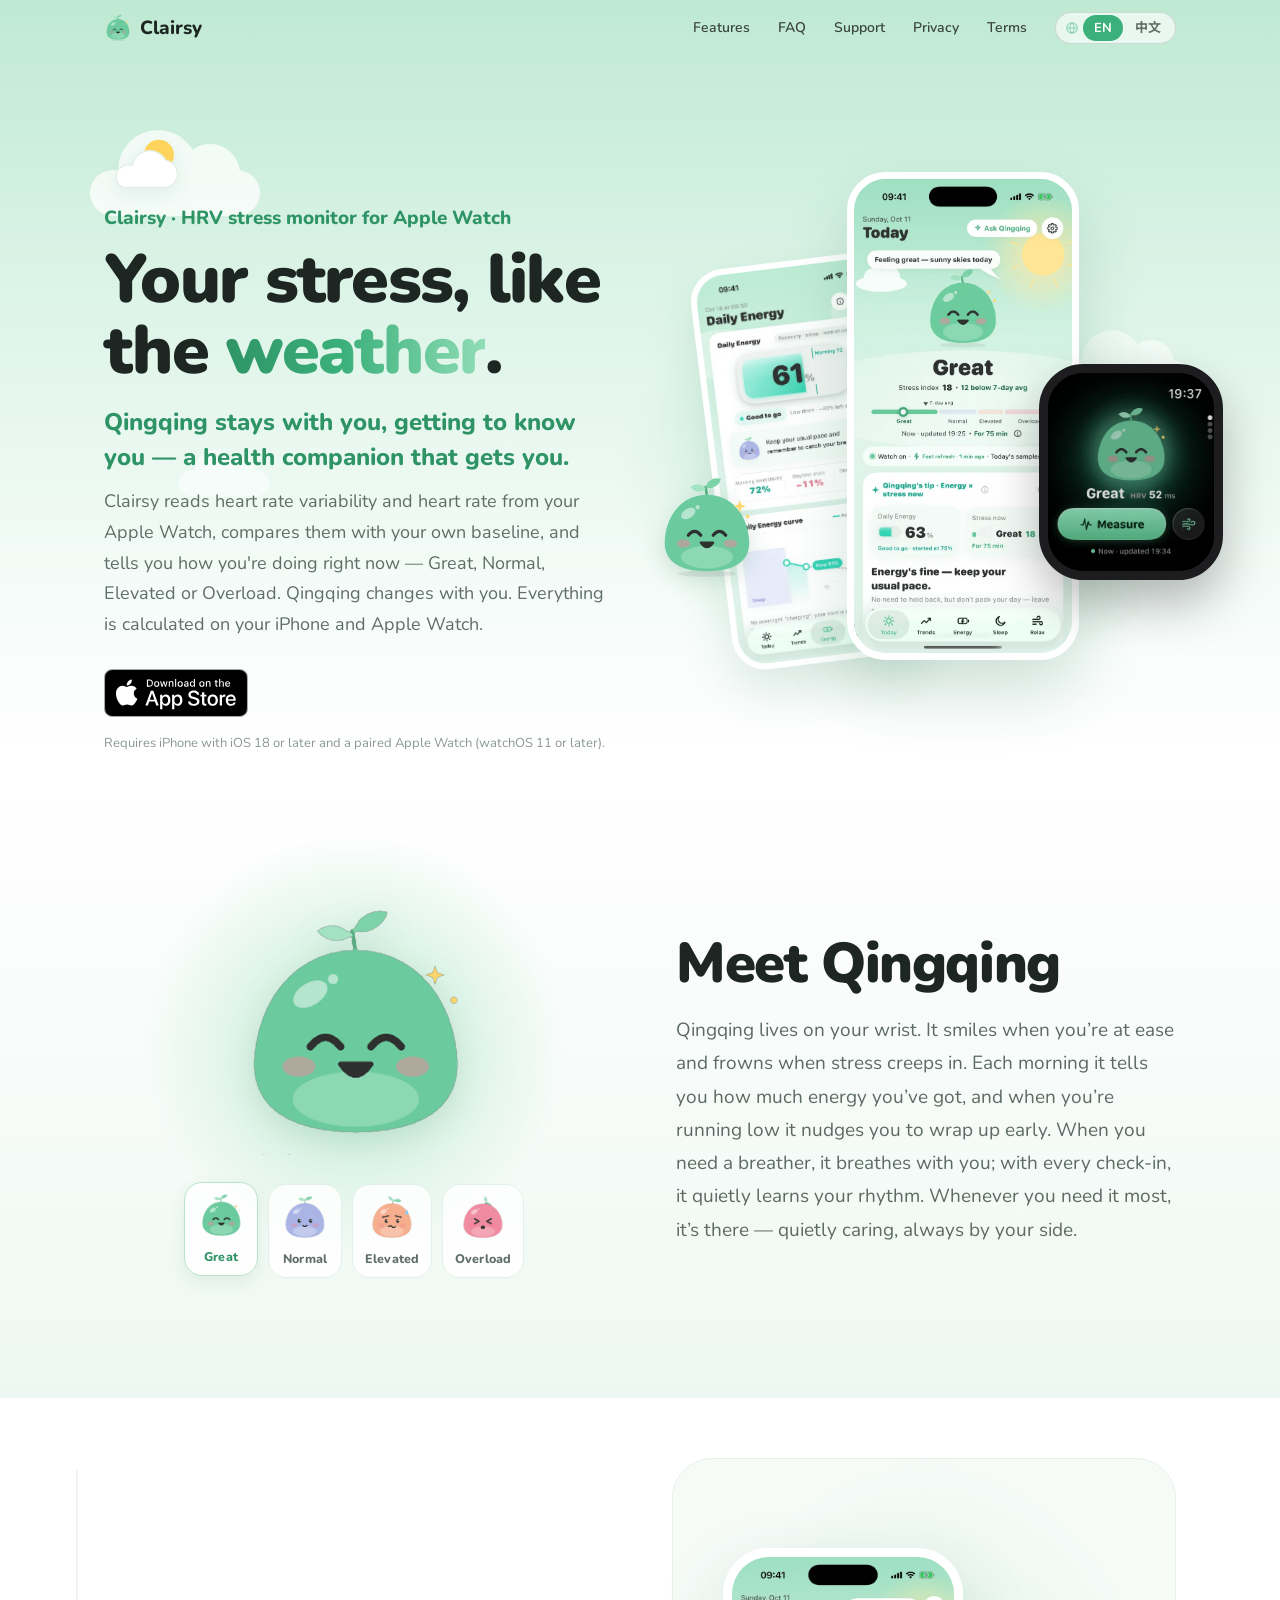
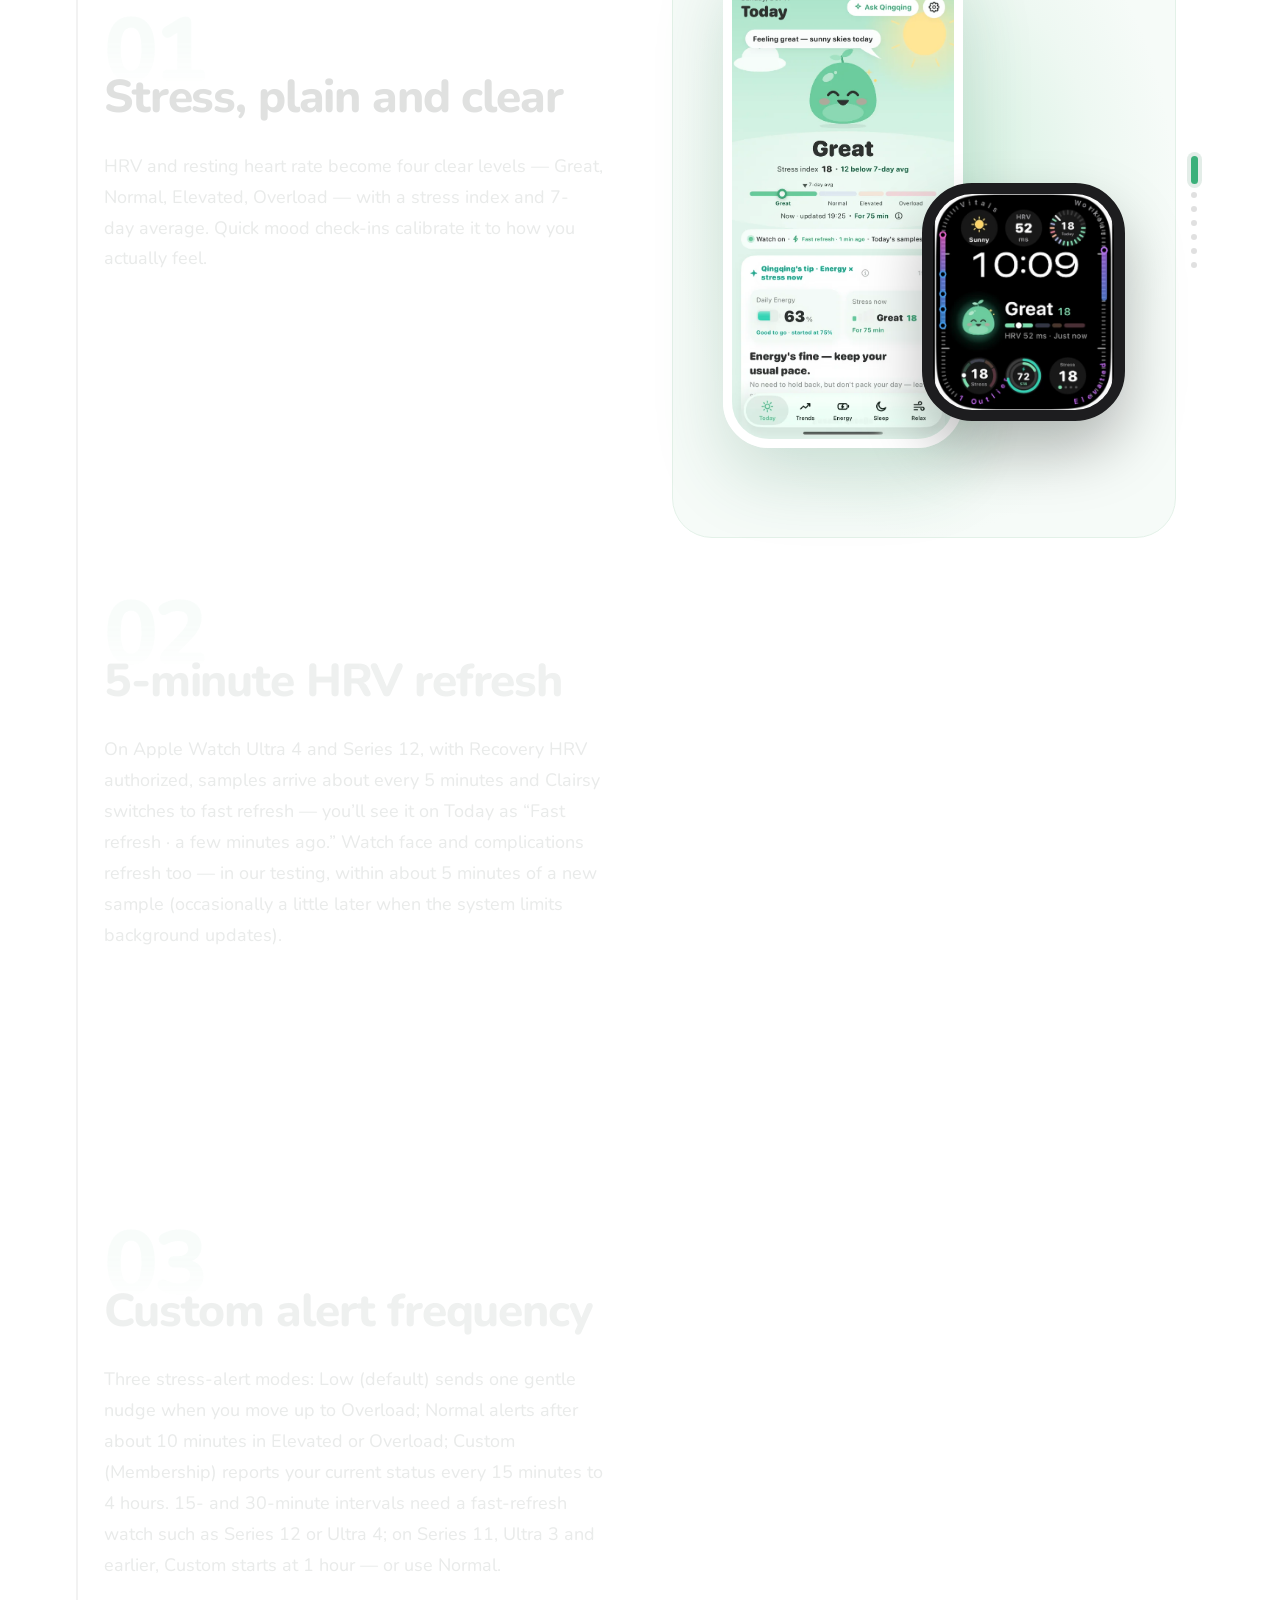
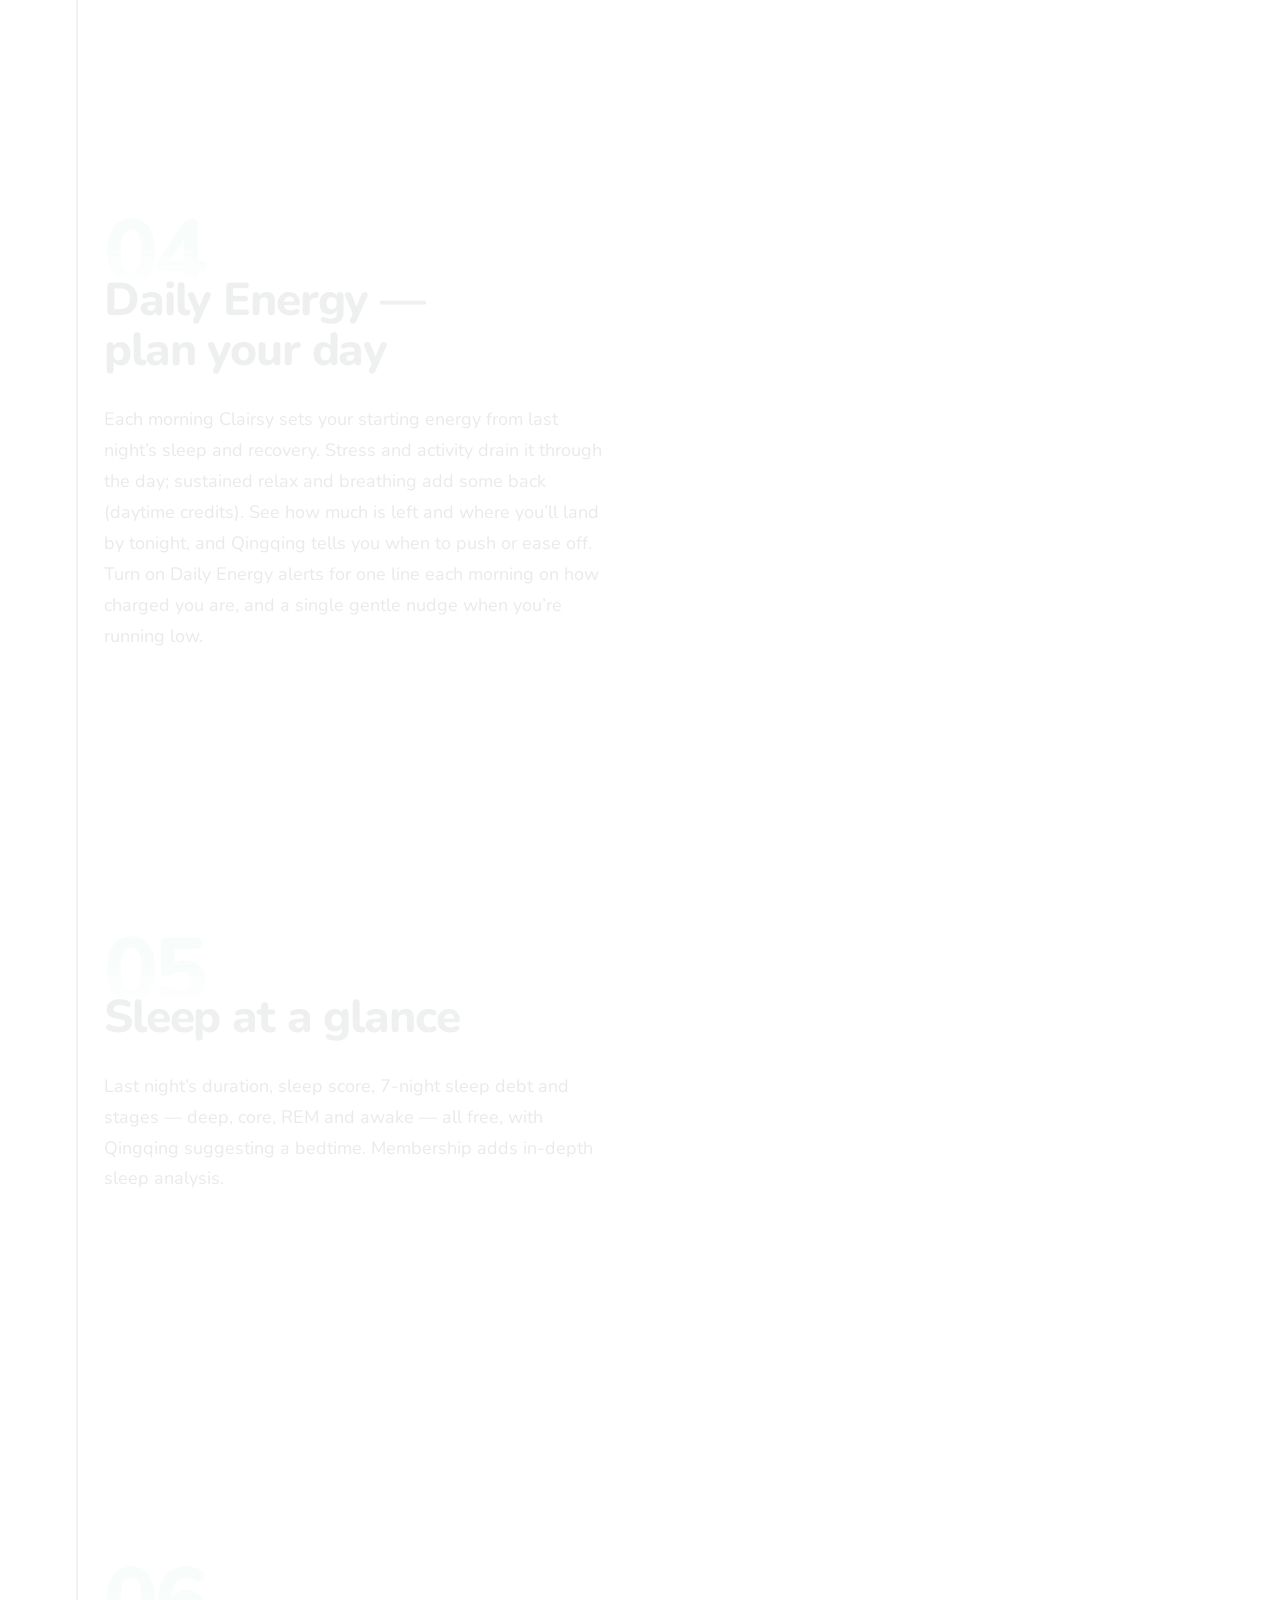
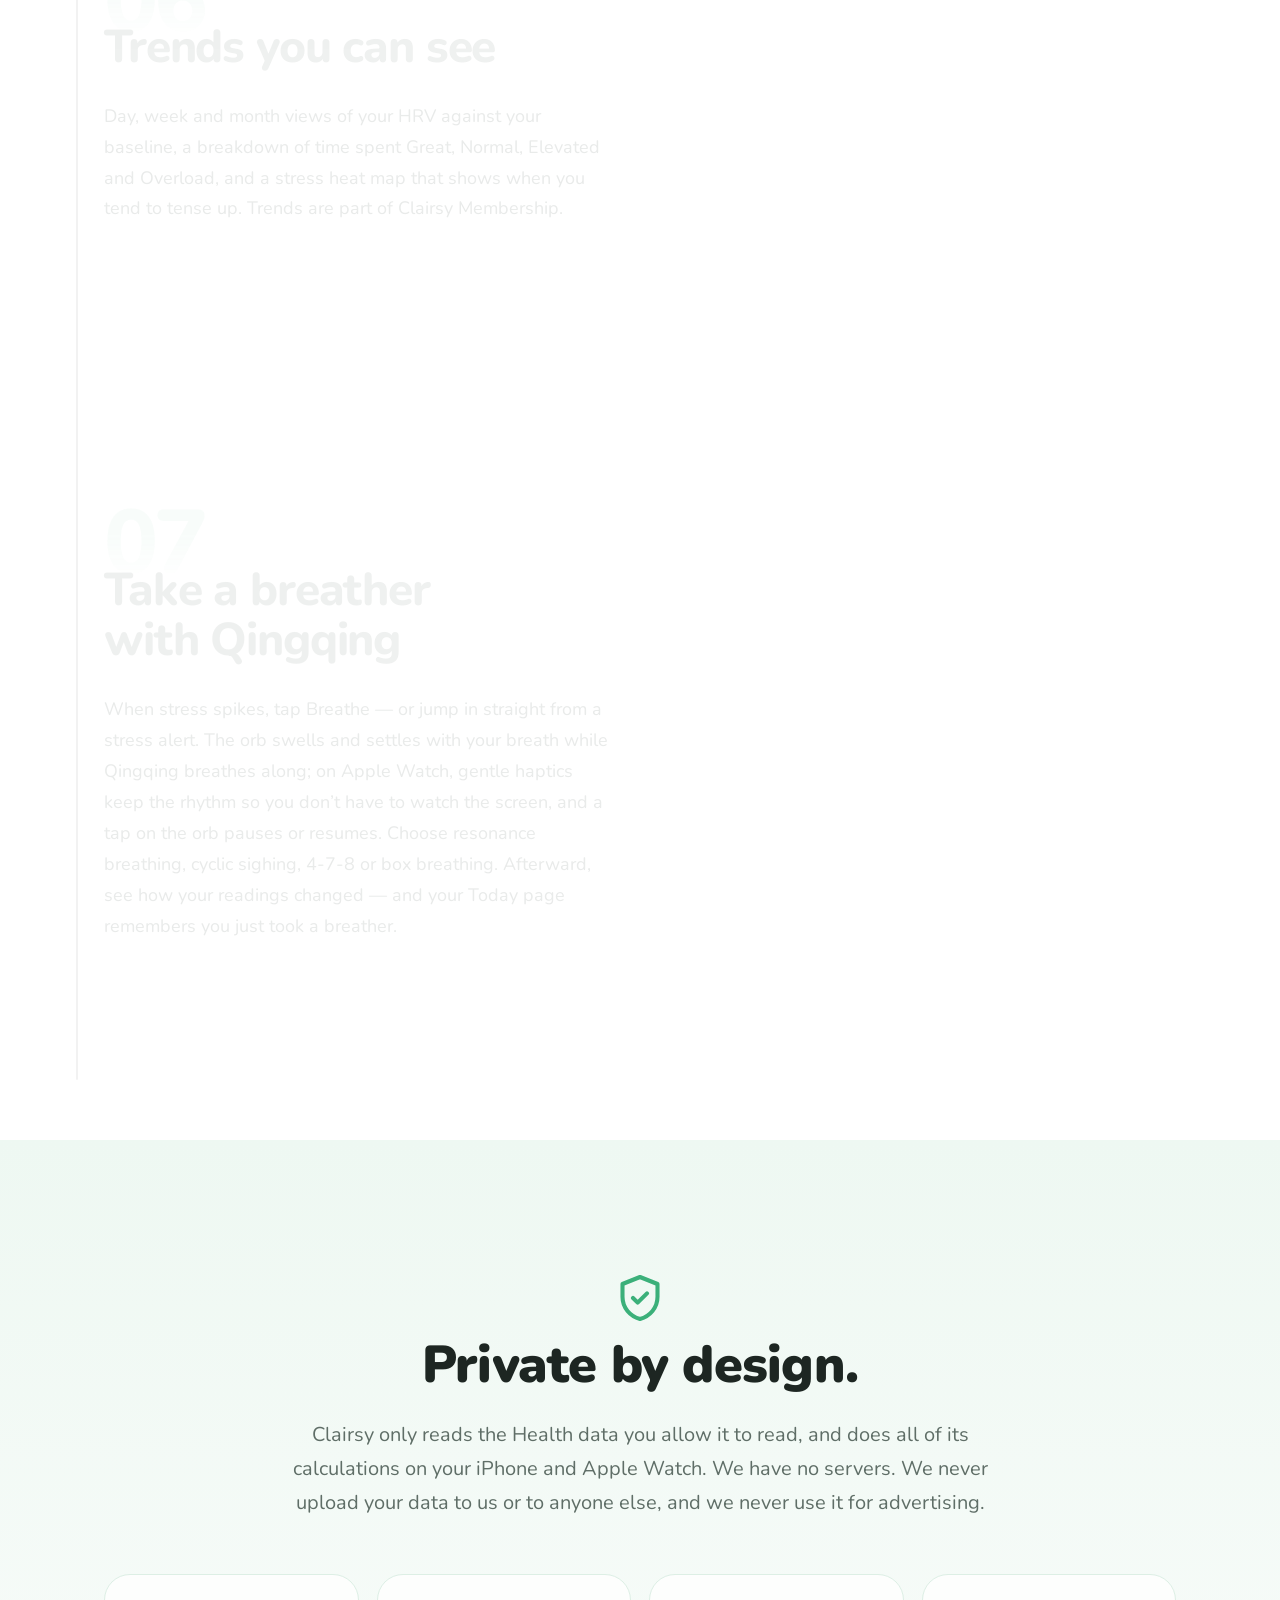
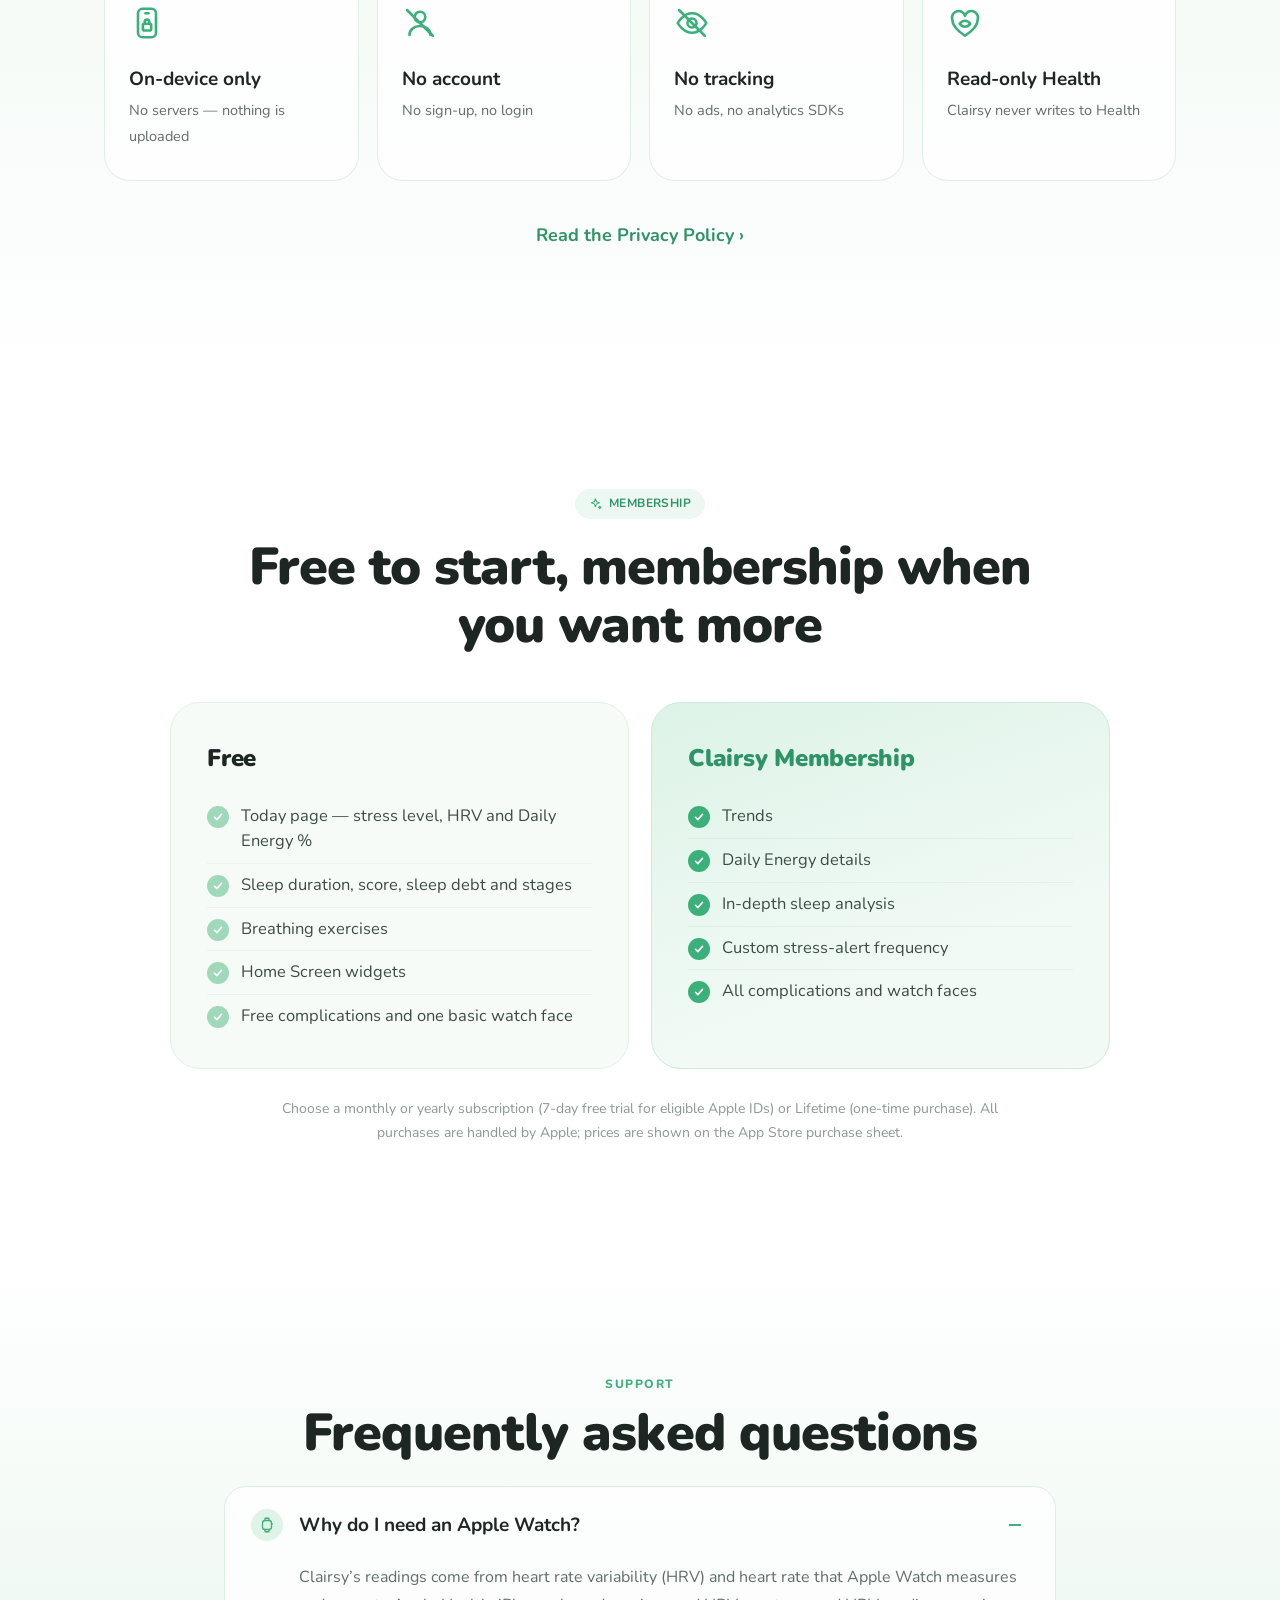
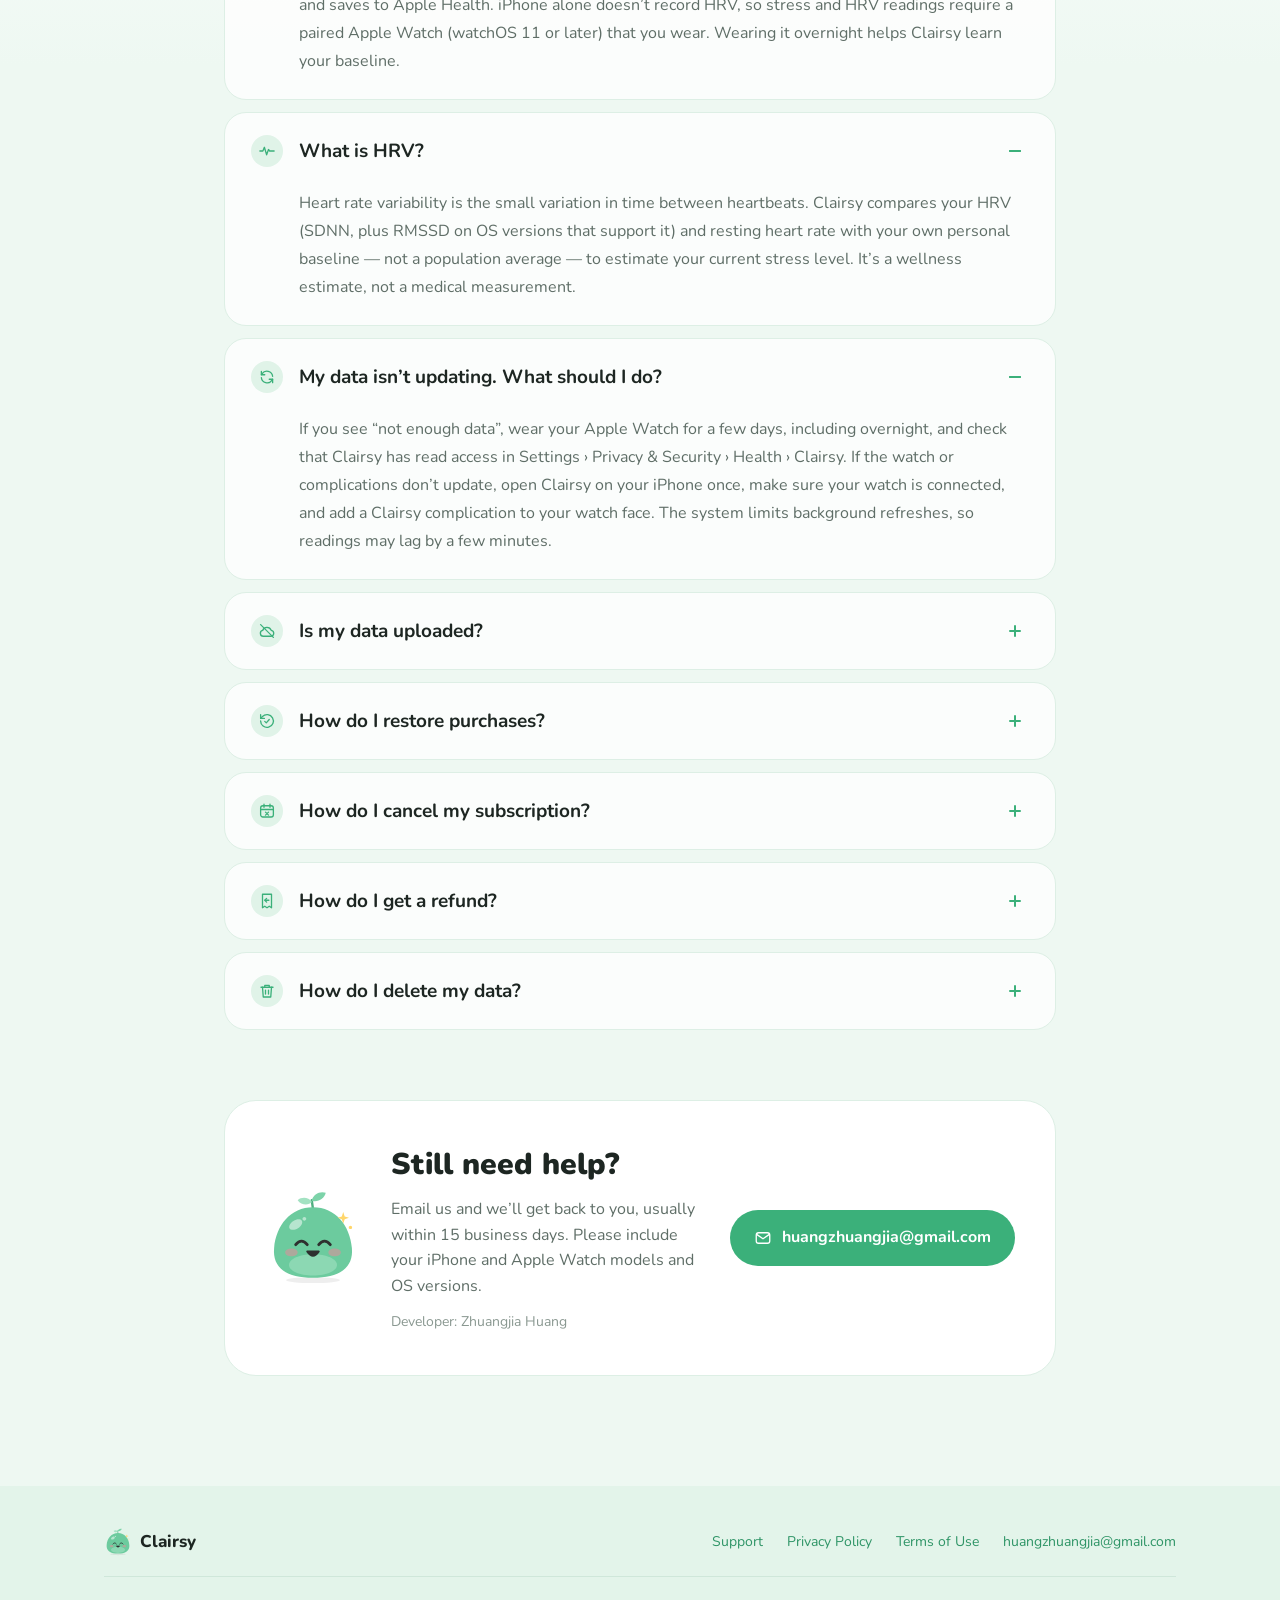
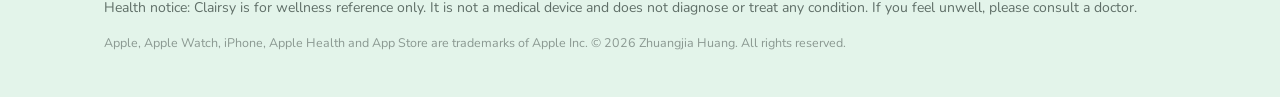
<file: index.html>
<!doctype html><html lang="en"><head><meta charset="utf-8"><meta name="viewport" content="width=device-width,initial-scale=1"><title>Clairsy</title>
<link rel="alternate" hreflang="en" href="en/"><link rel="alternate" hreflang="zh-Hans" href="zh/">
<script>(function(){var l;try{l=localStorage.getItem('clairsy-lang')}catch(e){}
if(l!=='en'&&l!=='zh'){l=/^zh/i.test(navigator.language||'')?'zh':'en'}
var q=new URLSearchParams(location.search).get('lang');if(q==='en'||q==='zh')l=q;
location.replace(l+'/'+location.hash)})()</script></head>
<body><p><a href="en/">English</a> · <a href="zh/">简体中文</a></p></body></html>
</file>
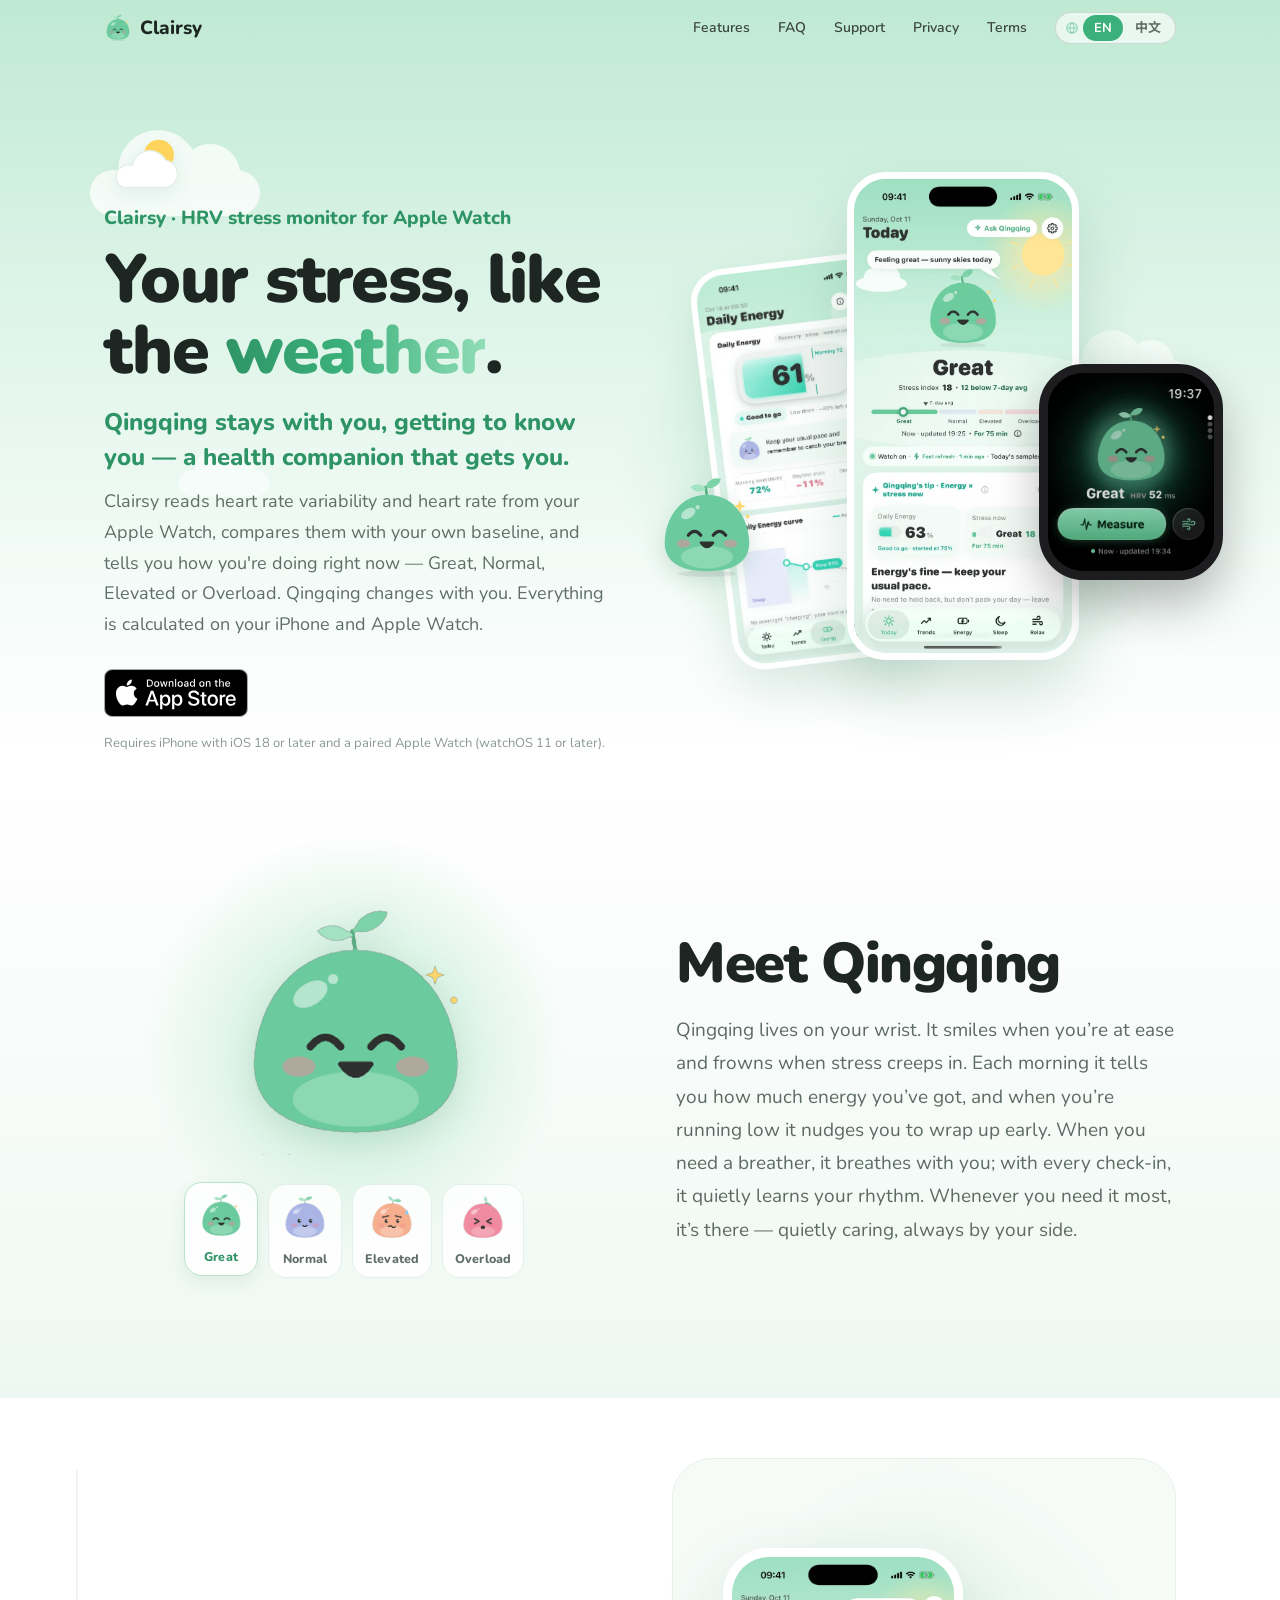
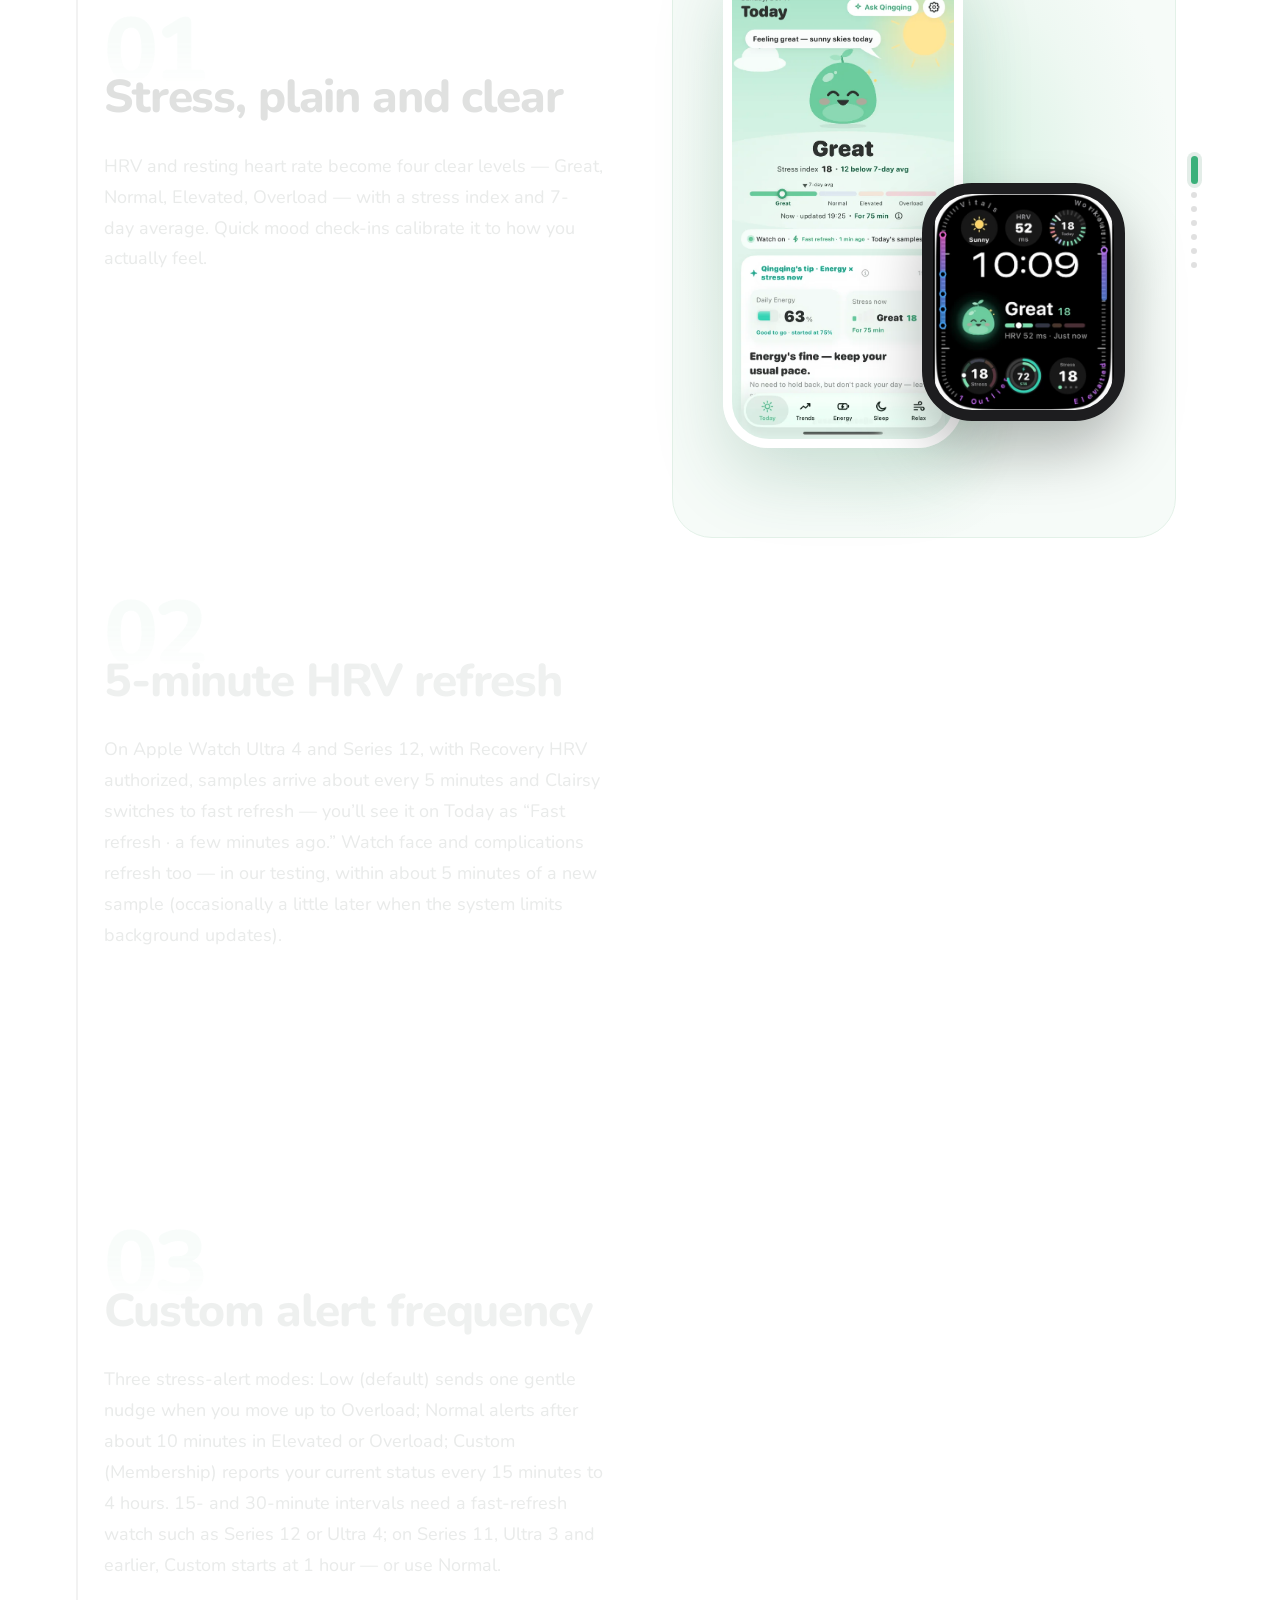
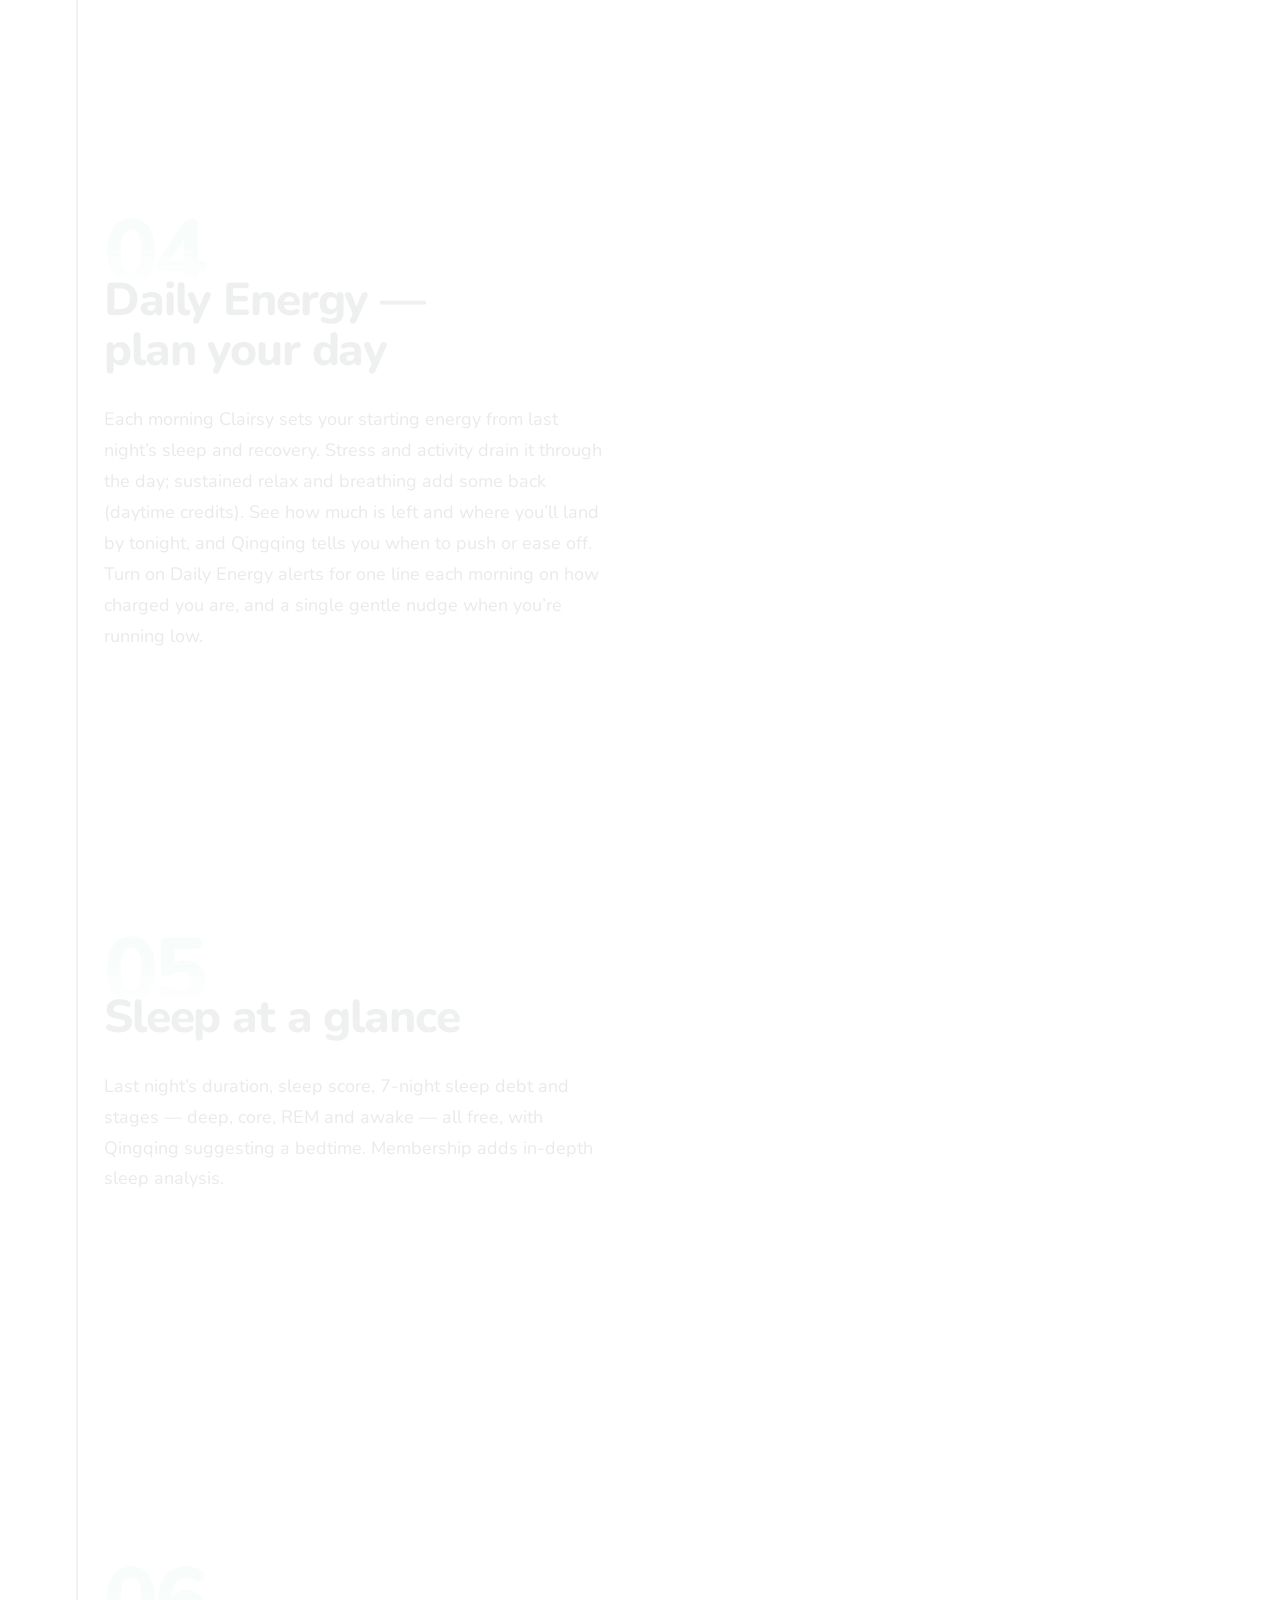
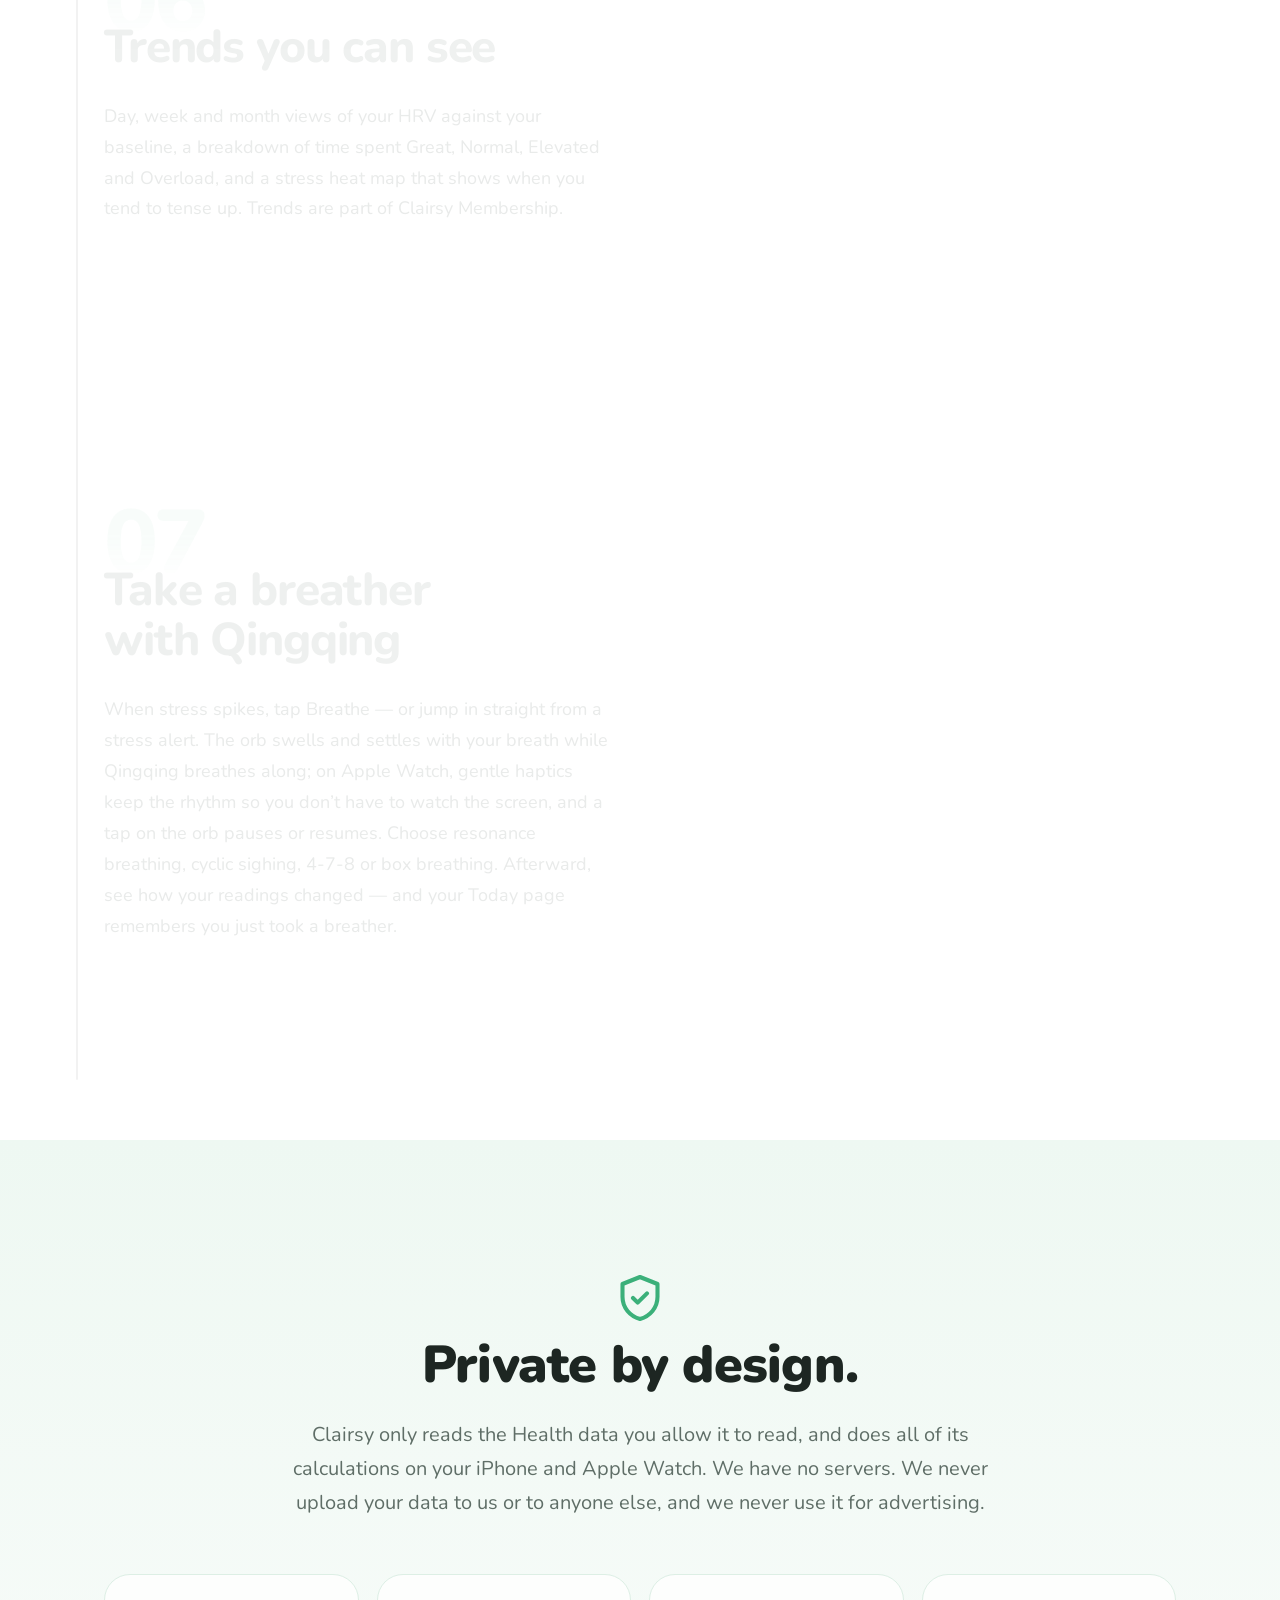
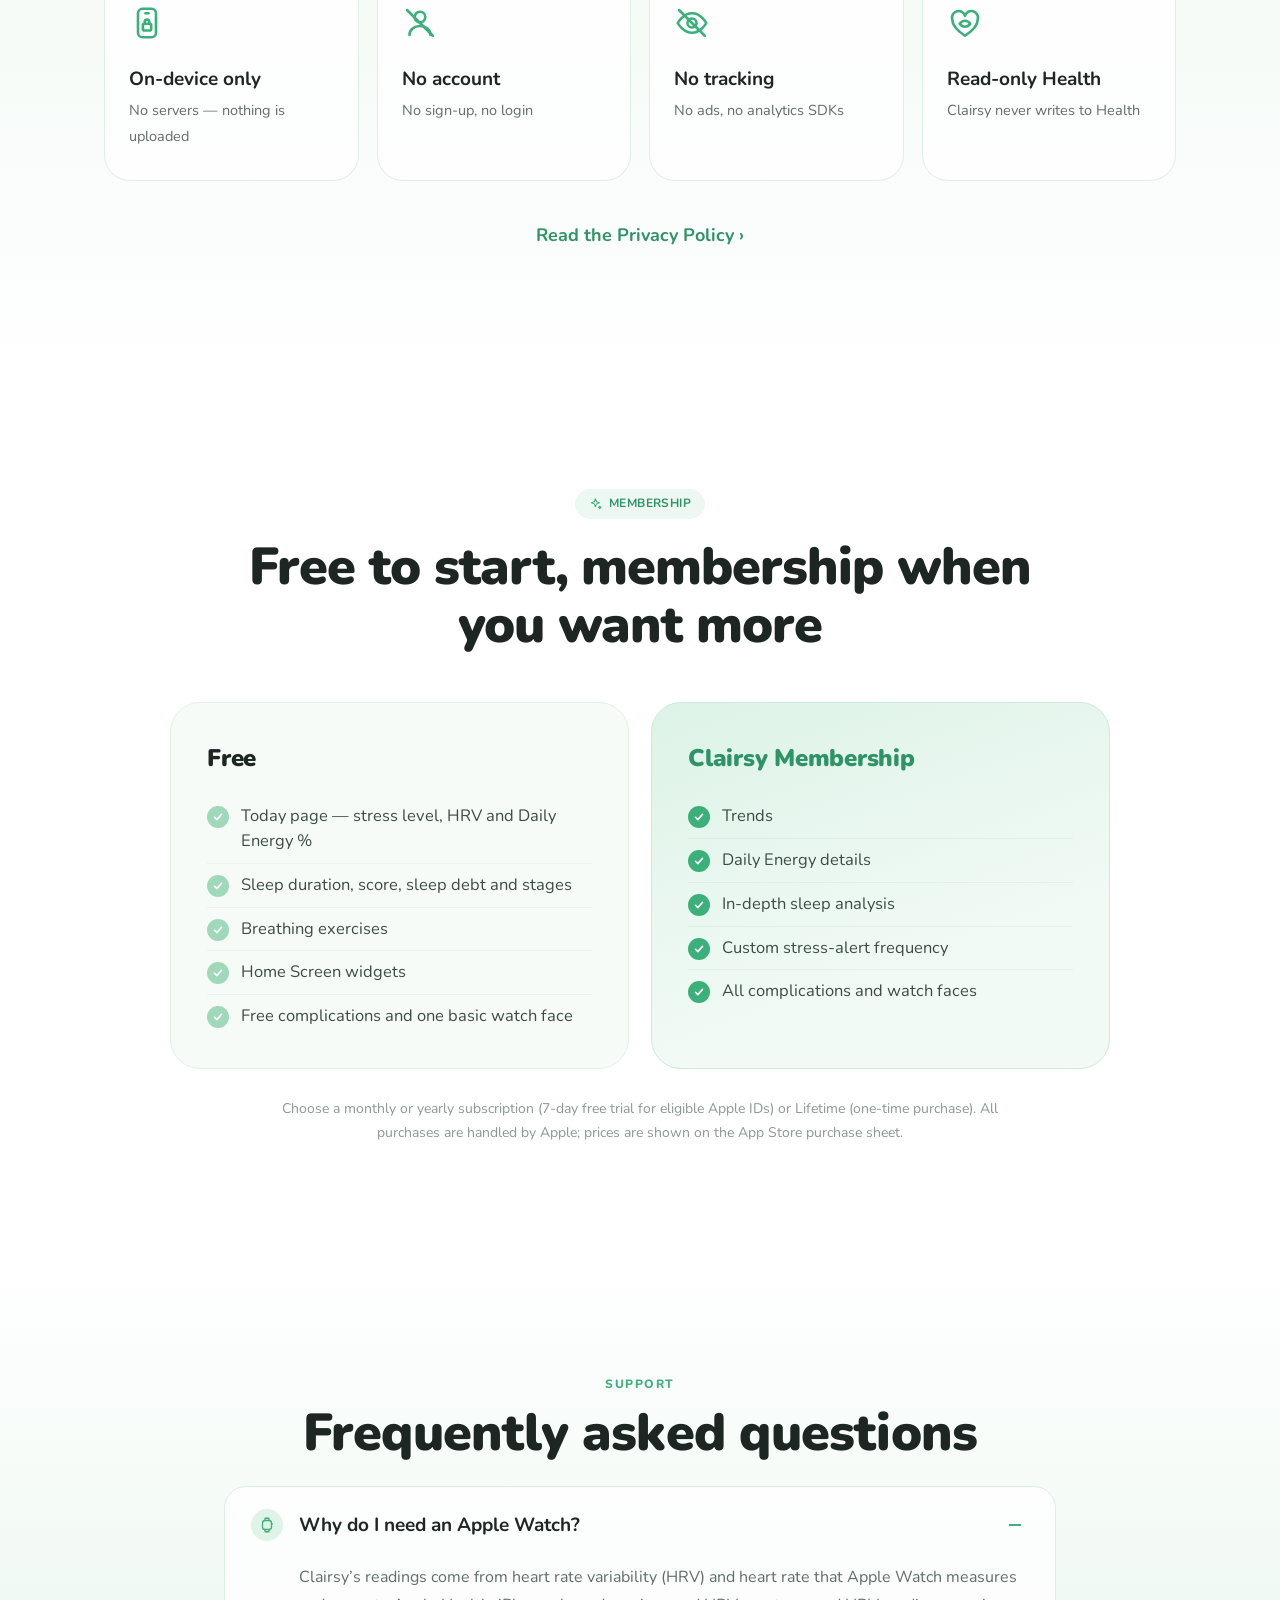
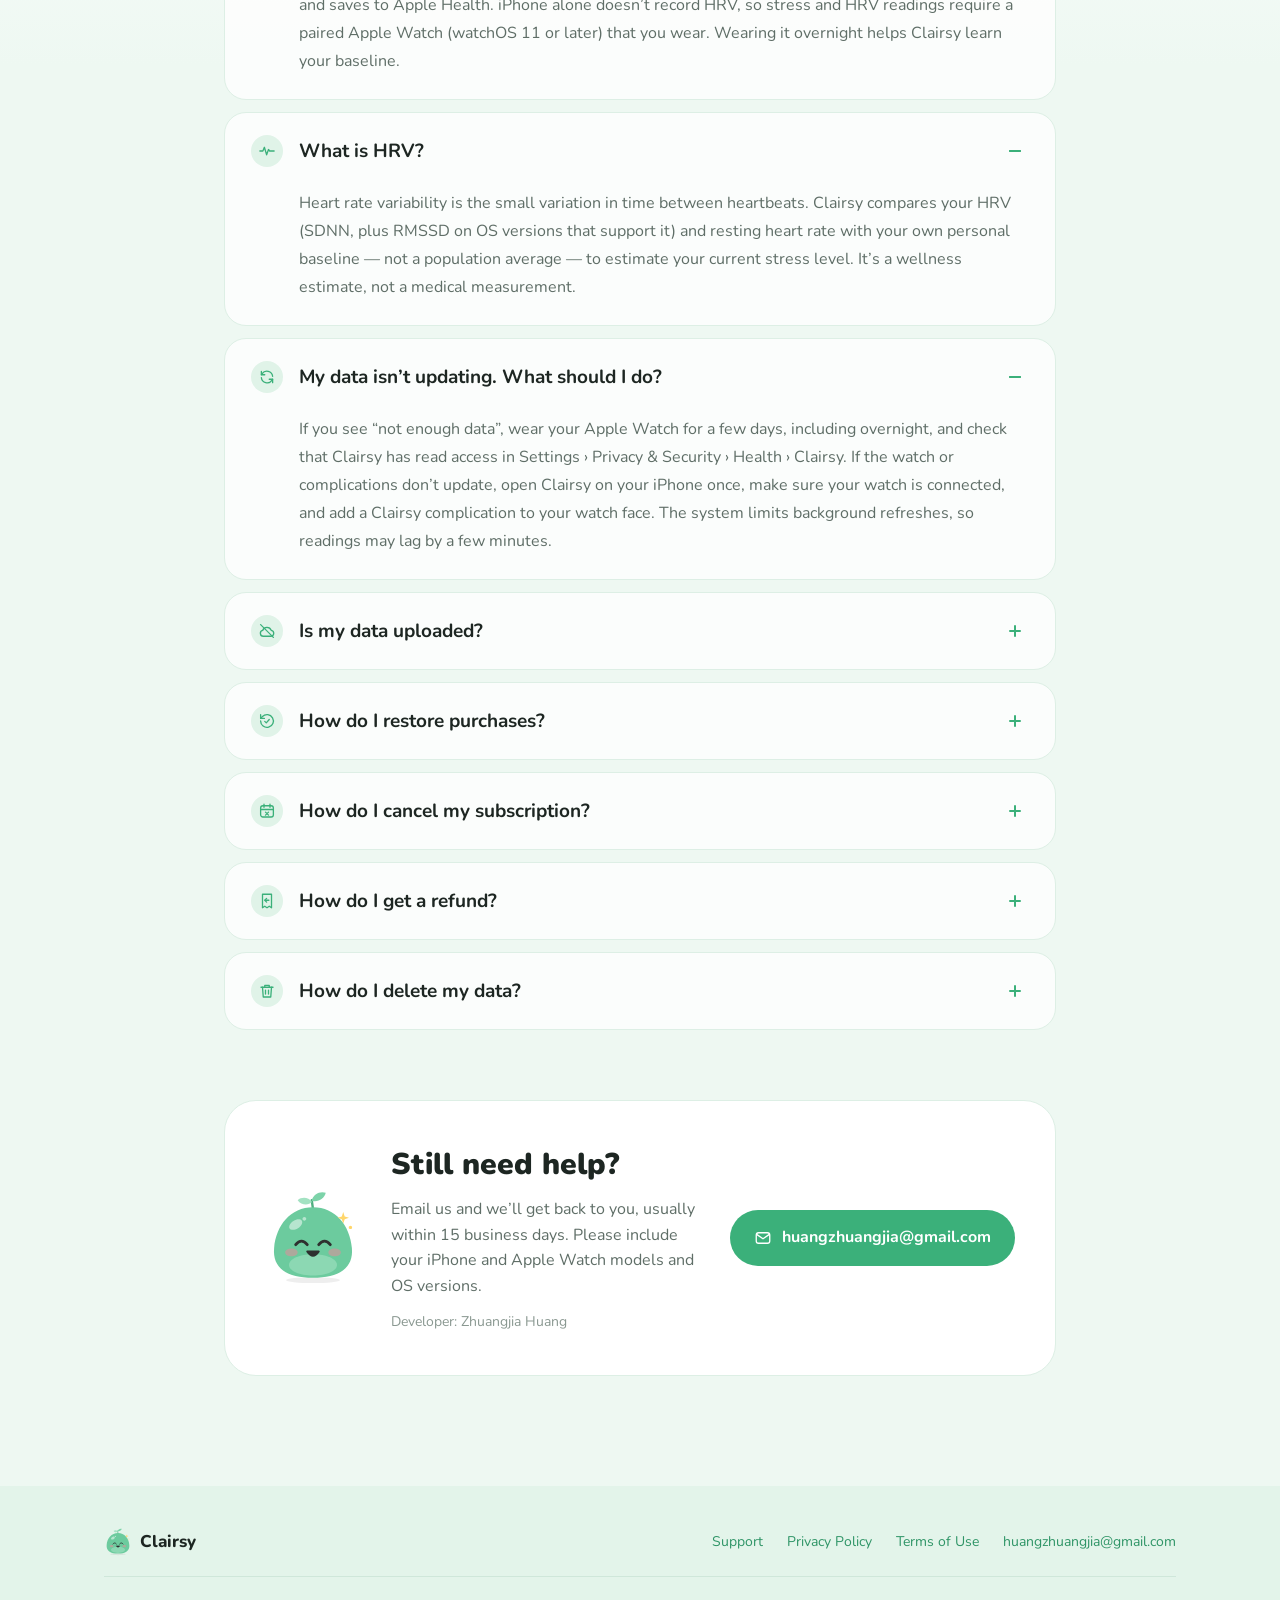
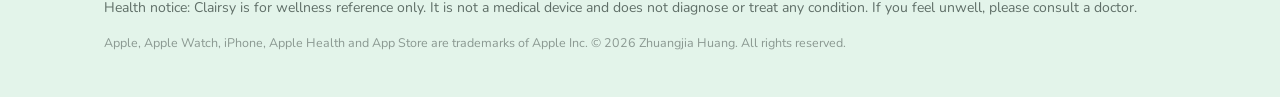
<file: en/index.html>
<!doctype html><html lang="en"><head><meta charset="utf-8"><meta name="viewport" content="width=device-width,initial-scale=1">
<title>Clairsy — Your stress, like the weather</title><meta name="description" content="Reads your Apple Watch. Compared only to you. Stress and Daily Energy, live on your wrist.">
<link rel="alternate" hreflang="en" href="../en/"><link rel="alternate" hreflang="zh-Hans" href="../zh/">
<link rel="icon" href="../assets/qingqing.svg?v=ae6b4a3a9c"><link rel="preconnect" href="https://fonts.googleapis.com"><link rel="preconnect" href="https://fonts.gstatic.com" crossorigin>
<link href="https://fonts.googleapis.com/css2?family=Nunito:wght@400;500;600;700;800;900&family=Noto+Sans+SC:wght@400;500;700;900&display=swap" rel="stylesheet">
<link rel="stylesheet" href="../assets/site.css?v=cbce4fdb87"></head><body class="home">
<header class="top"><div class="nav wrap"><a class="logo" href="./"><img src="../assets/qingqing.svg?v=ae6b4a3a9c" alt="Qingqing" width="36" height="36"><span>Clairsy</span></a>
<nav id="menu"><a href="./#features">Features</a><a href="./#faq">FAQ</a><a href="./#support">Support</a><a href="../en/privacy/">Privacy</a><a href="../en/terms/">Terms</a></nav>
<span class="lang"><img src="../assets/icons/globe.svg?v=bece35a685" alt="" aria-hidden="true"><a href="../en/" data-lang="en" class="on" lang="en">EN</a><a href="../zh/" data-lang="zh" class="" lang="zh-Hans">中文</a></span>
<button class="burger" aria-label="Menu" aria-controls="menu" aria-expanded="false"><span></span><span></span><span></span></button></div></header><main>
<section class="hero"><div class="cloud c1"></div><div class="cloud c2"></div><div class="cloud c3"></div><div class="wrap hgrid"><div class="hin">
<svg class="wx ld" style="--d:0" viewBox="0 0 64 44" aria-hidden="true"><circle cx="40" cy="16" r="11" fill="#FFD45C"/><path d="M14 40h30a10 10 0 0 0 1-19.9A13 13 0 0 0 20.5 24 8 8 0 0 0 14 40z" fill="#fff" stroke="#E3EFE8"/></svg>
<p class="eyebrow ld" style="--d:0">Clairsy · HRV stress monitor for Apple Watch</p><h1 class="ld" style="--d:1">Your stress, like the <em>weather</em>.</h1><p class="comp ld" style="--d:2">Qingqing stays with you, getting to know you — a health companion that gets you.</p><p class="lead ld" style="--d:3">Clairsy reads heart rate variability and heart rate from your Apple Watch, compares them with your own baseline, and tells you how you're doing right now — Great, Normal, Elevated or Overload. Qingqing changes with you. Everything is calculated on your iPhone and Apple Watch.</p>
<div class="cta ld" style="--d:4"><a class="appstore" href="https://apps.apple.com/"><img src="../assets/badge-en-us.svg?v=a26fc5b383" alt="Download on the App Store" height="48"></a></div>
<p class="req ld" style="--d:5">Requires iPhone with iOS 18 or later and a paired Apple Watch (watchOS 11 or later).</p></div>
<div class="hvis"><div class="stage ld" style="--d:5"><div class="glow"></div>
<div class="dev p1" data-px="-0.06"><img src="../assets/vigor-en.webp?v=96514615fa" alt="" width="603" height="1311"></div>
<div class="dev p2" data-px="0"><img src="../assets/today-en.webp?v=0098471fe0" alt="Clairsy Today" width="603" height="1311"></div>
<div class="dev wt" data-px="0.08"><img src="../assets/watch-en.webp?v=d67c154252" alt="Clairsy on Apple Watch" width="416" height="496"></div>
<img class="mas" src="../assets/qingqing.svg?v=ae6b4a3a9c" alt="" width="135" height="135"></div></div></div></section>
<section id="qingqing" class="meet"><div class="wrap"><div class="meetcard reveal">
<div class="meetvis"><div class="meet-stage" aria-hidden="true"><img class="meet-face on" data-mood="chill" src="../assets/moods/chill.png?v=1ec6799918" alt="" width="220" height="220" loading="lazy"><img class="meet-face" data-mood="steady" src="../assets/moods/steady.png?v=08b04779e4" alt="" width="220" height="220" loading="lazy"><img class="meet-face" data-mood="tense" src="../assets/moods/tense.png?v=b3b451586a" alt="" width="220" height="220" loading="lazy"><img class="meet-face" data-mood="stressed" src="../assets/moods/stressed.png?v=03b7959c35" alt="" width="220" height="220" loading="lazy"></div>
<div class="moods" role="group" aria-label="Meet Qingqing"><button type="button" class="mood on" data-mood="chill" aria-pressed="true"><img src="../assets/moods/chill.png?v=1ec6799918" alt="" width="56" height="56" loading="lazy"><span>Great</span></button><button type="button" class="mood" data-mood="steady" aria-pressed="false"><img src="../assets/moods/steady.png?v=08b04779e4" alt="" width="56" height="56" loading="lazy"><span>Normal</span></button><button type="button" class="mood" data-mood="tense" aria-pressed="false"><img src="../assets/moods/tense.png?v=b3b451586a" alt="" width="56" height="56" loading="lazy"><span>Elevated</span></button><button type="button" class="mood" data-mood="stressed" aria-pressed="false"><img src="../assets/moods/stressed.png?v=03b7959c35" alt="" width="56" height="56" loading="lazy"><span>Overload</span></button></div></div>
<div class="meettxt"><h2>Meet Qingqing</h2><p>Qingqing lives on your wrist. It smiles when you’re at ease and frowns when stress creeps in. Each morning it tells you how much energy you’ve got, and when you’re running low it nudges you to wrap up early. When you need a breather, it breathes with you; with every check-in, it quietly learns your rhythm. Whenever you need it most, it’s there — quietly caring, always by your side.</p></div>
</div></div></section>
<section id="features" class="feat"><div class="wrap sgrid"><div class="steps"><div class="rail" aria-hidden="true"><i></i></div><div class="step reveal" data-step="0"><div class="stept"><span class="n" aria-hidden="true">01</span><h3>Stress, plain and clear</h3></div><p>HRV and resting heart rate become four clear levels — Great, Normal, Elevated, Overload — with a stress index and 7-day average. Quick mood check-ins calibrate it to how you actually feel.</p><div class="inl"><div class="duo"><div class="ph"><img src="../assets/today-en.webp?v=0098471fe0" alt="Clairsy Today" width="603" height="1311" loading="lazy"></div><div class="wa"><img src="../assets/watch-ultra-en.webp?v=8417fa780b" alt="Clairsy Status Gauge face on Apple Watch Ultra" width="416" height="496" loading="lazy"></div></div></div></div><div class="step reveal" data-step="1"><div class="stept"><span class="n" aria-hidden="true">02</span><h3>5-minute HRV refresh</h3></div><p>On Apple Watch Ultra 4 and Series 12, with Recovery HRV authorized, samples arrive about every 5 minutes and Clairsy switches to fast refresh — you’ll see it on Today as “Fast refresh · a few minutes ago.” Watch face and complications refresh too — in our testing, within about 5 minutes of a new sample (occasionally a little later when the system limits background updates).</p><div class="inl"><div class="duo"><div class="ph"><img src="../assets/hrv-en.webp?v=711db39cfe" alt="Today · Fast refresh" width="603" height="1311" loading="lazy"></div><div class="wa"><img src="../assets/watch-status-en.webp?v=80fe1e797e" alt="Clairsy on Apple Watch" width="416" height="496" loading="lazy"></div></div></div></div><div class="step reveal" data-step="2"><div class="stept"><span class="n" aria-hidden="true">03</span><h3>Custom alert frequency</h3></div><p>Three stress-alert modes: Low (default) sends one gentle nudge when you move up to Overload; Normal alerts after about 10 minutes in Elevated or Overload; Custom (Membership) reports your current status every 15 minutes to 4 hours. 15- and 30-minute intervals need a fast-refresh watch such as Series 12 or Ultra 4; on Series 11, Ultra 3 and earlier, Custom starts at 1 hour — or use Normal.</p><div class="inl"><div class="duo"><div class="ph"><img src="../assets/alerts-en.webp?v=3b4e01b3a4" alt="Stress alerts" width="603" height="1311" loading="lazy"></div><div class="wa"><img src="../assets/watch-alert-en.webp?v=2d64670a13" alt="Clairsy stress alert on Apple Watch" width="416" height="496" loading="lazy"></div></div></div></div><div class="step reveal" data-step="3"><div class="stept"><span class="n" aria-hidden="true">04</span><h3>Daily Energy — plan your day</h3></div><p>Each morning Clairsy sets your starting energy from last night’s sleep and recovery. Stress and activity drain it through the day; sustained relax and breathing add some back (daytime credits). See how much is left and where you’ll land by tonight, and Qingqing tells you when to push or ease off. Turn on Daily Energy alerts for one line each morning on how charged you are, and a single gentle nudge when you’re running low.</p><div class="inl"><div class="duo"><div class="ph"><img src="../assets/vigor-en.webp?v=96514615fa" alt="Daily Energy" width="603" height="1311" loading="lazy"></div><div class="wa"><img src="../assets/watch-vigor-en.webp?v=c22f17e995" alt="Daily Energy on Apple Watch" width="416" height="496" loading="lazy"></div></div></div></div><div class="step reveal" data-step="4"><div class="stept"><span class="n" aria-hidden="true">05</span><h3>Sleep at a glance</h3></div><p>Last night’s duration, sleep score, 7-night sleep debt and stages — deep, core, REM and awake — all free, with Qingqing suggesting a bedtime. Membership adds in-depth sleep analysis.</p><div class="inl"><div class="ph"><img src="../assets/sleep-en.webp?v=5c2634cd5b" alt="Sleep" width="603" height="1311" loading="lazy"></div></div></div><div class="step reveal" data-step="5"><div class="stept"><span class="n" aria-hidden="true">06</span><h3>Trends you can see</h3></div><p>Day, week and month views of your HRV against your baseline, a breakdown of time spent Great, Normal, Elevated and Overload, and a stress heat map that shows when you tend to tense up. Trends are part of Clairsy Membership.</p><div class="inl"><div class="duo"><div class="ph"><img src="../assets/trends-en.webp?v=e3e7e69584" alt="Trends" width="603" height="1311" loading="lazy"></div><div class="wa"><img src="../assets/watch-today-en.webp?v=192cea627f" alt="Today’s stress timeline on Apple Watch" width="416" height="496" loading="lazy"></div></div></div></div><div class="step reveal" data-step="6"><div class="stept"><span class="n" aria-hidden="true">07</span><h3>Take a breather with Qingqing</h3></div><p>When stress spikes, tap Breathe — or jump in straight from a stress alert. The orb swells and settles with your breath while Qingqing breathes along; on Apple Watch, gentle haptics keep the rhythm so you don’t have to watch the screen, and a tap on the orb pauses or resumes. Choose resonance breathing, cyclic sighing, 4-7-8 or box breathing. Afterward, see how your readings changed — and your Today page remembers you just took a breather.</p><div class="inl"><div class="duo"><div class="ph"><img src="../assets/breath-en.webp?v=dd0da5266d" alt="Breathing exercise" width="603" height="1311" loading="lazy"></div><div class="wa"><img src="../assets/watch-breath-en.webp?v=02ed8562ae" alt="Breathe on Apple Watch" width="416" height="496" loading="lazy"></div></div></div></div></div><div class="sticky"><div class="devbox"><div class="frame on" data-frame="0"><div class="duo"><div class="ph"><img src="../assets/today-en.webp?v=0098471fe0" alt="Clairsy Today" width="603" height="1311" loading="lazy"></div><div class="wa"><img src="../assets/watch-ultra-en.webp?v=8417fa780b" alt="Clairsy Status Gauge face on Apple Watch Ultra" width="416" height="496" loading="lazy"></div></div></div><div class="frame" data-frame="1"><div class="duo"><div class="ph"><img src="../assets/hrv-en.webp?v=711db39cfe" alt="Today · Fast refresh" width="603" height="1311" loading="lazy"></div><div class="wa"><img src="../assets/watch-status-en.webp?v=80fe1e797e" alt="Clairsy on Apple Watch" width="416" height="496" loading="lazy"></div></div></div><div class="frame" data-frame="2"><div class="duo"><div class="ph"><img src="../assets/alerts-en.webp?v=3b4e01b3a4" alt="Stress alerts" width="603" height="1311" loading="lazy"></div><div class="wa"><img src="../assets/watch-alert-en.webp?v=2d64670a13" alt="Clairsy stress alert on Apple Watch" width="416" height="496" loading="lazy"></div></div></div><div class="frame" data-frame="3"><div class="duo"><div class="ph"><img src="../assets/vigor-en.webp?v=96514615fa" alt="Daily Energy" width="603" height="1311" loading="lazy"></div><div class="wa"><img src="../assets/watch-vigor-en.webp?v=c22f17e995" alt="Daily Energy on Apple Watch" width="416" height="496" loading="lazy"></div></div></div><div class="frame" data-frame="4"><div class="ph"><img src="../assets/sleep-en.webp?v=5c2634cd5b" alt="Sleep" width="603" height="1311" loading="lazy"></div></div><div class="frame" data-frame="5"><div class="duo"><div class="ph"><img src="../assets/trends-en.webp?v=e3e7e69584" alt="Trends" width="603" height="1311" loading="lazy"></div><div class="wa"><img src="../assets/watch-today-en.webp?v=192cea627f" alt="Today’s stress timeline on Apple Watch" width="416" height="496" loading="lazy"></div></div></div><div class="frame" data-frame="6"><div class="duo"><div class="ph"><img src="../assets/breath-en.webp?v=dd0da5266d" alt="Breathing exercise" width="603" height="1311" loading="lazy"></div><div class="wa"><img src="../assets/watch-breath-en.webp?v=02ed8562ae" alt="Breathe on Apple Watch" width="416" height="496" loading="lazy"></div></div></div></div><div class="dots" aria-hidden="true"><i class="on"></i><i class=""></i><i class=""></i><i class=""></i><i class=""></i><i class=""></i><i class=""></i></div></div></div></section>
<section id="privacy" class="priv"><div class="wrap"><img class="shield reveal" src="../assets/icons/in-short-shield.svg?v=a273304543" alt="" width="56" height="56"><h2 class="reveal">Private by design.</h2><p class="lede reveal">Clairsy only reads the Health data you allow it to read, and does all of its calculations on your iPhone and Apple Watch. We have no servers. We never upload your data to us or to anyone else, and we never use it for advertising.</p>
<div class="tiles"><div class="tile reveal"><img class="ti" src="../assets/icons/on-device.svg?v=f5730aa8c3" alt="" aria-hidden="true"><b>On-device only</b><small>No servers — nothing is uploaded</small></div><div class="tile reveal"><img class="ti" src="../assets/icons/no-account.svg?v=5d09475955" alt="" aria-hidden="true"><b>No account</b><small>No sign-up, no login</small></div><div class="tile reveal"><img class="ti" src="../assets/icons/no-tracking.svg?v=b4618fe82b" alt="" aria-hidden="true"><b>No tracking</b><small>No ads, no analytics SDKs</small></div><div class="tile reveal"><img class="ti" src="../assets/icons/read-only-health.svg?v=f1765cbfee" alt="" aria-hidden="true"><b>Read-only Health</b><small>Clairsy never writes to Health</small></div></div><p class="plink reveal"><a href="privacy/">Read the Privacy Policy ›</a></p></div></section>
<section class="mem"><div class="wrap"><div class="memhead reveal"><span class="mpill"><img class="ic xs" src="../assets/icons/membership.svg?v=d99b7184ce" alt="" aria-hidden="true">MEMBERSHIP</span><h2>Free to start, membership when you want more</h2></div>
<div class="mcols"><div class="mcol reveal"><h3>Free</h3><ul><li>Today page — stress level, HRV and Daily Energy %</li><li>Sleep duration, score, sleep debt and stages</li><li>Breathing exercises</li><li>Home Screen widgets</li><li>Free complications and one basic watch face</li></ul></div>
<div class="mcol pro reveal"><h3>Clairsy Membership</h3><ul><li>Trends</li><li>Daily Energy details</li><li>In-depth sleep analysis</li><li>Custom stress-alert frequency</li><li>All complications and watch faces</li></ul></div></div>
<p class="mnote reveal">Choose a monthly or yearly subscription (7-day free trial for eligible Apple IDs) or Lifetime (one-time purchase). All purchases are handled by Apple; prices are shown on the App Store purchase sheet.</p></div></section>
<section id="faq" class="faqsec"><div class="wrap narrow"><p class="kick reveal">SUPPORT</p><h2 class="reveal">Frequently asked questions</h2><div class="faq"><details open><summary><span class="ib sm"><img class="ic" src="../assets/icons/watch.svg?v=00e9944bad" alt="" aria-hidden="true"></span><span class="q">Why do I need an Apple Watch?</span><span class="pm" aria-hidden="true"></span></summary><div class="ans"><div><p>Clairsy’s readings come from heart rate variability (HRV) and heart rate that Apple Watch measures and saves to Apple Health. iPhone alone doesn’t record HRV, so stress and HRV readings require a paired Apple Watch (watchOS 11 or later) that you wear. Wearing it overnight helps Clairsy learn your baseline.</p></div></div></details><details open><summary><span class="ib sm"><img class="ic" src="../assets/icons/hrv.svg?v=28c41bbc8c" alt="" aria-hidden="true"></span><span class="q">What is HRV?</span><span class="pm" aria-hidden="true"></span></summary><div class="ans"><div><p>Heart rate variability is the small variation in time between heartbeats. Clairsy compares your HRV (SDNN, plus RMSSD on OS versions that support it) and resting heart rate with your own personal baseline — not a population average — to estimate your current stress level. It’s a wellness estimate, not a medical measurement.</p></div></div></details><details open><summary><span class="ib sm"><img class="ic" src="../assets/icons/refresh.svg?v=715d3aec1b" alt="" aria-hidden="true"></span><span class="q">My data isn’t updating. What should I do?</span><span class="pm" aria-hidden="true"></span></summary><div class="ans"><div><p>If you see “not enough data”, wear your Apple Watch for a few days, including overnight, and check that Clairsy has read access in Settings › Privacy &amp; Security › Health › Clairsy. If the watch or complications don’t update, open Clairsy on your iPhone once, make sure your watch is connected, and add a Clairsy complication to your watch face. The system limits background refreshes, so readings may lag by a few minutes.</p></div></div></details><details><summary><span class="ib sm"><img class="ic" src="../assets/icons/upload-off.svg?v=4e87213d85" alt="" aria-hidden="true"></span><span class="q">Is my data uploaded?</span><span class="pm" aria-hidden="true"></span></summary><div class="ans"><div><p>No. All calculations happen on your iPhone and Apple Watch. Clairsy has no servers and no accounts. See the <a href="../privacy/">Privacy Policy</a> for details.</p></div></div></details><details><summary><span class="ib sm"><img class="ic" src="../assets/icons/restore.svg?v=50e759d456" alt="" aria-hidden="true"></span><span class="q">How do I restore purchases?</span><span class="pm" aria-hidden="true"></span></summary><div class="ans"><div><p>In Clairsy, go to Settings › Membership › Restore Purchases, or tap Restore Purchases at the top right of the membership screen. Use the same Apple ID you bought with.</p></div></div></details><details><summary><span class="ib sm"><img class="ic" src="../assets/icons/cancel-subscription.svg?v=f5304333ca" alt="" aria-hidden="true"></span><span class="q">How do I cancel my subscription?</span><span class="pm" aria-hidden="true"></span></summary><div class="ans"><div><p>On your iPhone, go to Settings › [your name] › Subscriptions › Clairsy, or in Clairsy go to Settings › Membership › Manage Subscription. Cancel at least 24 hours before the current period ends to avoid renewal. See Apple’s guide: <a href="https://support.apple.com/en-us/118428">Cancel a subscription from Apple</a>.</p></div></div></details><details><summary><span class="ib sm"><img class="ic" src="../assets/icons/refund.svg?v=ec3fb7d6f2" alt="" aria-hidden="true"></span><span class="q">How do I get a refund?</span><span class="pm" aria-hidden="true"></span></summary><div class="ans"><div><p>Apple handles refunds. Visit <a href="https://reportaproblem.apple.com">reportaproblem.apple.com</a>.</p></div></div></details><details><summary><span class="ib sm"><img class="ic" src="../assets/icons/delete-data.svg?v=52093677e8" alt="" aria-hidden="true"></span><span class="q">How do I delete my data?</span><span class="pm" aria-hidden="true"></span></summary><div class="ans"><div><p>Delete Clairsy from your iPhone and Apple Watch to erase all of its local data. Clairsy never writes to Health.</p></div></div></details></div>
<div id="support" class="help reveal"><img class="hm" src="../assets/qingqing.svg?v=ae6b4a3a9c" alt="" width="96" height="96"><div class="ht"><h3>Still need help?</h3><p>Email us and we’ll get back to you, usually within 15 business days. Please include your iPhone and Apple Watch models and OS versions.</p><small>Developer: Zhuangjia Huang</small></div>
<a class="mailbtn" href="mailto:huangzhuangjia@gmail.com"><img class="ic w" src="../assets/icons/mail.svg?v=a4c314d56e" alt="" aria-hidden="true">huangzhuangjia@gmail.com</a></div></div></section></main><footer><div class="wrap"><div class="frow"><a class="logo sm" href="./"><img src="../assets/qingqing.svg?v=ae6b4a3a9c" alt="Qingqing" width="28" height="28"><span>Clairsy</span></a>
<div class="flinks"><a href="./#support">Support</a><a href="../en/privacy/">Privacy Policy</a><a href="../en/terms/">Terms of Use</a><a href="mailto:huangzhuangjia@gmail.com">huangzhuangjia@gmail.com</a></div></div>
<hr><p>Health notice: Clairsy is for wellness reference only. It is not a medical device and does not diagnose or treat any condition. If you feel unwell, please consult a doctor.</p><p class="tm">Apple, Apple Watch, iPhone, Apple Health and App Store are trademarks of Apple Inc. © 2026 Zhuangjia Huang. All rights reserved.</p></div></footer><script src="../assets/lang.js?v=40451cd3ef"></script></body></html>
</file>
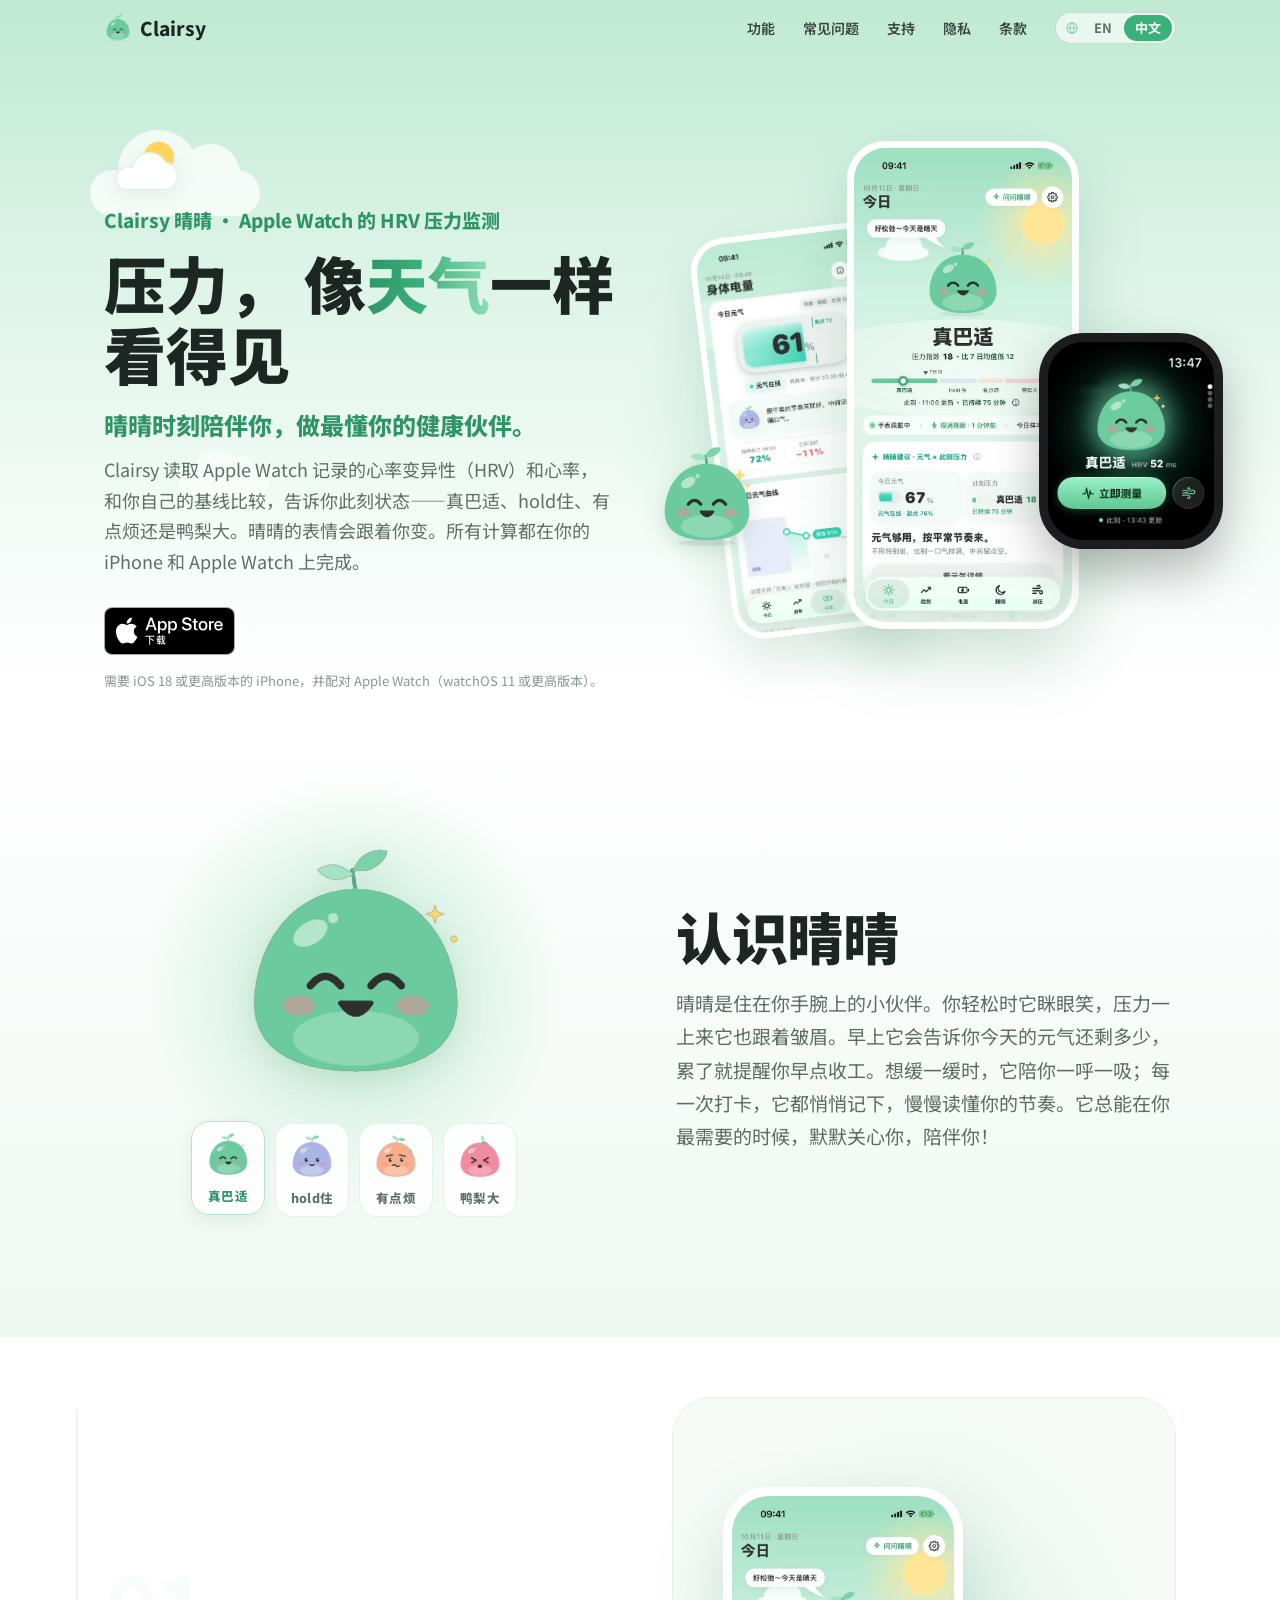
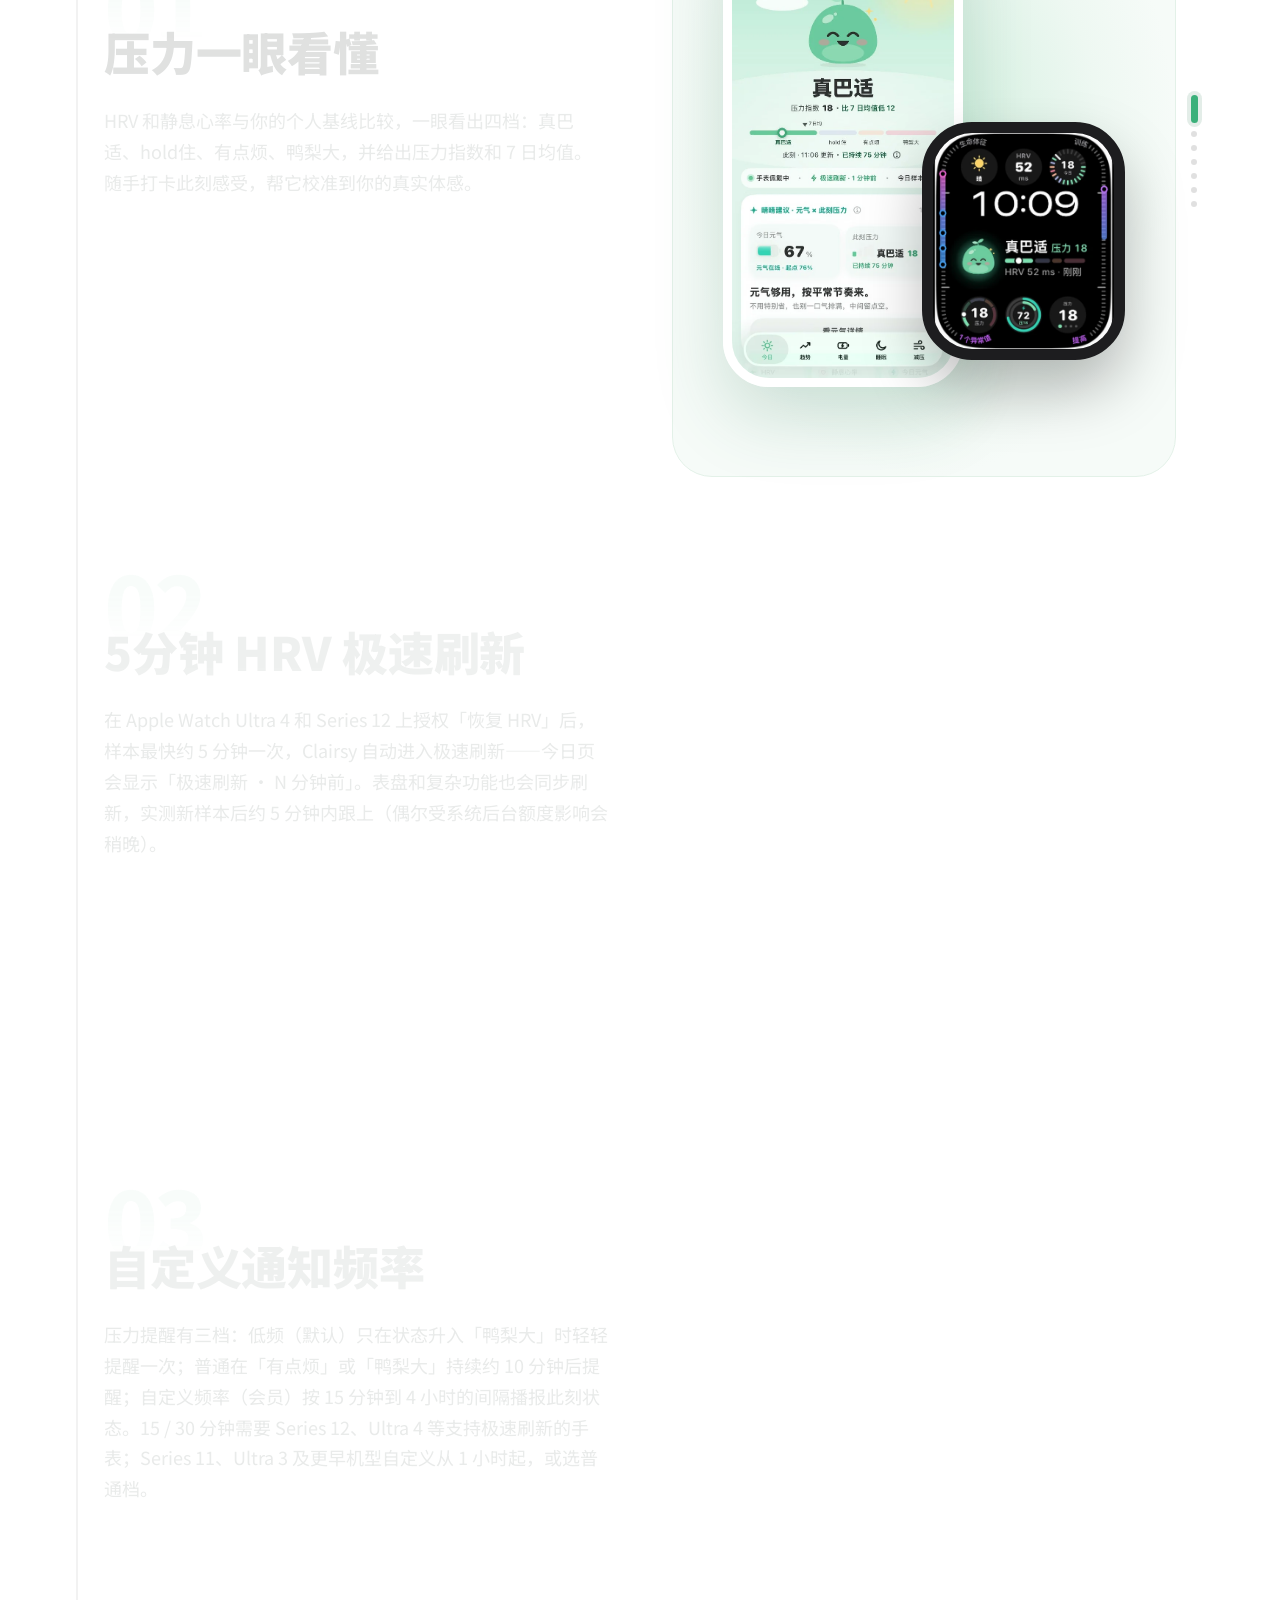
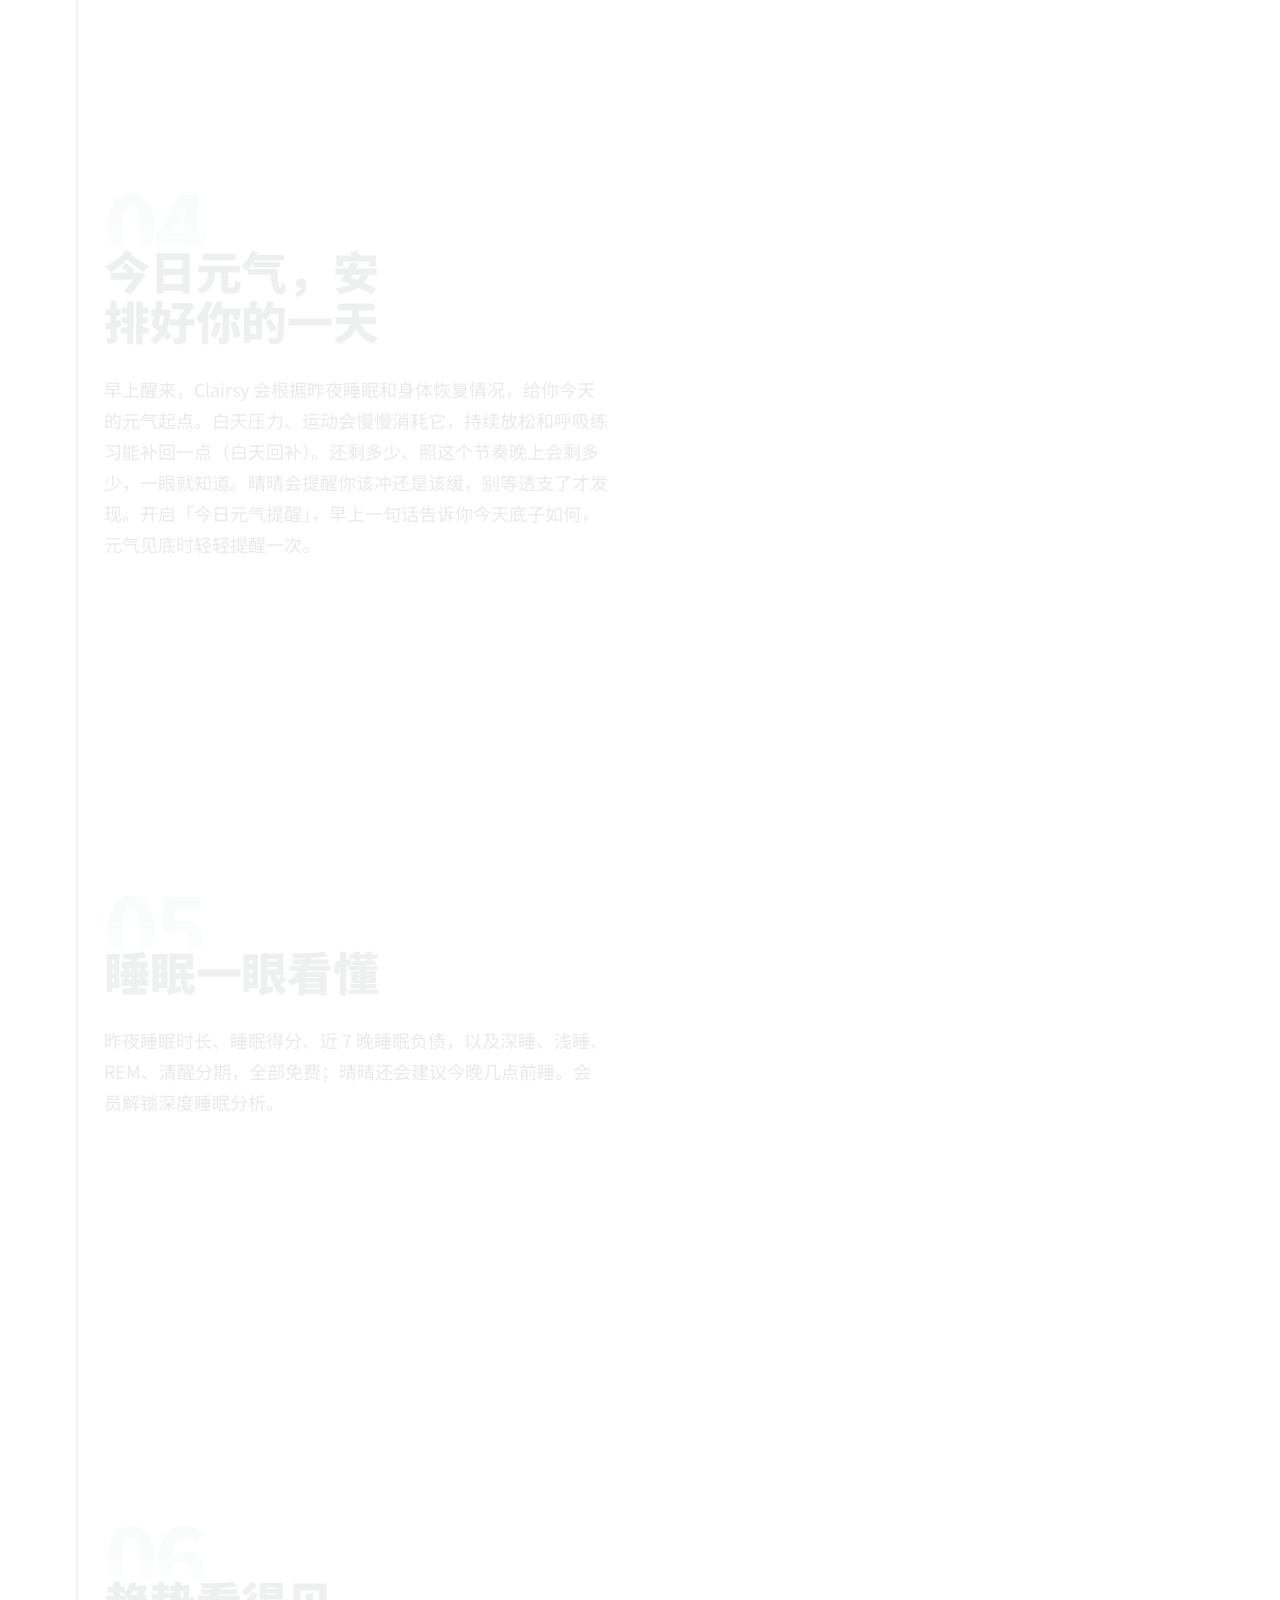
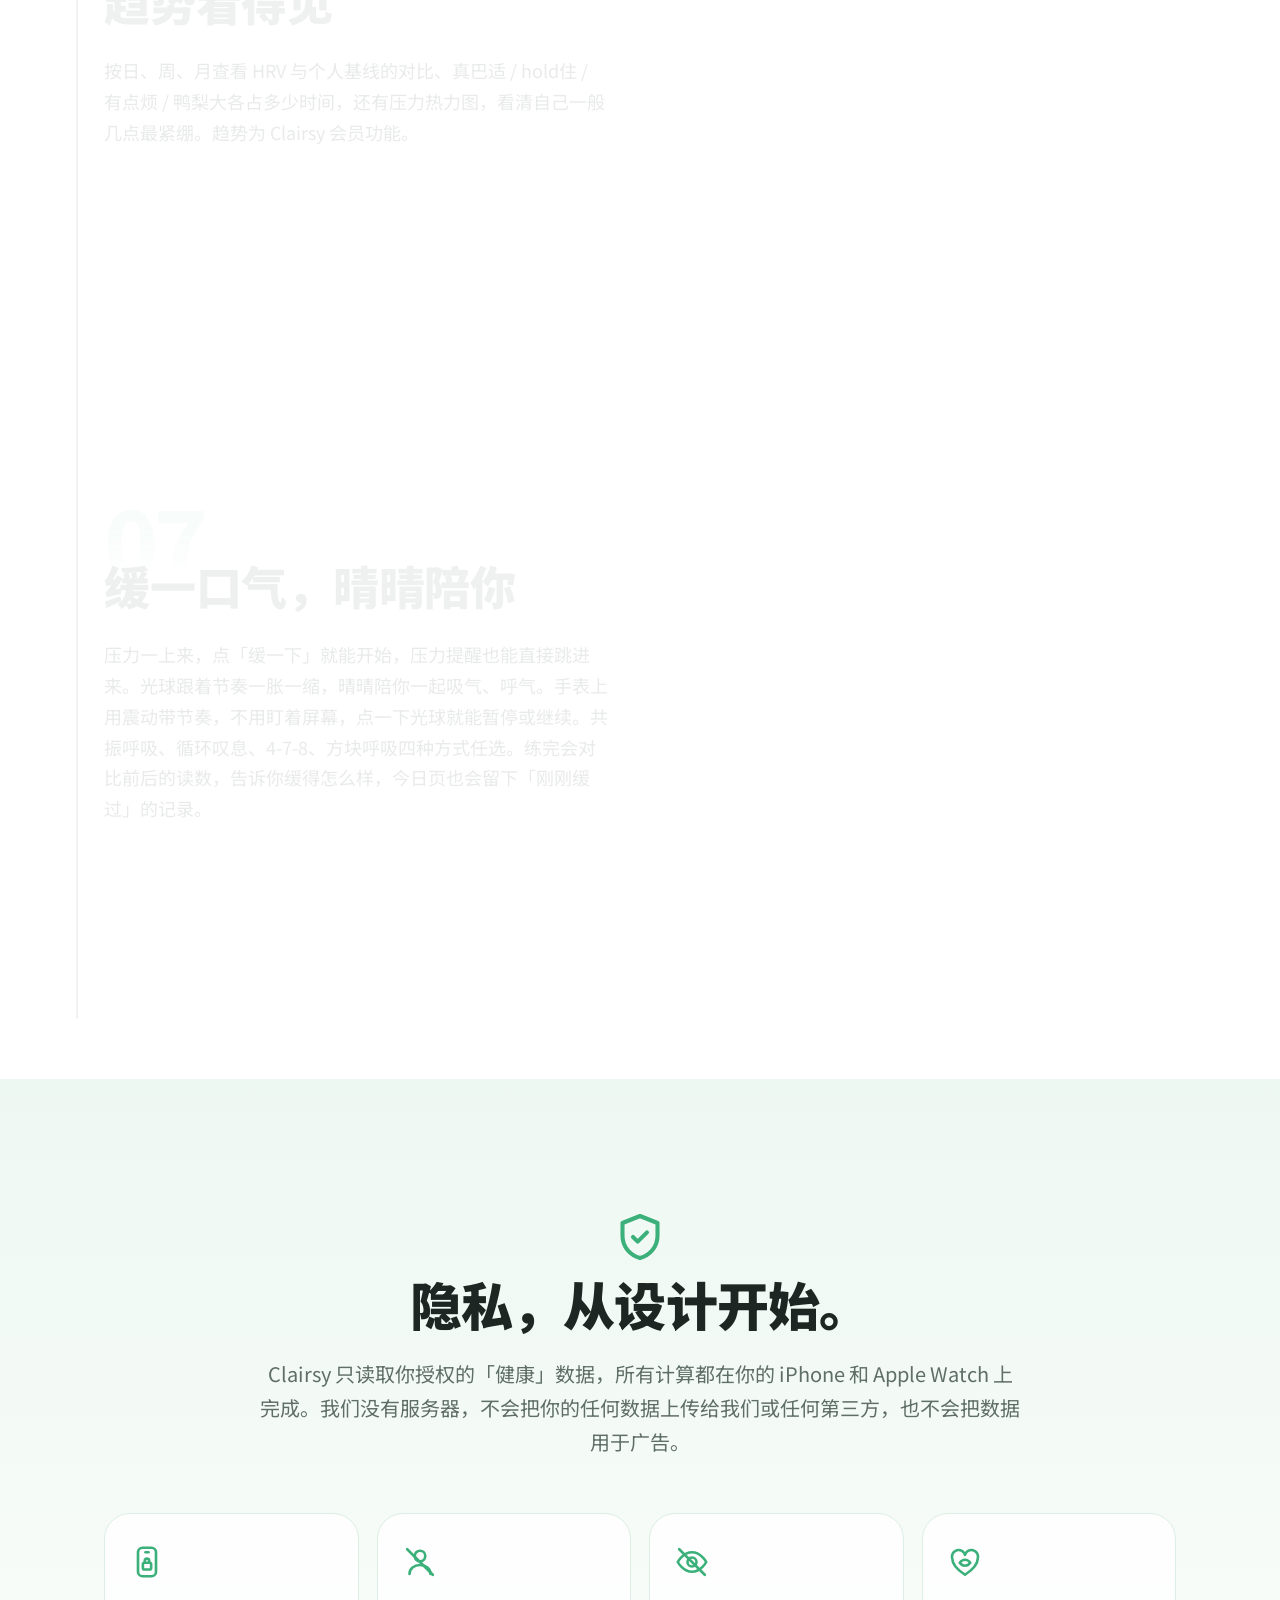
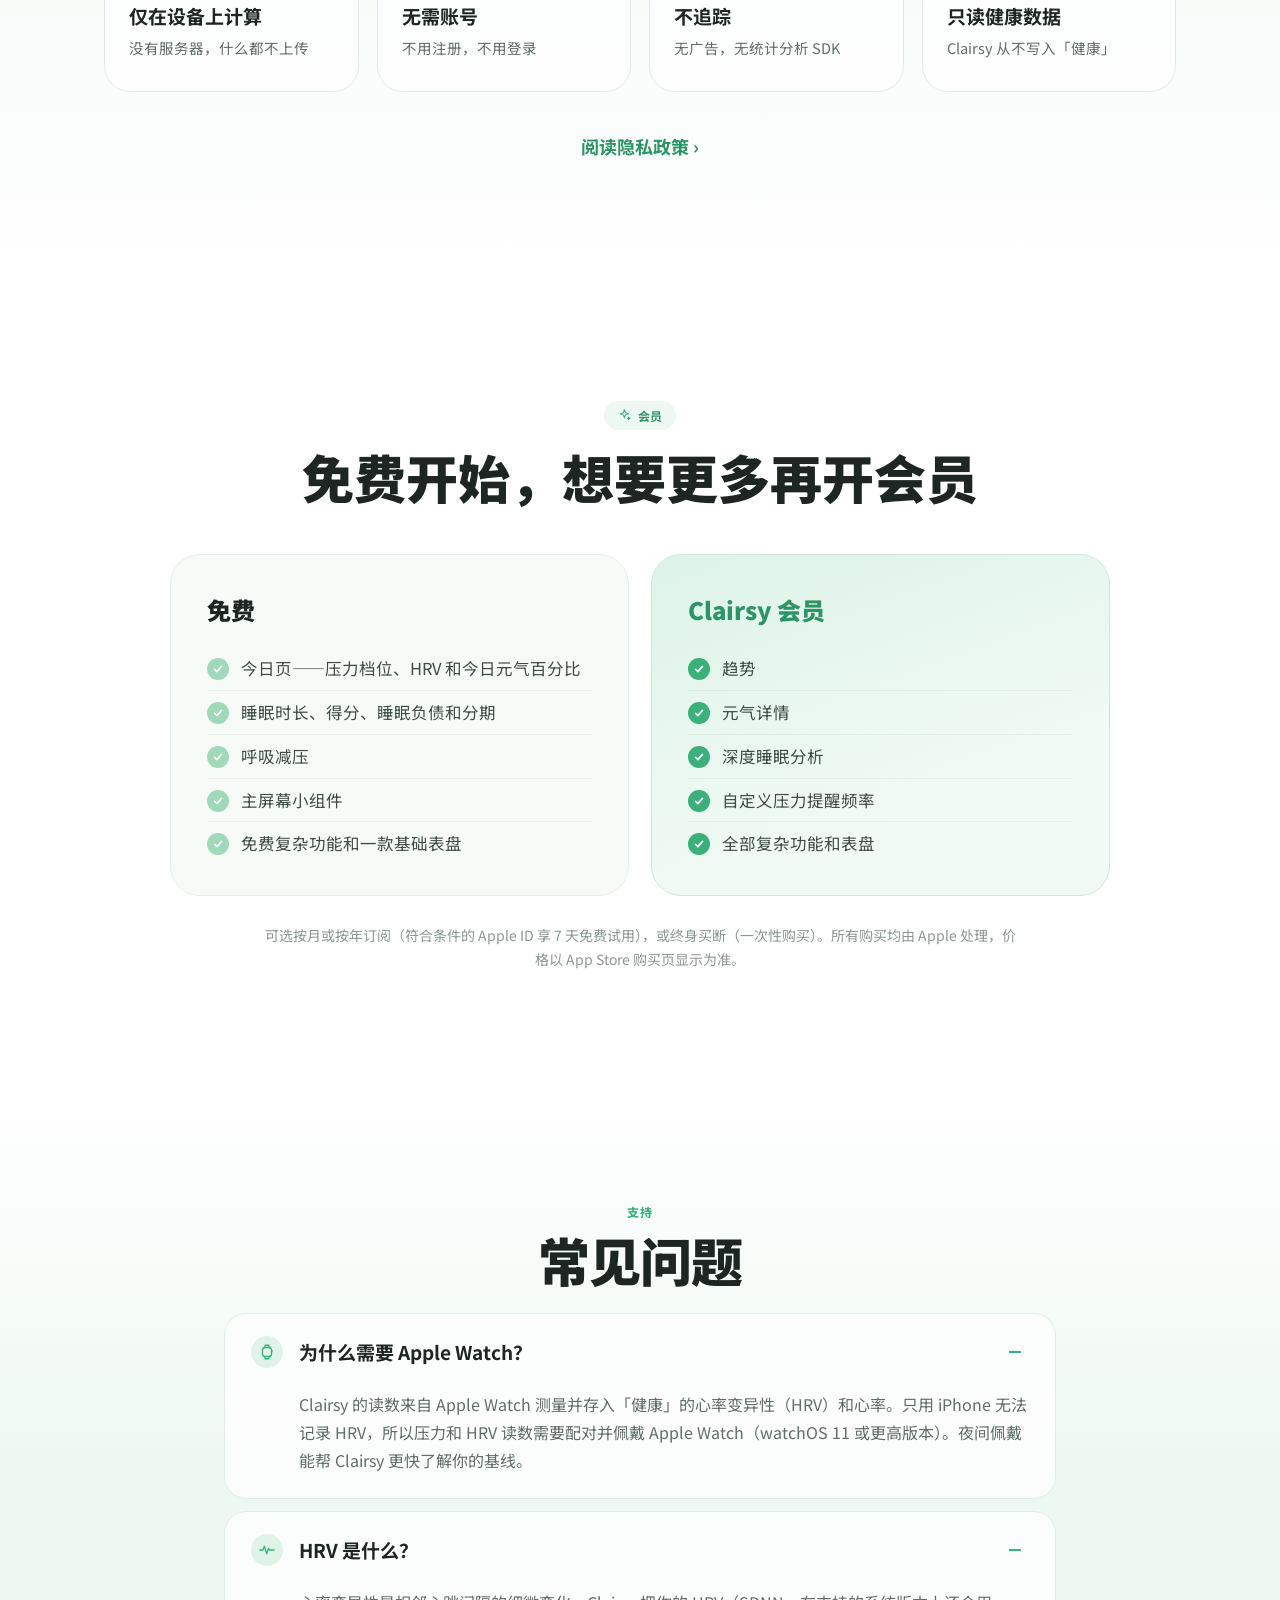
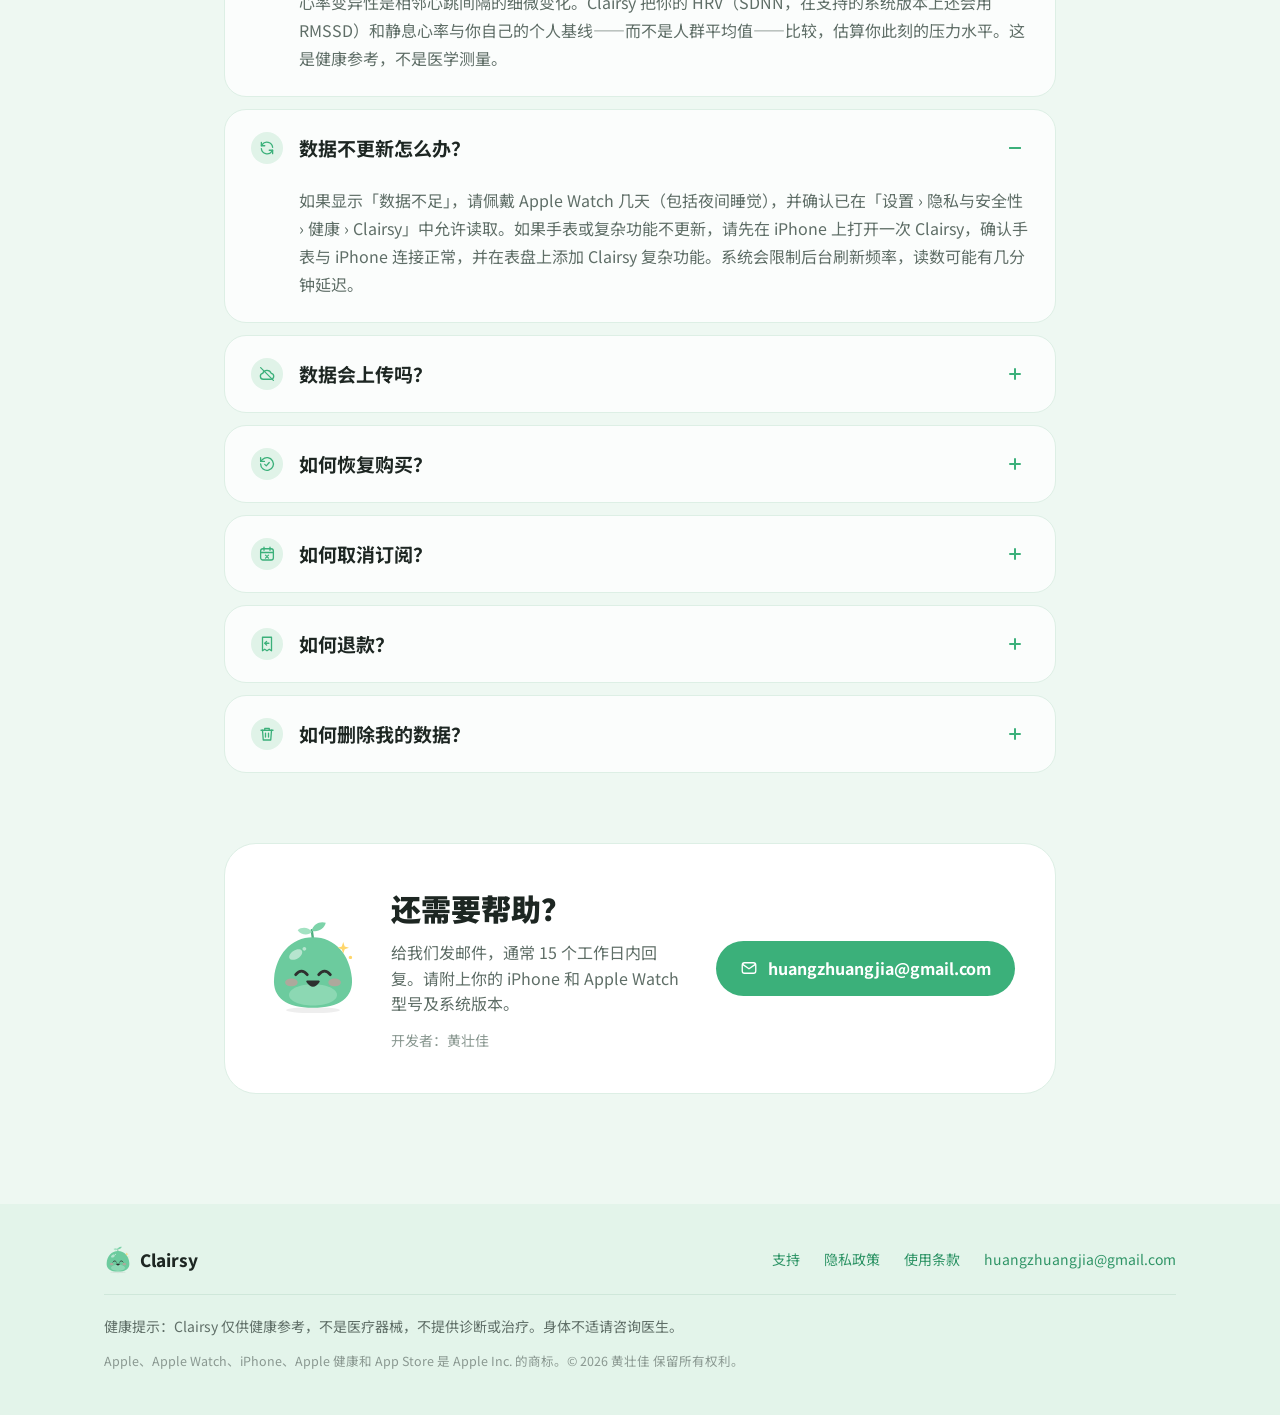
<file: zh/index.html>
<!doctype html><html lang="zh-Hans"><head><meta charset="utf-8"><meta name="viewport" content="width=device-width,initial-scale=1">
<title>Clairsy 晴晴 — Apple Watch 的 HRV 压力监测</title><meta name="description" content="读你的 Apple Watch，只和你自己比。压力与今日元气，表盘跟着刷新。">
<link rel="alternate" hreflang="en" href="../en/"><link rel="alternate" hreflang="zh-Hans" href="../zh/">
<link rel="icon" href="../assets/qingqing.svg?v=ae6b4a3a9c"><link rel="preconnect" href="https://fonts.googleapis.com"><link rel="preconnect" href="https://fonts.gstatic.com" crossorigin>
<link href="https://fonts.googleapis.com/css2?family=Nunito:wght@400;500;600;700;800;900&family=Noto+Sans+SC:wght@400;500;700;900&display=swap" rel="stylesheet">
<link rel="stylesheet" href="../assets/site.css?v=cbce4fdb87"></head><body class="home">
<header class="top"><div class="nav wrap"><a class="logo" href="./"><img src="../assets/qingqing.svg?v=ae6b4a3a9c" alt="晴晴" width="36" height="36"><span>Clairsy</span></a>
<nav id="menu"><a href="./#features">功能</a><a href="./#faq">常见问题</a><a href="./#support">支持</a><a href="../zh/privacy/">隐私</a><a href="../zh/terms/">条款</a></nav>
<span class="lang"><img src="../assets/icons/globe.svg?v=bece35a685" alt="" aria-hidden="true"><a href="../en/" data-lang="en" class="" lang="en">EN</a><a href="../zh/" data-lang="zh" class="on" lang="zh-Hans">中文</a></span>
<button class="burger" aria-label="菜单" aria-controls="menu" aria-expanded="false"><span></span><span></span><span></span></button></div></header><main>
<section class="hero"><div class="cloud c1"></div><div class="cloud c2"></div><div class="cloud c3"></div><div class="wrap hgrid"><div class="hin">
<svg class="wx ld" style="--d:0" viewBox="0 0 64 44" aria-hidden="true"><circle cx="40" cy="16" r="11" fill="#FFD45C"/><path d="M14 40h30a10 10 0 0 0 1-19.9A13 13 0 0 0 20.5 24 8 8 0 0 0 14 40z" fill="#fff" stroke="#E3EFE8"/></svg>
<p class="eyebrow ld" style="--d:0">Clairsy 晴晴 · Apple Watch 的 HRV 压力监测</p><h1 class="ld" style="--d:1">压力， 像<em>天气</em>一样看得见</h1><p class="comp ld" style="--d:2">晴晴时刻陪伴你，做最懂你的健康伙伴。</p><p class="lead ld" style="--d:3">Clairsy 读取 Apple Watch 记录的心率变异性（HRV）和心率，和你自己的基线比较，告诉你此刻状态——真巴适、hold住、有点烦还是鸭梨大。晴晴的表情会跟着你变。所有计算都在你的 iPhone 和 Apple Watch 上完成。</p>
<div class="cta ld" style="--d:4"><a class="appstore" href="https://apps.apple.com/"><img src="../assets/badge-zh-cn.svg?v=65191b2d11" alt="在 App Store 下载" height="48"></a></div>
<p class="req ld" style="--d:5">需要 iOS 18 或更高版本的 iPhone，并配对 Apple Watch（watchOS 11 或更高版本）。</p></div>
<div class="hvis"><div class="stage ld" style="--d:5"><div class="glow"></div>
<div class="dev p1" data-px="-0.06"><img src="../assets/vigor.webp?v=54719cf11a" alt="" width="603" height="1311"></div>
<div class="dev p2" data-px="0"><img src="../assets/today-zh.webp?v=3d693c9e05" alt="Clairsy Today" width="603" height="1311"></div>
<div class="dev wt" data-px="0.08"><img src="../assets/watch.webp?v=ed6af9df60" alt="Clairsy on Apple Watch" width="416" height="496"></div>
<img class="mas" src="../assets/qingqing.svg?v=ae6b4a3a9c" alt="" width="135" height="135"></div></div></div></section>
<section id="qingqing" class="meet"><div class="wrap"><div class="meetcard reveal">
<div class="meetvis"><div class="meet-stage" aria-hidden="true"><img class="meet-face on" data-mood="chill" src="../assets/moods/chill.png?v=1ec6799918" alt="" width="220" height="220" loading="lazy"><img class="meet-face" data-mood="steady" src="../assets/moods/steady.png?v=08b04779e4" alt="" width="220" height="220" loading="lazy"><img class="meet-face" data-mood="tense" src="../assets/moods/tense.png?v=b3b451586a" alt="" width="220" height="220" loading="lazy"><img class="meet-face" data-mood="stressed" src="../assets/moods/stressed.png?v=03b7959c35" alt="" width="220" height="220" loading="lazy"></div>
<div class="moods" role="group" aria-label="认识晴晴"><button type="button" class="mood on" data-mood="chill" aria-pressed="true"><img src="../assets/moods/chill.png?v=1ec6799918" alt="" width="56" height="56" loading="lazy"><span>真巴适</span></button><button type="button" class="mood" data-mood="steady" aria-pressed="false"><img src="../assets/moods/steady.png?v=08b04779e4" alt="" width="56" height="56" loading="lazy"><span>hold住</span></button><button type="button" class="mood" data-mood="tense" aria-pressed="false"><img src="../assets/moods/tense.png?v=b3b451586a" alt="" width="56" height="56" loading="lazy"><span>有点烦</span></button><button type="button" class="mood" data-mood="stressed" aria-pressed="false"><img src="../assets/moods/stressed.png?v=03b7959c35" alt="" width="56" height="56" loading="lazy"><span>鸭梨大</span></button></div></div>
<div class="meettxt"><h2>认识晴晴</h2><p>晴晴是住在你手腕上的小伙伴。你轻松时它眯眼笑，压力一上来它也跟着皱眉。早上它会告诉你今天的元气还剩多少，累了就提醒你早点收工。想缓一缓时，它陪你一呼一吸；每一次打卡，它都悄悄记下，慢慢读懂你的节奏。它总能在你最需要的时候，默默关心你，陪伴你！</p></div>
</div></div></section>
<section id="features" class="feat"><div class="wrap sgrid"><div class="steps"><div class="rail" aria-hidden="true"><i></i></div><div class="step reveal" data-step="0"><div class="stept"><span class="n" aria-hidden="true">01</span><h3>压力一眼看懂</h3></div><p>HRV 和静息心率与你的个人基线比较，一眼看出四档：真巴适、hold住、有点烦、鸭梨大，并给出压力指数和 7 日均值。随手打卡此刻感受，帮它校准到你的真实体感。</p><div class="inl"><div class="duo"><div class="ph"><img src="../assets/today-zh.webp?v=3d693c9e05" alt="Clairsy Today" width="603" height="1311" loading="lazy"></div><div class="wa"><img src="../assets/watch-ultra-zh.webp?v=36eac9ea85" alt="Clairsy Status Gauge face on Apple Watch Ultra" width="416" height="496" loading="lazy"></div></div></div></div><div class="step reveal" data-step="1"><div class="stept"><span class="n" aria-hidden="true">02</span><h3>5分钟 HRV 极速刷新</h3></div><p>在 Apple Watch Ultra 4 和 Series 12 上授权「恢复 HRV」后，样本最快约 5 分钟一次，Clairsy 自动进入极速刷新——今日页会显示「极速刷新 · N 分钟前」。表盘和复杂功能也会同步刷新，实测新样本后约 5 分钟内跟上（偶尔受系统后台额度影响会稍晚）。</p><div class="inl"><div class="duo"><div class="ph"><img src="../assets/hrv-zh.webp?v=d180db7a6f" alt="今日 · 极速刷新" width="603" height="1311" loading="lazy"></div><div class="wa"><img src="../assets/watch-status-zh.webp?v=9cf2dee778" alt="Clairsy on Apple Watch" width="416" height="496" loading="lazy"></div></div></div></div><div class="step reveal" data-step="2"><div class="stept"><span class="n" aria-hidden="true">03</span><h3>自定义通知频率</h3></div><p>压力提醒有三档：低频（默认）只在状态升入「鸭梨大」时轻轻提醒一次；普通在「有点烦」或「鸭梨大」持续约 10 分钟后提醒；自定义频率（会员）按 15 分钟到 4 小时的间隔播报此刻状态。15 / 30 分钟需要 Series 12、Ultra 4 等支持极速刷新的手表；Series 11、Ultra 3 及更早机型自定义从 1 小时起，或选普通档。</p><div class="inl"><div class="duo"><div class="ph"><img src="../assets/alerts-zh.webp?v=9ad0ef0657" alt="压力提醒" width="603" height="1311" loading="lazy"></div><div class="wa"><img src="../assets/watch-alert-zh.webp?v=819838a7f3" alt="Clairsy stress alert on Apple Watch" width="416" height="496" loading="lazy"></div></div></div></div><div class="step reveal" data-step="3"><div class="stept"><span class="n" aria-hidden="true">04</span><h3>今日元气，安排好你的一天</h3></div><p>早上醒来，Clairsy 会根据昨夜睡眠和身体恢复情况，给你今天的元气起点。白天压力、运动会慢慢消耗它，持续放松和呼吸练习能补回一点（白天回补）。还剩多少、照这个节奏晚上会剩多少，一眼就知道。晴晴会提醒你该冲还是该缓，别等透支了才发现。开启「今日元气提醒」，早上一句话告诉你今天底子如何，元气见底时轻轻提醒一次。</p><div class="inl"><div class="duo"><div class="ph"><img src="../assets/vigor.webp?v=54719cf11a" alt="Daily Energy" width="603" height="1311" loading="lazy"></div><div class="wa"><img src="../assets/watch-vigor-zh.webp?v=fe0658d17a" alt="Daily Energy on Apple Watch" width="416" height="496" loading="lazy"></div></div></div></div><div class="step reveal" data-step="4"><div class="stept"><span class="n" aria-hidden="true">05</span><h3>睡眠一眼看懂</h3></div><p>昨夜睡眠时长、睡眠得分、近 7 晚睡眠负债，以及深睡、浅睡、REM、清醒分期，全部免费；晴晴还会建议今晚几点前睡。会员解锁深度睡眠分析。</p><div class="inl"><div class="ph"><img src="../assets/sleep-zh.webp?v=679f96642c" alt="睡眠" width="603" height="1311" loading="lazy"></div></div></div><div class="step reveal" data-step="5"><div class="stept"><span class="n" aria-hidden="true">06</span><h3>趋势看得见</h3></div><p>按日、周、月查看 HRV 与个人基线的对比、真巴适 / hold住 / 有点烦 / 鸭梨大各占多少时间，还有压力热力图，看清自己一般几点最紧绷。趋势为 Clairsy 会员功能。</p><div class="inl"><div class="duo"><div class="ph"><img src="../assets/trends-zh.webp?v=80457499c8" alt="趋势" width="603" height="1311" loading="lazy"></div><div class="wa"><img src="../assets/watch-today-zh.webp?v=bc18fa4160" alt="Today’s stress timeline on Apple Watch" width="416" height="496" loading="lazy"></div></div></div></div><div class="step reveal" data-step="6"><div class="stept"><span class="n" aria-hidden="true">07</span><h3>缓一口气，晴晴陪你</h3></div><p>压力一上来，点「缓一下」就能开始，压力提醒也能直接跳进来。光球跟着节奏一胀一缩，晴晴陪你一起吸气、呼气。手表上用震动带节奏，不用盯着屏幕，点一下光球就能暂停或继续。共振呼吸、循环叹息、4-7-8、方块呼吸四种方式任选。练完会对比前后的读数，告诉你缓得怎么样，今日页也会留下「刚刚缓过」的记录。</p><div class="inl"><div class="duo"><div class="ph"><img src="../assets/breath-zh.webp?v=1e5c2805f1" alt="呼吸减压" width="603" height="1311" loading="lazy"></div><div class="wa"><img src="../assets/watch-breath-zh.webp?v=5c191de065" alt="Breathe on Apple Watch" width="416" height="496" loading="lazy"></div></div></div></div></div><div class="sticky"><div class="devbox"><div class="frame on" data-frame="0"><div class="duo"><div class="ph"><img src="../assets/today-zh.webp?v=3d693c9e05" alt="Clairsy Today" width="603" height="1311" loading="lazy"></div><div class="wa"><img src="../assets/watch-ultra-zh.webp?v=36eac9ea85" alt="Clairsy Status Gauge face on Apple Watch Ultra" width="416" height="496" loading="lazy"></div></div></div><div class="frame" data-frame="1"><div class="duo"><div class="ph"><img src="../assets/hrv-zh.webp?v=d180db7a6f" alt="今日 · 极速刷新" width="603" height="1311" loading="lazy"></div><div class="wa"><img src="../assets/watch-status-zh.webp?v=9cf2dee778" alt="Clairsy on Apple Watch" width="416" height="496" loading="lazy"></div></div></div><div class="frame" data-frame="2"><div class="duo"><div class="ph"><img src="../assets/alerts-zh.webp?v=9ad0ef0657" alt="压力提醒" width="603" height="1311" loading="lazy"></div><div class="wa"><img src="../assets/watch-alert-zh.webp?v=819838a7f3" alt="Clairsy stress alert on Apple Watch" width="416" height="496" loading="lazy"></div></div></div><div class="frame" data-frame="3"><div class="duo"><div class="ph"><img src="../assets/vigor.webp?v=54719cf11a" alt="Daily Energy" width="603" height="1311" loading="lazy"></div><div class="wa"><img src="../assets/watch-vigor-zh.webp?v=fe0658d17a" alt="Daily Energy on Apple Watch" width="416" height="496" loading="lazy"></div></div></div><div class="frame" data-frame="4"><div class="ph"><img src="../assets/sleep-zh.webp?v=679f96642c" alt="睡眠" width="603" height="1311" loading="lazy"></div></div><div class="frame" data-frame="5"><div class="duo"><div class="ph"><img src="../assets/trends-zh.webp?v=80457499c8" alt="趋势" width="603" height="1311" loading="lazy"></div><div class="wa"><img src="../assets/watch-today-zh.webp?v=bc18fa4160" alt="Today’s stress timeline on Apple Watch" width="416" height="496" loading="lazy"></div></div></div><div class="frame" data-frame="6"><div class="duo"><div class="ph"><img src="../assets/breath-zh.webp?v=1e5c2805f1" alt="呼吸减压" width="603" height="1311" loading="lazy"></div><div class="wa"><img src="../assets/watch-breath-zh.webp?v=5c191de065" alt="Breathe on Apple Watch" width="416" height="496" loading="lazy"></div></div></div></div><div class="dots" aria-hidden="true"><i class="on"></i><i class=""></i><i class=""></i><i class=""></i><i class=""></i><i class=""></i><i class=""></i></div></div></div></section>
<section id="privacy" class="priv"><div class="wrap"><img class="shield reveal" src="../assets/icons/in-short-shield.svg?v=a273304543" alt="" width="56" height="56"><h2 class="reveal">隐私，从设计开始。</h2><p class="lede reveal">Clairsy 只读取你授权的「健康」数据，所有计算都在你的 iPhone 和 Apple Watch 上完成。我们没有服务器，不会把你的任何数据上传给我们或任何第三方，也不会把数据用于广告。</p>
<div class="tiles"><div class="tile reveal"><img class="ti" src="../assets/icons/on-device.svg?v=f5730aa8c3" alt="" aria-hidden="true"><b>仅在设备上计算</b><small>没有服务器，什么都不上传</small></div><div class="tile reveal"><img class="ti" src="../assets/icons/no-account.svg?v=5d09475955" alt="" aria-hidden="true"><b>无需账号</b><small>不用注册，不用登录</small></div><div class="tile reveal"><img class="ti" src="../assets/icons/no-tracking.svg?v=b4618fe82b" alt="" aria-hidden="true"><b>不追踪</b><small>无广告，无统计分析 SDK</small></div><div class="tile reveal"><img class="ti" src="../assets/icons/read-only-health.svg?v=f1765cbfee" alt="" aria-hidden="true"><b>只读健康数据</b><small>Clairsy 从不写入「健康」</small></div></div><p class="plink reveal"><a href="privacy/">阅读隐私政策 ›</a></p></div></section>
<section class="mem"><div class="wrap"><div class="memhead reveal"><span class="mpill"><img class="ic xs" src="../assets/icons/membership.svg?v=d99b7184ce" alt="" aria-hidden="true">会员</span><h2>免费开始，想要更多再开会员</h2></div>
<div class="mcols"><div class="mcol reveal"><h3>免费</h3><ul><li>今日页——压力档位、HRV 和今日元气百分比</li><li>睡眠时长、得分、睡眠负债和分期</li><li>呼吸减压</li><li>主屏幕小组件</li><li>免费复杂功能和一款基础表盘</li></ul></div>
<div class="mcol pro reveal"><h3>Clairsy 会员</h3><ul><li>趋势</li><li>元气详情</li><li>深度睡眠分析</li><li>自定义压力提醒频率</li><li>全部复杂功能和表盘</li></ul></div></div>
<p class="mnote reveal">可选按月或按年订阅（符合条件的 Apple ID 享 7 天免费试用），或终身买断（一次性购买）。所有购买均由 Apple 处理，价格以 App Store 购买页显示为准。</p></div></section>
<section id="faq" class="faqsec"><div class="wrap narrow"><p class="kick reveal">支持</p><h2 class="reveal">常见问题</h2><div class="faq"><details open><summary><span class="ib sm"><img class="ic" src="../assets/icons/watch.svg?v=00e9944bad" alt="" aria-hidden="true"></span><span class="q">为什么需要 Apple Watch？</span><span class="pm" aria-hidden="true"></span></summary><div class="ans"><div><p>Clairsy 的读数来自 Apple Watch 测量并存入「健康」的心率变异性（HRV）和心率。只用 iPhone 无法记录 HRV，所以压力和 HRV 读数需要配对并佩戴 Apple Watch（watchOS 11 或更高版本）。夜间佩戴能帮 Clairsy 更快了解你的基线。</p></div></div></details><details open><summary><span class="ib sm"><img class="ic" src="../assets/icons/hrv.svg?v=28c41bbc8c" alt="" aria-hidden="true"></span><span class="q">HRV 是什么？</span><span class="pm" aria-hidden="true"></span></summary><div class="ans"><div><p>心率变异性是相邻心跳间隔的细微变化。Clairsy 把你的 HRV（SDNN，在支持的系统版本上还会用 RMSSD）和静息心率与你自己的个人基线——而不是人群平均值——比较，估算你此刻的压力水平。这是健康参考，不是医学测量。</p></div></div></details><details open><summary><span class="ib sm"><img class="ic" src="../assets/icons/refresh.svg?v=715d3aec1b" alt="" aria-hidden="true"></span><span class="q">数据不更新怎么办？</span><span class="pm" aria-hidden="true"></span></summary><div class="ans"><div><p>如果显示「数据不足」，请佩戴 Apple Watch 几天（包括夜间睡觉），并确认已在「设置 › 隐私与安全性 › 健康 › Clairsy」中允许读取。如果手表或复杂功能不更新，请先在 iPhone 上打开一次 Clairsy，确认手表与 iPhone 连接正常，并在表盘上添加 Clairsy 复杂功能。系统会限制后台刷新频率，读数可能有几分钟延迟。</p></div></div></details><details><summary><span class="ib sm"><img class="ic" src="../assets/icons/upload-off.svg?v=4e87213d85" alt="" aria-hidden="true"></span><span class="q">数据会上传吗？</span><span class="pm" aria-hidden="true"></span></summary><div class="ans"><div><p>不会。所有计算都在你的 iPhone 和 Apple Watch 上完成，Clairsy 没有服务器，也没有账号。详见<a href="../privacy/">隐私政策</a>。</p></div></div></details><details><summary><span class="ib sm"><img class="ic" src="../assets/icons/restore.svg?v=50e759d456" alt="" aria-hidden="true"></span><span class="q">如何恢复购买？</span><span class="pm" aria-hidden="true"></span></summary><div class="ans"><div><p>在 Clairsy「设置 › 会员 › 恢复购买」中操作，或在会员页右上角点击「恢复购买」。请使用购买时的同一个 Apple ID。</p></div></div></details><details><summary><span class="ib sm"><img class="ic" src="../assets/icons/cancel-subscription.svg?v=f5304333ca" alt="" aria-hidden="true"></span><span class="q">如何取消订阅？</span><span class="pm" aria-hidden="true"></span></summary><div class="ans"><div><p>iPhone「设置 › [你的姓名] › 订阅 › Clairsy」，或在 Clairsy「设置 › 会员 › 管理订阅」中操作。至少在当前周期结束前 24 小时取消，才不会续费。参见 Apple 说明：<a href="https://support.apple.com/zh-cn/118428">取消 Apple 的订阅</a>。</p></div></div></details><details><summary><span class="ib sm"><img class="ic" src="../assets/icons/refund.svg?v=ec3fb7d6f2" alt="" aria-hidden="true"></span><span class="q">如何退款？</span><span class="pm" aria-hidden="true"></span></summary><div class="ans"><div><p>退款由 Apple 处理，请访问 <a href="https://reportaproblem.apple.com">reportaproblem.apple.com</a>。</p></div></div></details><details><summary><span class="ib sm"><img class="ic" src="../assets/icons/delete-data.svg?v=52093677e8" alt="" aria-hidden="true"></span><span class="q">如何删除我的数据？</span><span class="pm" aria-hidden="true"></span></summary><div class="ans"><div><p>在 iPhone 和 Apple Watch 上删除 Clairsy，即可清除它保存的全部本地数据。Clairsy 从不写入「健康」数据。</p></div></div></details></div>
<div id="support" class="help reveal"><img class="hm" src="../assets/qingqing.svg?v=ae6b4a3a9c" alt="" width="96" height="96"><div class="ht"><h3>还需要帮助？</h3><p>给我们发邮件，通常 15 个工作日内回复。请附上你的 iPhone 和 Apple Watch 型号及系统版本。</p><small>开发者：黄壮佳</small></div>
<a class="mailbtn" href="mailto:huangzhuangjia@gmail.com"><img class="ic w" src="../assets/icons/mail.svg?v=a4c314d56e" alt="" aria-hidden="true">huangzhuangjia@gmail.com</a></div></div></section></main><footer><div class="wrap"><div class="frow"><a class="logo sm" href="./"><img src="../assets/qingqing.svg?v=ae6b4a3a9c" alt="晴晴" width="28" height="28"><span>Clairsy</span></a>
<div class="flinks"><a href="./#support">支持</a><a href="../zh/privacy/">隐私政策</a><a href="../zh/terms/">使用条款</a><a href="mailto:huangzhuangjia@gmail.com">huangzhuangjia@gmail.com</a></div></div>
<hr><p>健康提示：Clairsy 仅供健康参考，不是医疗器械，不提供诊断或治疗。身体不适请咨询医生。</p><p class="tm">Apple、Apple Watch、iPhone、Apple 健康和 App Store 是 Apple Inc. 的商标。© 2026 黄壮佳 保留所有权利。</p></div></footer><script src="../assets/lang.js?v=40451cd3ef"></script></body></html>
</file>
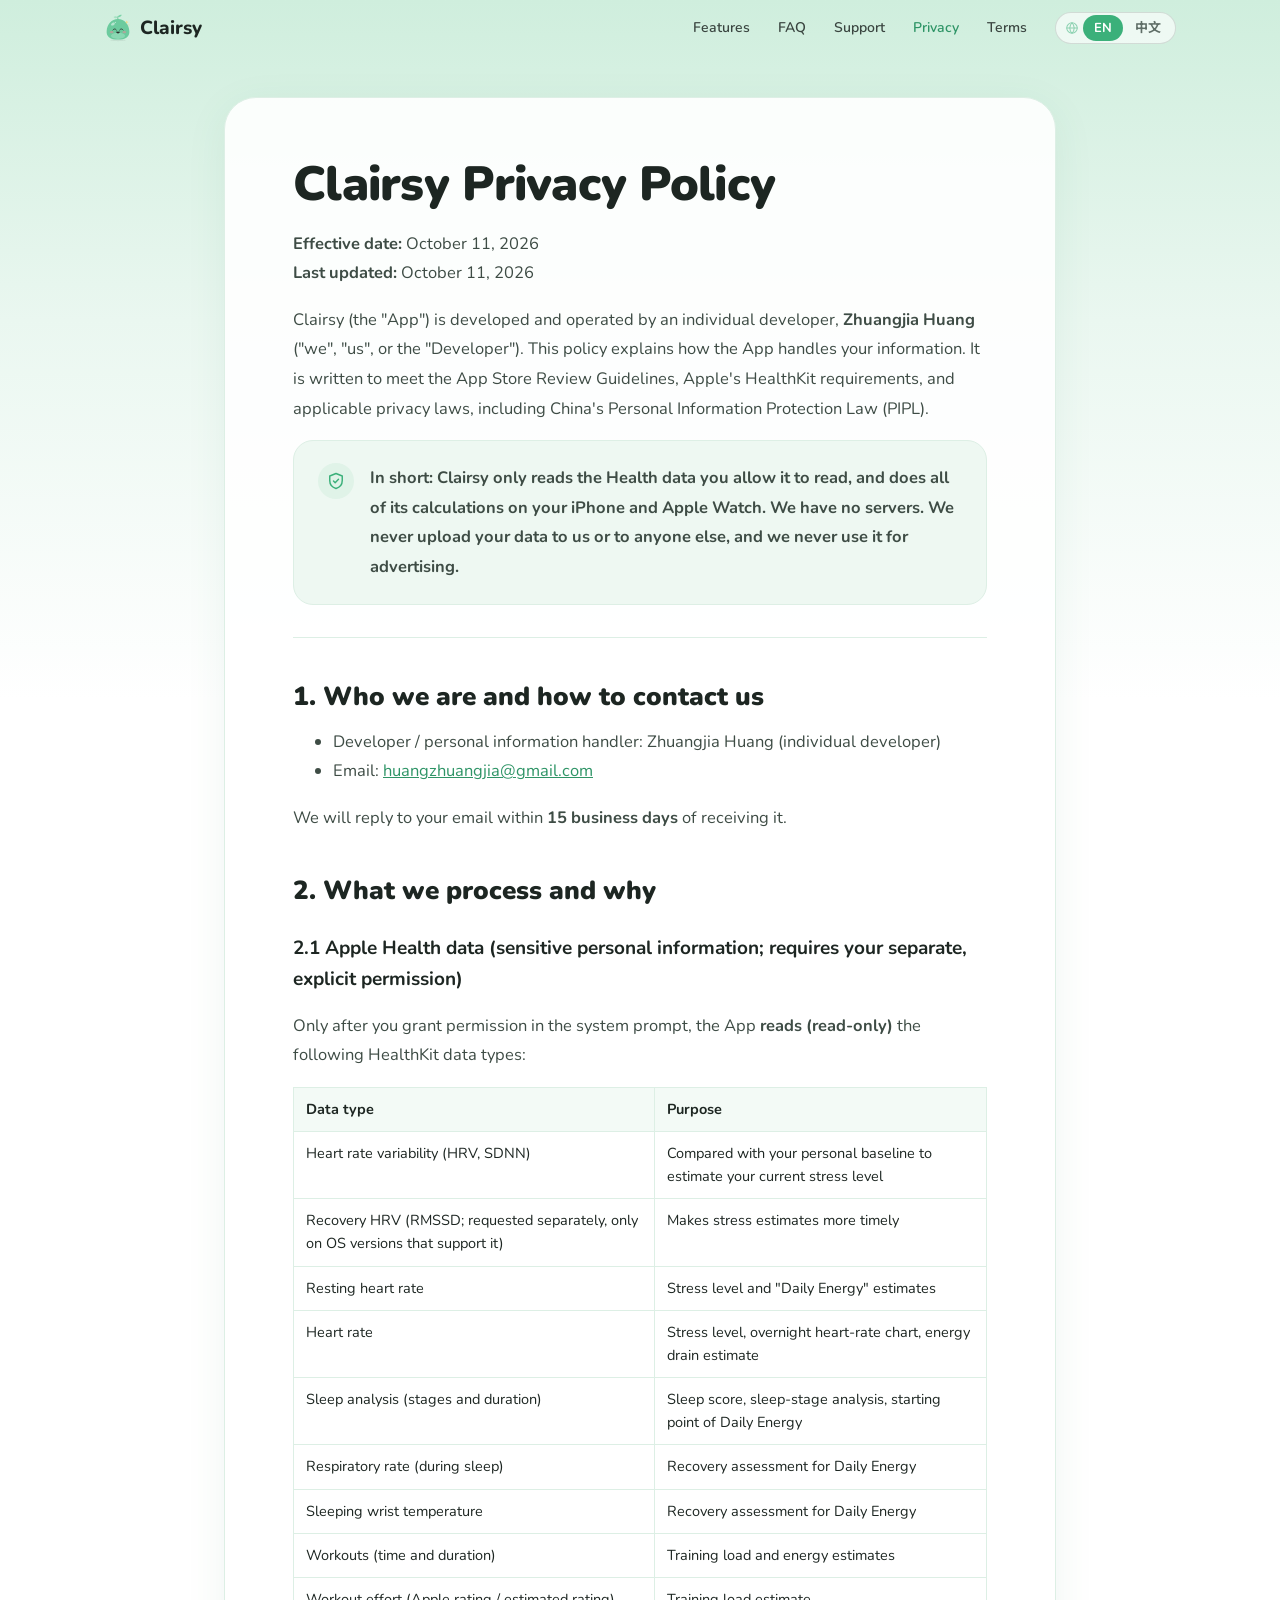
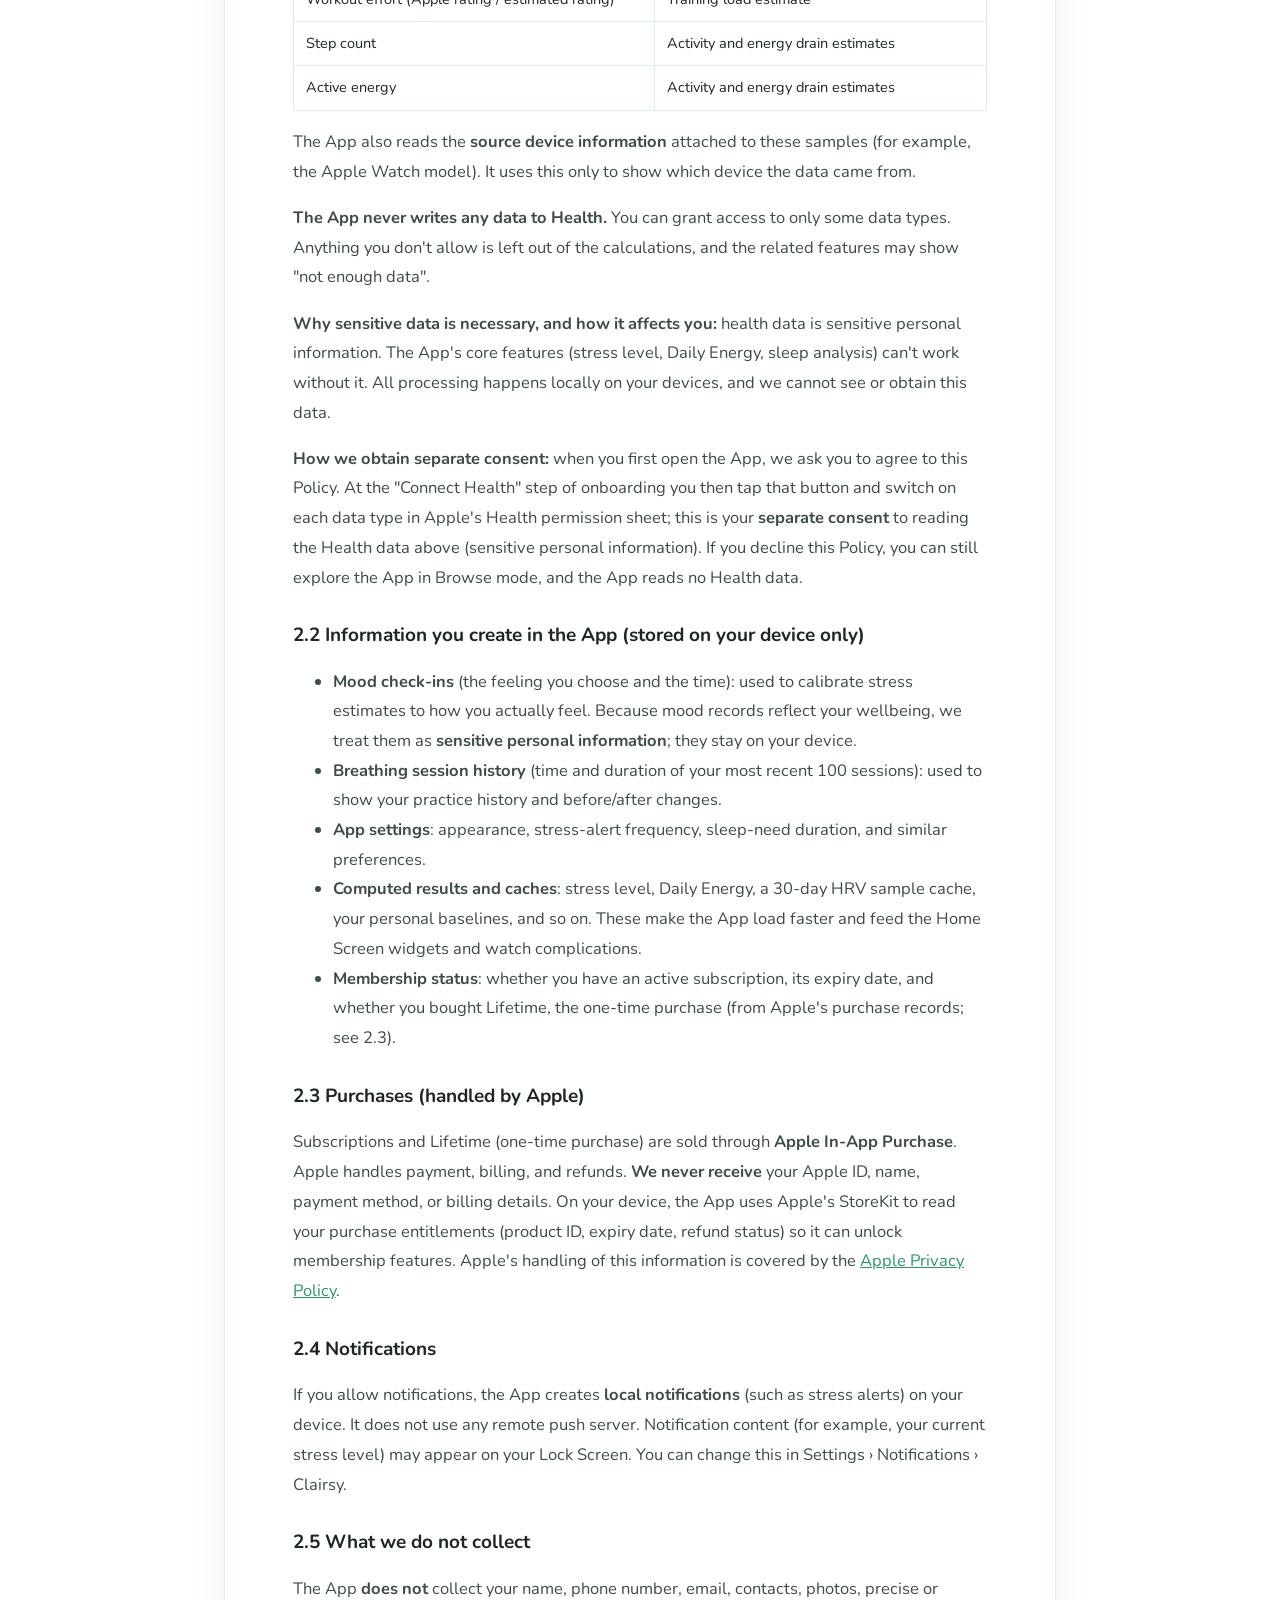
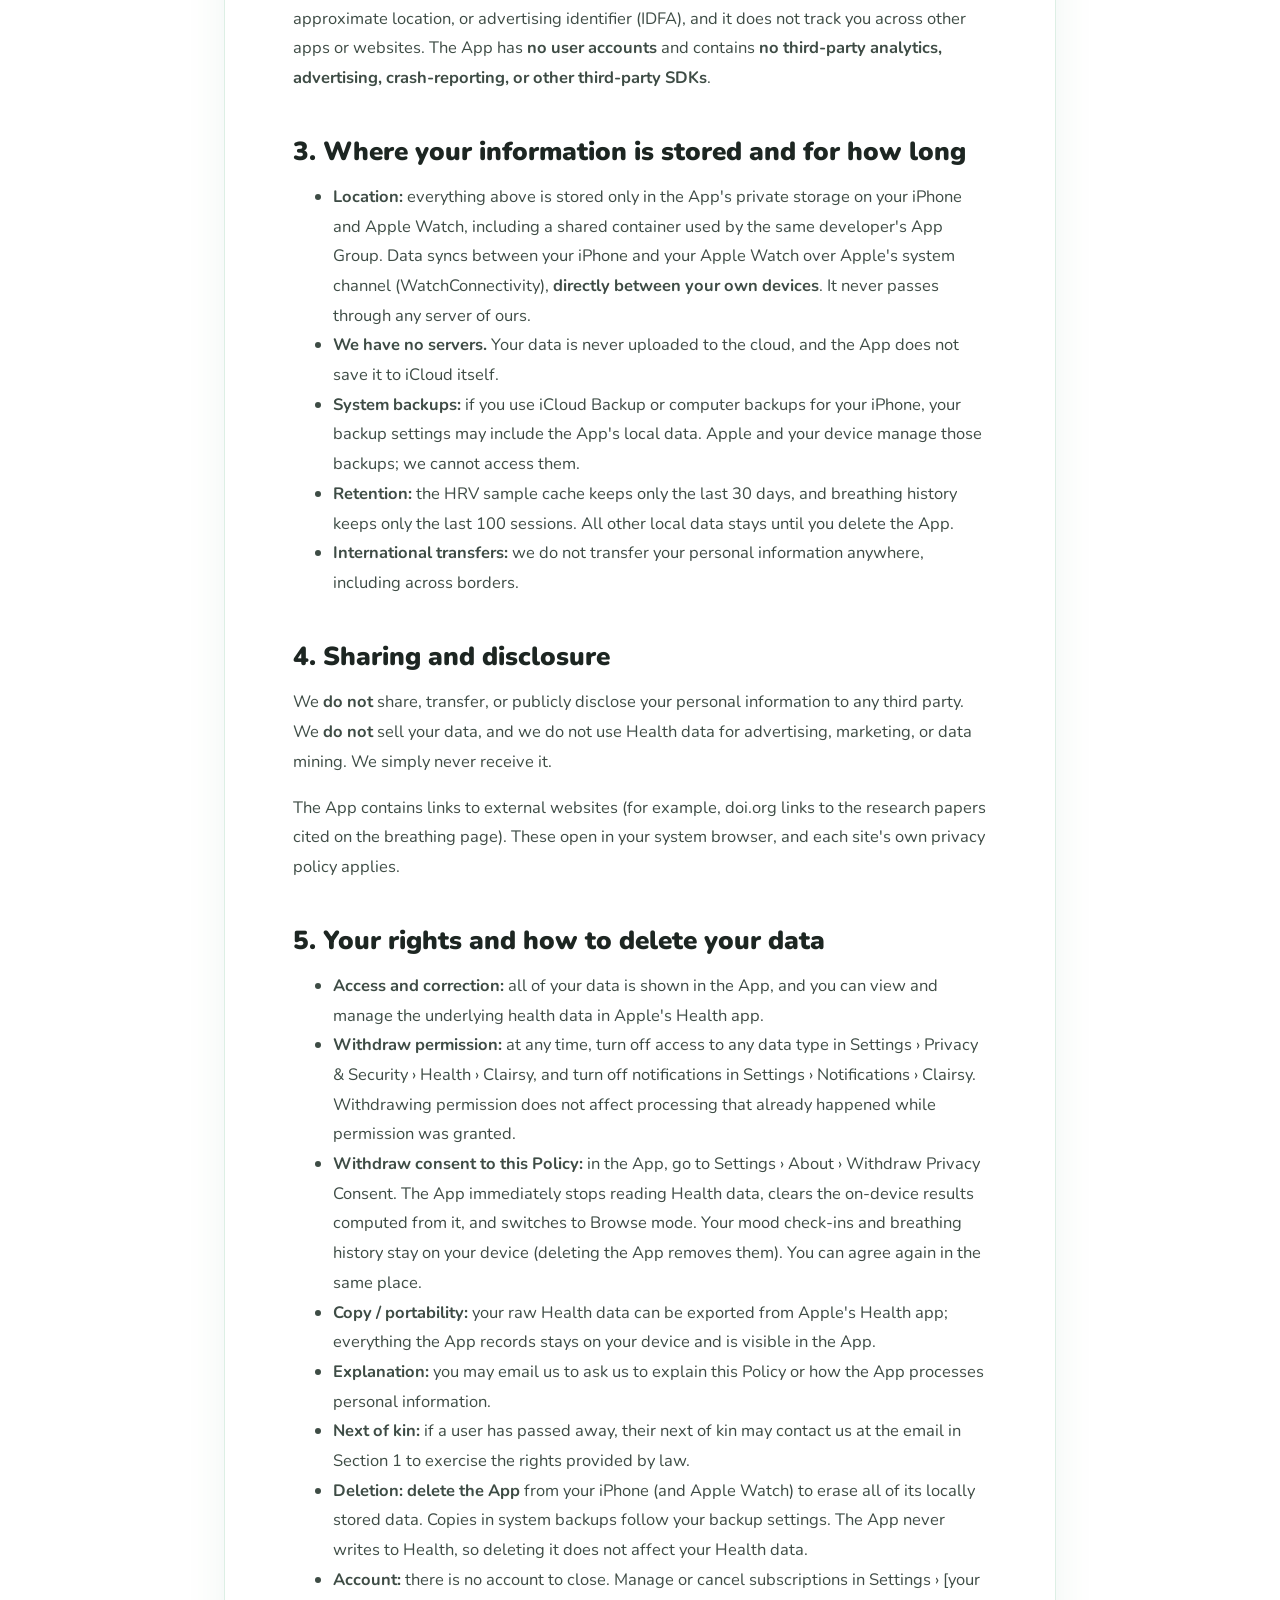
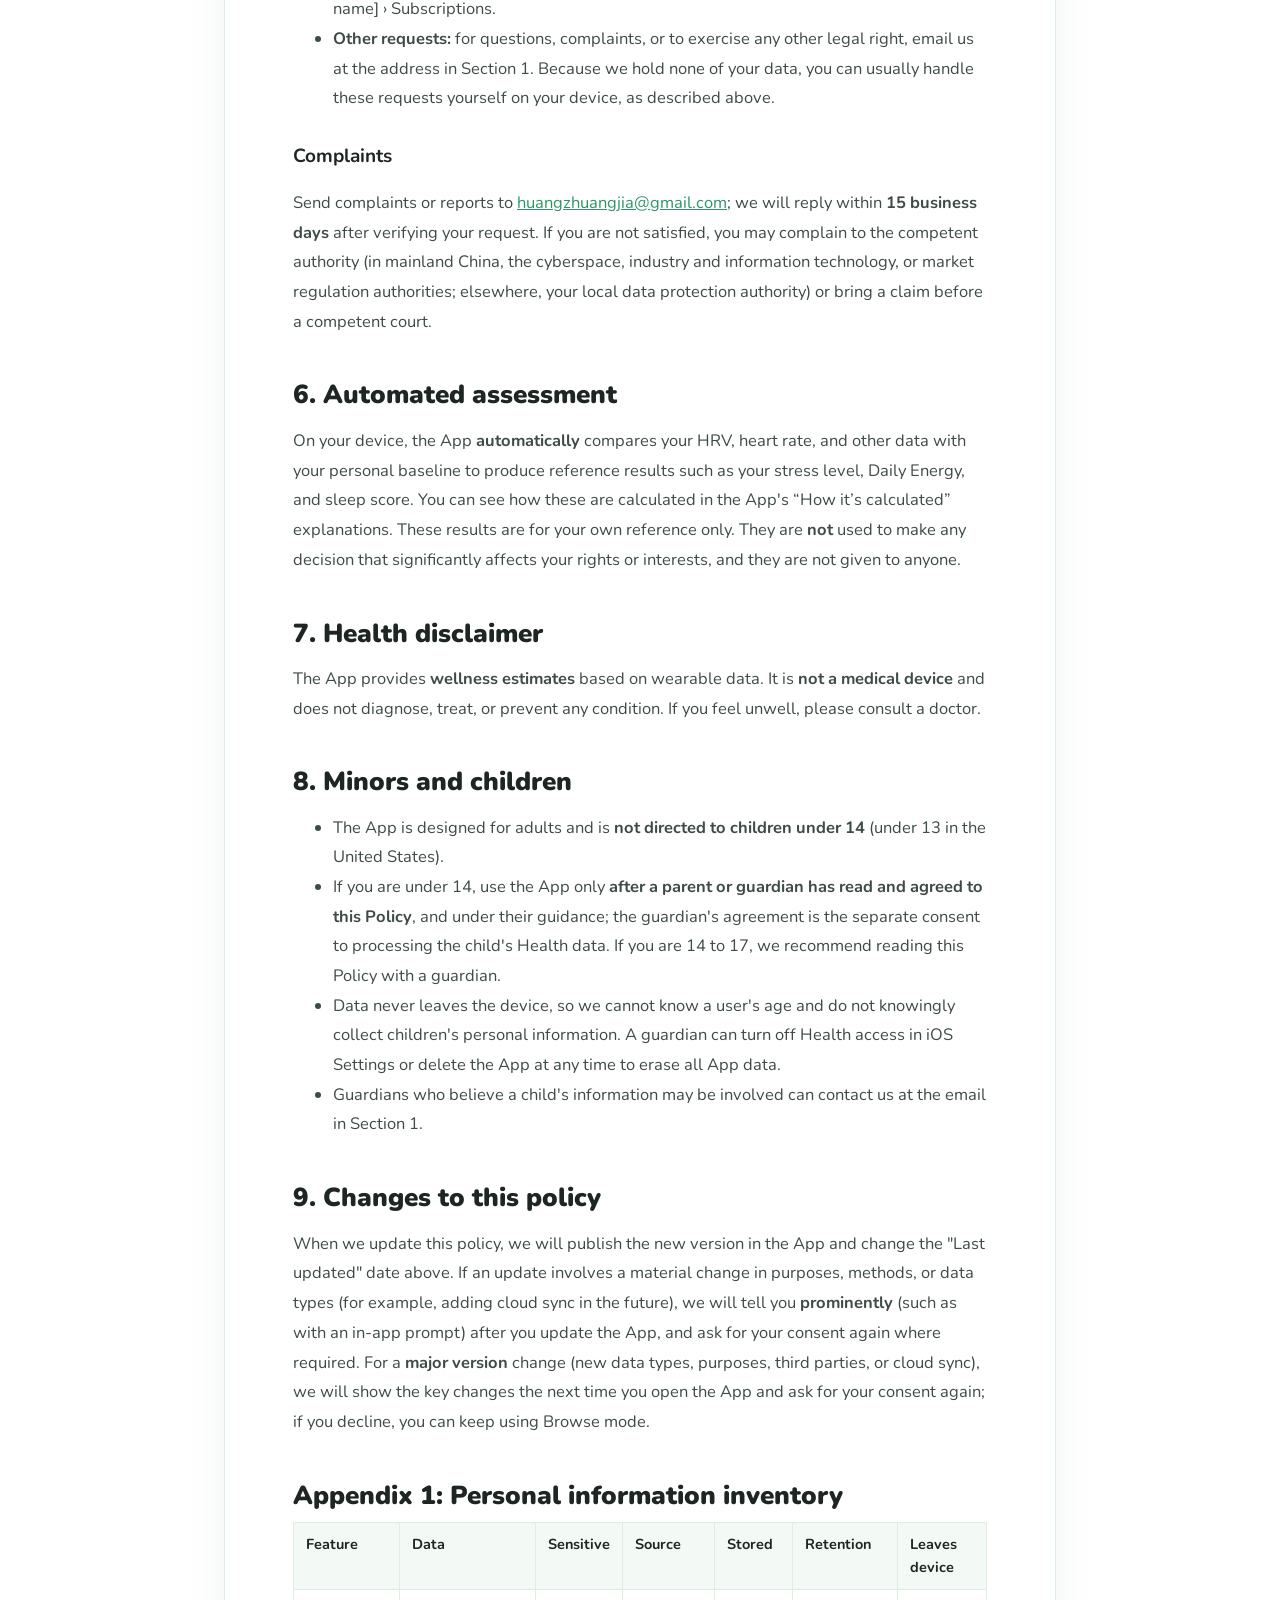
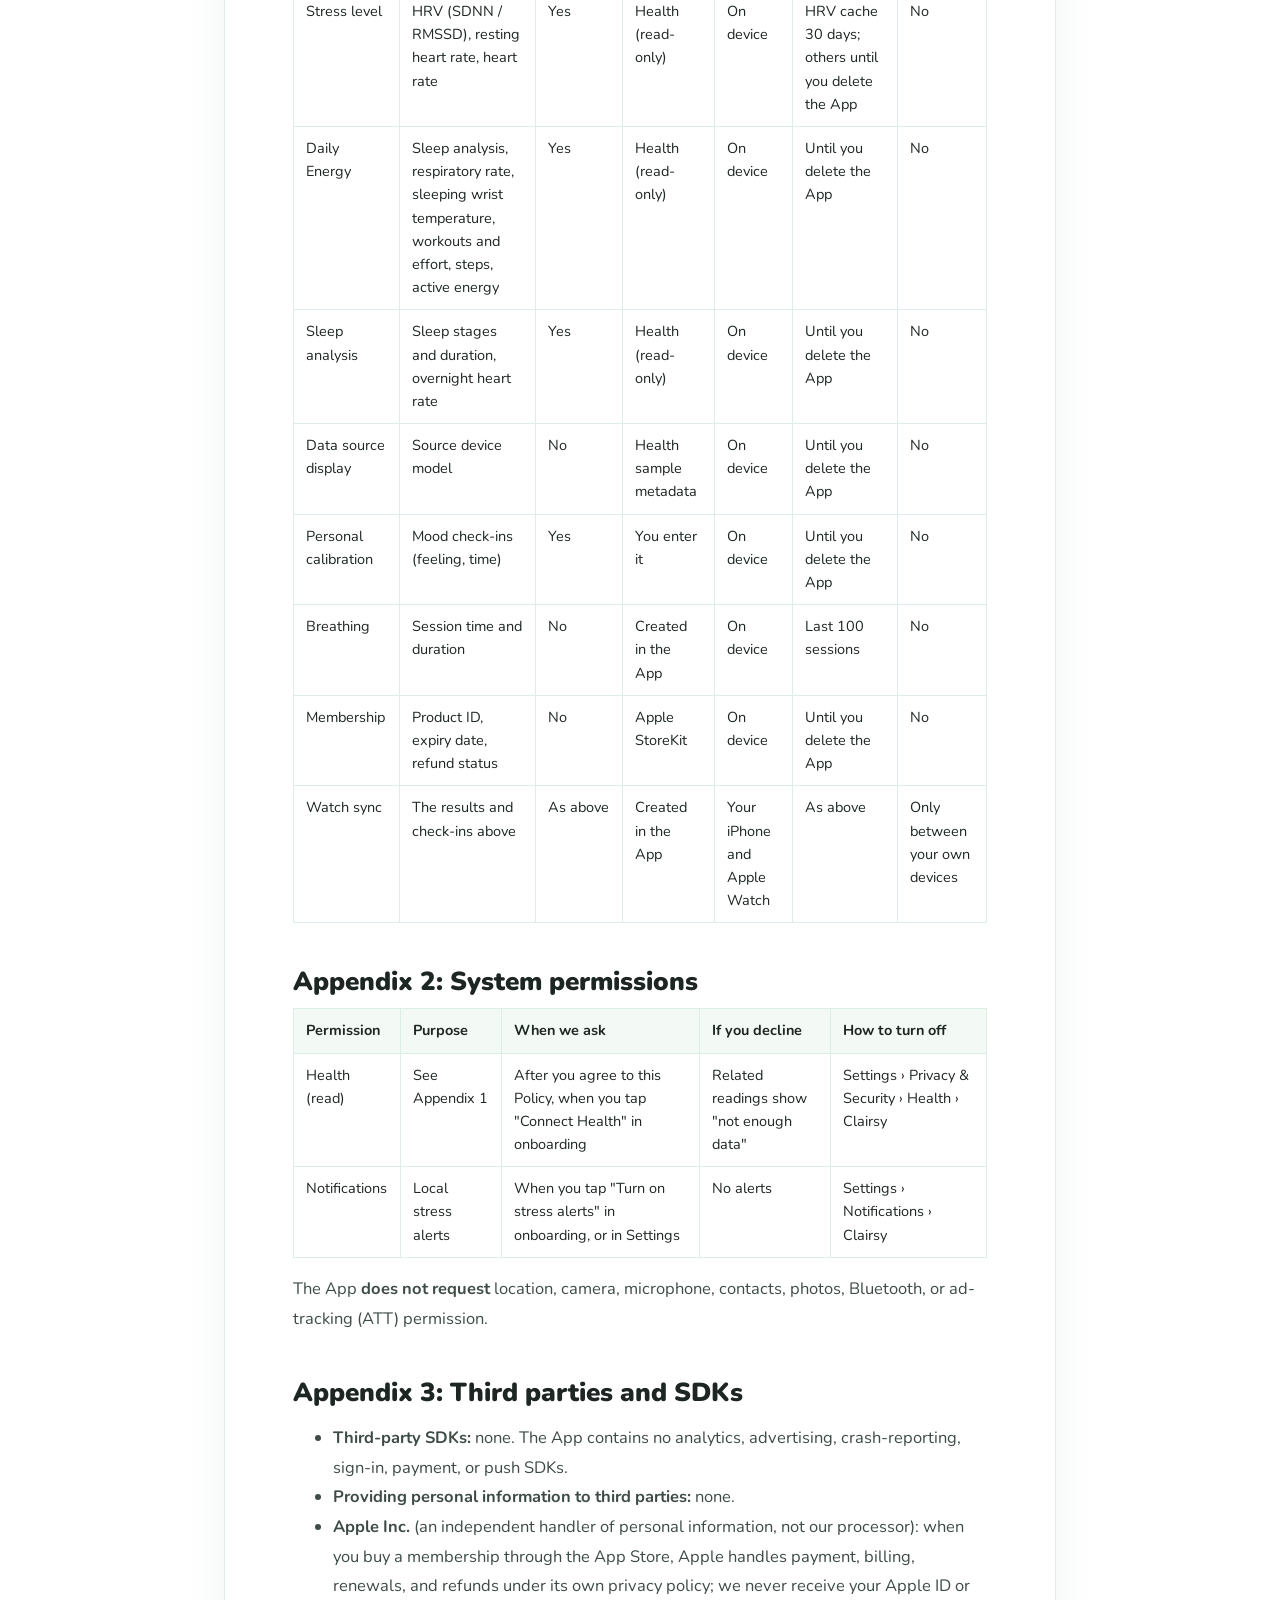
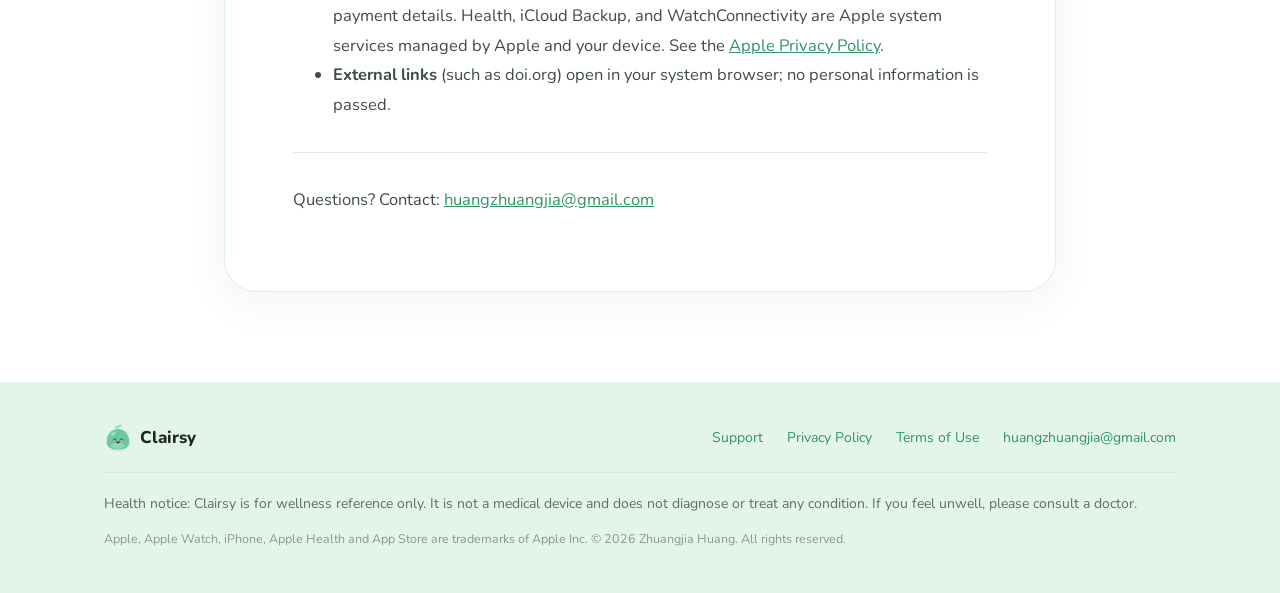
<file: en/privacy/index.html>
<!doctype html><html lang="en"><head><meta charset="utf-8"><meta name="viewport" content="width=device-width,initial-scale=1">
<title>Privacy Policy — Clairsy</title><meta name="description" content="Reads your Apple Watch. Compared only to you. Stress and Daily Energy, live on your wrist.">
<link rel="alternate" hreflang="en" href="../../en/privacy/"><link rel="alternate" hreflang="zh-Hans" href="../../zh/privacy/">
<link rel="icon" href="../../assets/qingqing.svg?v=ae6b4a3a9c"><link rel="preconnect" href="https://fonts.googleapis.com"><link rel="preconnect" href="https://fonts.gstatic.com" crossorigin>
<link href="https://fonts.googleapis.com/css2?family=Nunito:wght@400;500;600;700;800;900&family=Noto+Sans+SC:wght@400;500;700;900&display=swap" rel="stylesheet">
<link rel="stylesheet" href="../../assets/site.css?v=cbce4fdb87"></head><body class="privacy">
<header class="top"><div class="nav wrap"><a class="logo" href=".././"><img src="../../assets/qingqing.svg?v=ae6b4a3a9c" alt="Qingqing" width="36" height="36"><span>Clairsy</span></a>
<nav id="menu"><a href=".././#features">Features</a><a href=".././#faq">FAQ</a><a href=".././#support">Support</a><a href="../../en/privacy/" aria-current="page">Privacy</a><a href="../../en/terms/">Terms</a></nav>
<span class="lang"><img src="../../assets/icons/globe.svg?v=bece35a685" alt="" aria-hidden="true"><a href="../../en/privacy/" data-lang="en" class="on" lang="en">EN</a><a href="../../zh/privacy/" data-lang="zh" class="" lang="zh-Hans">中文</a></span>
<button class="burger" aria-label="Menu" aria-controls="menu" aria-expanded="false"><span></span><span></span><span></span></button></div></header><main class="legal"><div class="wrap narrow"><article><h1>Clairsy Privacy Policy</h1>
<p><strong>Effective date:</strong> October 11, 2026<br />
<strong>Last updated:</strong> October 11, 2026</p>
<p>Clairsy (the "App") is developed and operated by an individual developer, <strong>Zhuangjia Huang</strong> ("we", "us", or the "Developer"). This policy explains how the App handles your information. It is written to meet the App Store Review Guidelines, Apple's HealthKit requirements, and applicable privacy laws, including China's Personal Information Protection Law (PIPL).</p>
<div class="short"><span class="ib"><img class="ic" src="../../assets/icons/in-short-shield.svg?v=a273304543" alt="" aria-hidden="true"></span><p><strong>In short: Clairsy only reads the Health data you allow it to read, and does all of its calculations on your iPhone and Apple Watch. We have no servers. We never upload your data to us or to anyone else, and we never use it for advertising.</strong></p></div>
<hr />
<h2>1. Who we are and how to contact us</h2>
<ul>
<li>Developer / personal information handler: Zhuangjia Huang (individual developer)</li>
<li>Email: <a href="mailto:huangzhuangjia@gmail.com">huangzhuangjia@gmail.com</a></li>
</ul>
<p>We will reply to your email within <strong>15 business days</strong> of receiving it.</p>
<h2>2. What we process and why</h2>
<h3>2.1 Apple Health data (sensitive personal information; requires your separate, explicit permission)</h3>
<p>Only after you grant permission in the system prompt, the App <strong>reads (read-only)</strong> the following HealthKit data types:</p>
<table>
<thead>
<tr>
<th>Data type</th>
<th>Purpose</th>
</tr>
</thead>
<tbody>
<tr>
<td>Heart rate variability (HRV, SDNN)</td>
<td>Compared with your personal baseline to estimate your current stress level</td>
</tr>
<tr>
<td>Recovery HRV (RMSSD; requested separately, only on OS versions that support it)</td>
<td>Makes stress estimates more timely</td>
</tr>
<tr>
<td>Resting heart rate</td>
<td>Stress level and "Daily Energy" estimates</td>
</tr>
<tr>
<td>Heart rate</td>
<td>Stress level, overnight heart-rate chart, energy drain estimate</td>
</tr>
<tr>
<td>Sleep analysis (stages and duration)</td>
<td>Sleep score, sleep-stage analysis, starting point of Daily Energy</td>
</tr>
<tr>
<td>Respiratory rate (during sleep)</td>
<td>Recovery assessment for Daily Energy</td>
</tr>
<tr>
<td>Sleeping wrist temperature</td>
<td>Recovery assessment for Daily Energy</td>
</tr>
<tr>
<td>Workouts (time and duration)</td>
<td>Training load and energy estimates</td>
</tr>
<tr>
<td>Workout effort (Apple rating / estimated rating)</td>
<td>Training load estimate</td>
</tr>
<tr>
<td>Step count</td>
<td>Activity and energy drain estimates</td>
</tr>
<tr>
<td>Active energy</td>
<td>Activity and energy drain estimates</td>
</tr>
</tbody>
</table>
<p>The App also reads the <strong>source device information</strong> attached to these samples (for example, the Apple Watch model). It uses this only to show which device the data came from.</p>
<p><strong>The App never writes any data to Health.</strong> You can grant access to only some data types. Anything you don't allow is left out of the calculations, and the related features may show "not enough data".</p>
<p><strong>Why sensitive data is necessary, and how it affects you:</strong> health data is sensitive personal information. The App's core features (stress level, Daily Energy, sleep analysis) can't work without it. All processing happens locally on your devices, and we cannot see or obtain this data.</p>
<p><strong>How we obtain separate consent:</strong> when you first open the App, we ask you to agree to this Policy. At the "Connect Health" step of onboarding you then tap that button and switch on each data type in Apple's Health permission sheet; this is your <strong>separate consent</strong> to reading the Health data above (sensitive personal information). If you decline this Policy, you can still explore the App in Browse mode, and the App reads no Health data.</p>
<h3>2.2 Information you create in the App (stored on your device only)</h3>
<ul>
<li><strong>Mood check-ins</strong> (the feeling you choose and the time): used to calibrate stress estimates to how you actually feel. Because mood records reflect your wellbeing, we treat them as <strong>sensitive personal information</strong>; they stay on your device.</li>
<li><strong>Breathing session history</strong> (time and duration of your most recent 100 sessions): used to show your practice history and before/after changes.</li>
<li><strong>App settings</strong>: appearance, stress-alert frequency, sleep-need duration, and similar preferences.</li>
<li><strong>Computed results and caches</strong>: stress level, Daily Energy, a 30-day HRV sample cache, your personal baselines, and so on. These make the App load faster and feed the Home Screen widgets and watch complications.</li>
<li><strong>Membership status</strong>: whether you have an active subscription, its expiry date, and whether you bought Lifetime, the one-time purchase (from Apple's purchase records; see 2.3).</li>
</ul>
<h3>2.3 Purchases (handled by Apple)</h3>
<p>Subscriptions and Lifetime (one-time purchase) are sold through <strong>Apple In-App Purchase</strong>. Apple handles payment, billing, and refunds. <strong>We never receive</strong> your Apple ID, name, payment method, or billing details. On your device, the App uses Apple's StoreKit to read your purchase entitlements (product ID, expiry date, refund status) so it can unlock membership features. Apple's handling of this information is covered by the <a rel="noopener" href="https://www.apple.com/legal/privacy/">Apple Privacy Policy</a>.</p>
<h3>2.4 Notifications</h3>
<p>If you allow notifications, the App creates <strong>local notifications</strong> (such as stress alerts) on your device. It does not use any remote push server. Notification content (for example, your current stress level) may appear on your Lock Screen. You can change this in Settings › Notifications › Clairsy.</p>
<h3>2.5 What we do not collect</h3>
<p>The App <strong>does not</strong> collect your name, phone number, email, contacts, photos, precise or approximate location, or advertising identifier (IDFA), and it does not track you across other apps or websites. The App has <strong>no user accounts</strong> and contains <strong>no third-party analytics, advertising, crash-reporting, or other third-party SDKs</strong>.</p>
<h2>3. Where your information is stored and for how long</h2>
<ul>
<li><strong>Location:</strong> everything above is stored only in the App's private storage on your iPhone and Apple Watch, including a shared container used by the same developer's App Group. Data syncs between your iPhone and your Apple Watch over Apple's system channel (WatchConnectivity), <strong>directly between your own devices</strong>. It never passes through any server of ours.</li>
<li><strong>We have no servers.</strong> Your data is never uploaded to the cloud, and the App does not save it to iCloud itself.</li>
<li><strong>System backups:</strong> if you use iCloud Backup or computer backups for your iPhone, your backup settings may include the App's local data. Apple and your device manage those backups; we cannot access them.</li>
<li><strong>Retention:</strong> the HRV sample cache keeps only the last 30 days, and breathing history keeps only the last 100 sessions. All other local data stays until you delete the App.</li>
<li><strong>International transfers:</strong> we do not transfer your personal information anywhere, including across borders.</li>
</ul>
<h2>4. Sharing and disclosure</h2>
<p>We <strong>do not</strong> share, transfer, or publicly disclose your personal information to any third party. We <strong>do not</strong> sell your data, and we do not use Health data for advertising, marketing, or data mining. We simply never receive it.</p>
<p>The App contains links to external websites (for example, doi.org links to the research papers cited on the breathing page). These open in your system browser, and each site's own privacy policy applies.</p>
<h2>5. Your rights and how to delete your data</h2>
<ul>
<li><strong>Access and correction:</strong> all of your data is shown in the App, and you can view and manage the underlying health data in Apple's Health app.</li>
<li><strong>Withdraw permission:</strong> at any time, turn off access to any data type in Settings › Privacy &amp; Security › Health › Clairsy, and turn off notifications in Settings › Notifications › Clairsy. Withdrawing permission does not affect processing that already happened while permission was granted.</li>
<li><strong>Withdraw consent to this Policy:</strong> in the App, go to Settings › About › Withdraw Privacy Consent. The App immediately stops reading Health data, clears the on-device results computed from it, and switches to Browse mode. Your mood check-ins and breathing history stay on your device (deleting the App removes them). You can agree again in the same place.</li>
<li><strong>Copy / portability:</strong> your raw Health data can be exported from Apple's Health app; everything the App records stays on your device and is visible in the App.</li>
<li><strong>Explanation:</strong> you may email us to ask us to explain this Policy or how the App processes personal information.</li>
<li><strong>Next of kin:</strong> if a user has passed away, their next of kin may contact us at the email in Section 1 to exercise the rights provided by law.</li>
<li><strong>Deletion:</strong> <strong>delete the App</strong> from your iPhone (and Apple Watch) to erase all of its locally stored data. Copies in system backups follow your backup settings. The App never writes to Health, so deleting it does not affect your Health data.</li>
<li><strong>Account:</strong> there is no account to close. Manage or cancel subscriptions in Settings › [your name] › Subscriptions.</li>
<li><strong>Other requests:</strong> for questions, complaints, or to exercise any other legal right, email us at the address in Section 1. Because we hold none of your data, you can usually handle these requests yourself on your device, as described above.</li>
</ul>
<h3>Complaints</h3>
<p>Send complaints or reports to <a href="mailto:huangzhuangjia@gmail.com">huangzhuangjia@gmail.com</a>; we will reply within <strong>15 business days</strong> after verifying your request. If you are not satisfied, you may complain to the competent authority (in mainland China, the cyberspace, industry and information technology, or market regulation authorities; elsewhere, your local data protection authority) or bring a claim before a competent court.</p>
<h2>6. Automated assessment</h2>
<p>On your device, the App <strong>automatically</strong> compares your HRV, heart rate, and other data with your personal baseline to produce reference results such as your stress level, Daily Energy, and sleep score. You can see how these are calculated in the App's “How it’s calculated” explanations. These results are for your own reference only. They are <strong>not</strong> used to make any decision that significantly affects your rights or interests, and they are not given to anyone.</p>
<h2>7. Health disclaimer</h2>
<p>The App provides <strong>wellness estimates</strong> based on wearable data. It is <strong>not a medical device</strong> and does not diagnose, treat, or prevent any condition. If you feel unwell, please consult a doctor.</p>
<h2>8. Minors and children</h2>
<ul>
<li>The App is designed for adults and is <strong>not directed to children under 14</strong> (under 13 in the United States).</li>
<li>If you are under 14, use the App only <strong>after a parent or guardian has read and agreed to this Policy</strong>, and under their guidance; the guardian's agreement is the separate consent to processing the child's Health data. If you are 14 to 17, we recommend reading this Policy with a guardian.</li>
<li>Data never leaves the device, so we cannot know a user's age and do not knowingly collect children's personal information. A guardian can turn off Health access in iOS Settings or delete the App at any time to erase all App data.</li>
<li>Guardians who believe a child's information may be involved can contact us at the email in Section 1.</li>
</ul>
<h2>9. Changes to this policy</h2>
<p>When we update this policy, we will publish the new version in the App and change the "Last updated" date above. If an update involves a material change in purposes, methods, or data types (for example, adding cloud sync in the future), we will tell you <strong>prominently</strong> (such as with an in-app prompt) after you update the App, and ask for your consent again where required. For a <strong>major version</strong> change (new data types, purposes, third parties, or cloud sync), we will show the key changes the next time you open the App and ask for your consent again; if you decline, you can keep using Browse mode.</p>
<h2>Appendix 1: Personal information inventory</h2>
<table>
<thead>
<tr>
<th>Feature</th>
<th>Data</th>
<th>Sensitive</th>
<th>Source</th>
<th>Stored</th>
<th>Retention</th>
<th>Leaves device</th>
</tr>
</thead>
<tbody>
<tr>
<td>Stress level</td>
<td>HRV (SDNN / RMSSD), resting heart rate, heart rate</td>
<td>Yes</td>
<td>Health (read-only)</td>
<td>On device</td>
<td>HRV cache 30 days; others until you delete the App</td>
<td>No</td>
</tr>
<tr>
<td>Daily Energy</td>
<td>Sleep analysis, respiratory rate, sleeping wrist temperature, workouts and effort, steps, active energy</td>
<td>Yes</td>
<td>Health (read-only)</td>
<td>On device</td>
<td>Until you delete the App</td>
<td>No</td>
</tr>
<tr>
<td>Sleep analysis</td>
<td>Sleep stages and duration, overnight heart rate</td>
<td>Yes</td>
<td>Health (read-only)</td>
<td>On device</td>
<td>Until you delete the App</td>
<td>No</td>
</tr>
<tr>
<td>Data source display</td>
<td>Source device model</td>
<td>No</td>
<td>Health sample metadata</td>
<td>On device</td>
<td>Until you delete the App</td>
<td>No</td>
</tr>
<tr>
<td>Personal calibration</td>
<td>Mood check-ins (feeling, time)</td>
<td>Yes</td>
<td>You enter it</td>
<td>On device</td>
<td>Until you delete the App</td>
<td>No</td>
</tr>
<tr>
<td>Breathing</td>
<td>Session time and duration</td>
<td>No</td>
<td>Created in the App</td>
<td>On device</td>
<td>Last 100 sessions</td>
<td>No</td>
</tr>
<tr>
<td>Membership</td>
<td>Product ID, expiry date, refund status</td>
<td>No</td>
<td>Apple StoreKit</td>
<td>On device</td>
<td>Until you delete the App</td>
<td>No</td>
</tr>
<tr>
<td>Watch sync</td>
<td>The results and check-ins above</td>
<td>As above</td>
<td>Created in the App</td>
<td>Your iPhone and Apple Watch</td>
<td>As above</td>
<td>Only between your own devices</td>
</tr>
</tbody>
</table>
<h2>Appendix 2: System permissions</h2>
<table>
<thead>
<tr>
<th>Permission</th>
<th>Purpose</th>
<th>When we ask</th>
<th>If you decline</th>
<th>How to turn off</th>
</tr>
</thead>
<tbody>
<tr>
<td>Health (read)</td>
<td>See Appendix 1</td>
<td>After you agree to this Policy, when you tap "Connect Health" in onboarding</td>
<td>Related readings show "not enough data"</td>
<td>Settings › Privacy &amp; Security › Health › Clairsy</td>
</tr>
<tr>
<td>Notifications</td>
<td>Local stress alerts</td>
<td>When you tap "Turn on stress alerts" in onboarding, or in Settings</td>
<td>No alerts</td>
<td>Settings › Notifications › Clairsy</td>
</tr>
</tbody>
</table>
<p>The App <strong>does not request</strong> location, camera, microphone, contacts, photos, Bluetooth, or ad-tracking (ATT) permission.</p>
<h2>Appendix 3: Third parties and SDKs</h2>
<ul>
<li><strong>Third-party SDKs:</strong> none. The App contains no analytics, advertising, crash-reporting, sign-in, payment, or push SDKs.</li>
<li><strong>Providing personal information to third parties:</strong> none.</li>
<li><strong>Apple Inc.</strong> (an independent handler of personal information, not our processor): when you buy a membership through the App Store, Apple handles payment, billing, renewals, and refunds under its own privacy policy; we never receive your Apple ID or payment details. Health, iCloud Backup, and WatchConnectivity are Apple system services managed by Apple and your device. See the <a rel="noopener" href="https://www.apple.com/legal/privacy/">Apple Privacy Policy</a>.</li>
<li><strong>External links</strong> (such as doi.org) open in your system browser; no personal information is passed.</li>
</ul>
<hr />
<p>Questions? Contact: <a href="mailto:huangzhuangjia@gmail.com">huangzhuangjia@gmail.com</a></p></article></div></main><footer><div class="wrap"><div class="frow"><a class="logo sm" href=".././"><img src="../../assets/qingqing.svg?v=ae6b4a3a9c" alt="Qingqing" width="28" height="28"><span>Clairsy</span></a>
<div class="flinks"><a href=".././#support">Support</a><a href="../../en/privacy/">Privacy Policy</a><a href="../../en/terms/">Terms of Use</a><a href="mailto:huangzhuangjia@gmail.com">huangzhuangjia@gmail.com</a></div></div>
<hr><p>Health notice: Clairsy is for wellness reference only. It is not a medical device and does not diagnose or treat any condition. If you feel unwell, please consult a doctor.</p><p class="tm">Apple, Apple Watch, iPhone, Apple Health and App Store are trademarks of Apple Inc. © 2026 Zhuangjia Huang. All rights reserved.</p></div></footer><script src="../../assets/lang.js?v=40451cd3ef"></script></body></html>
</file>
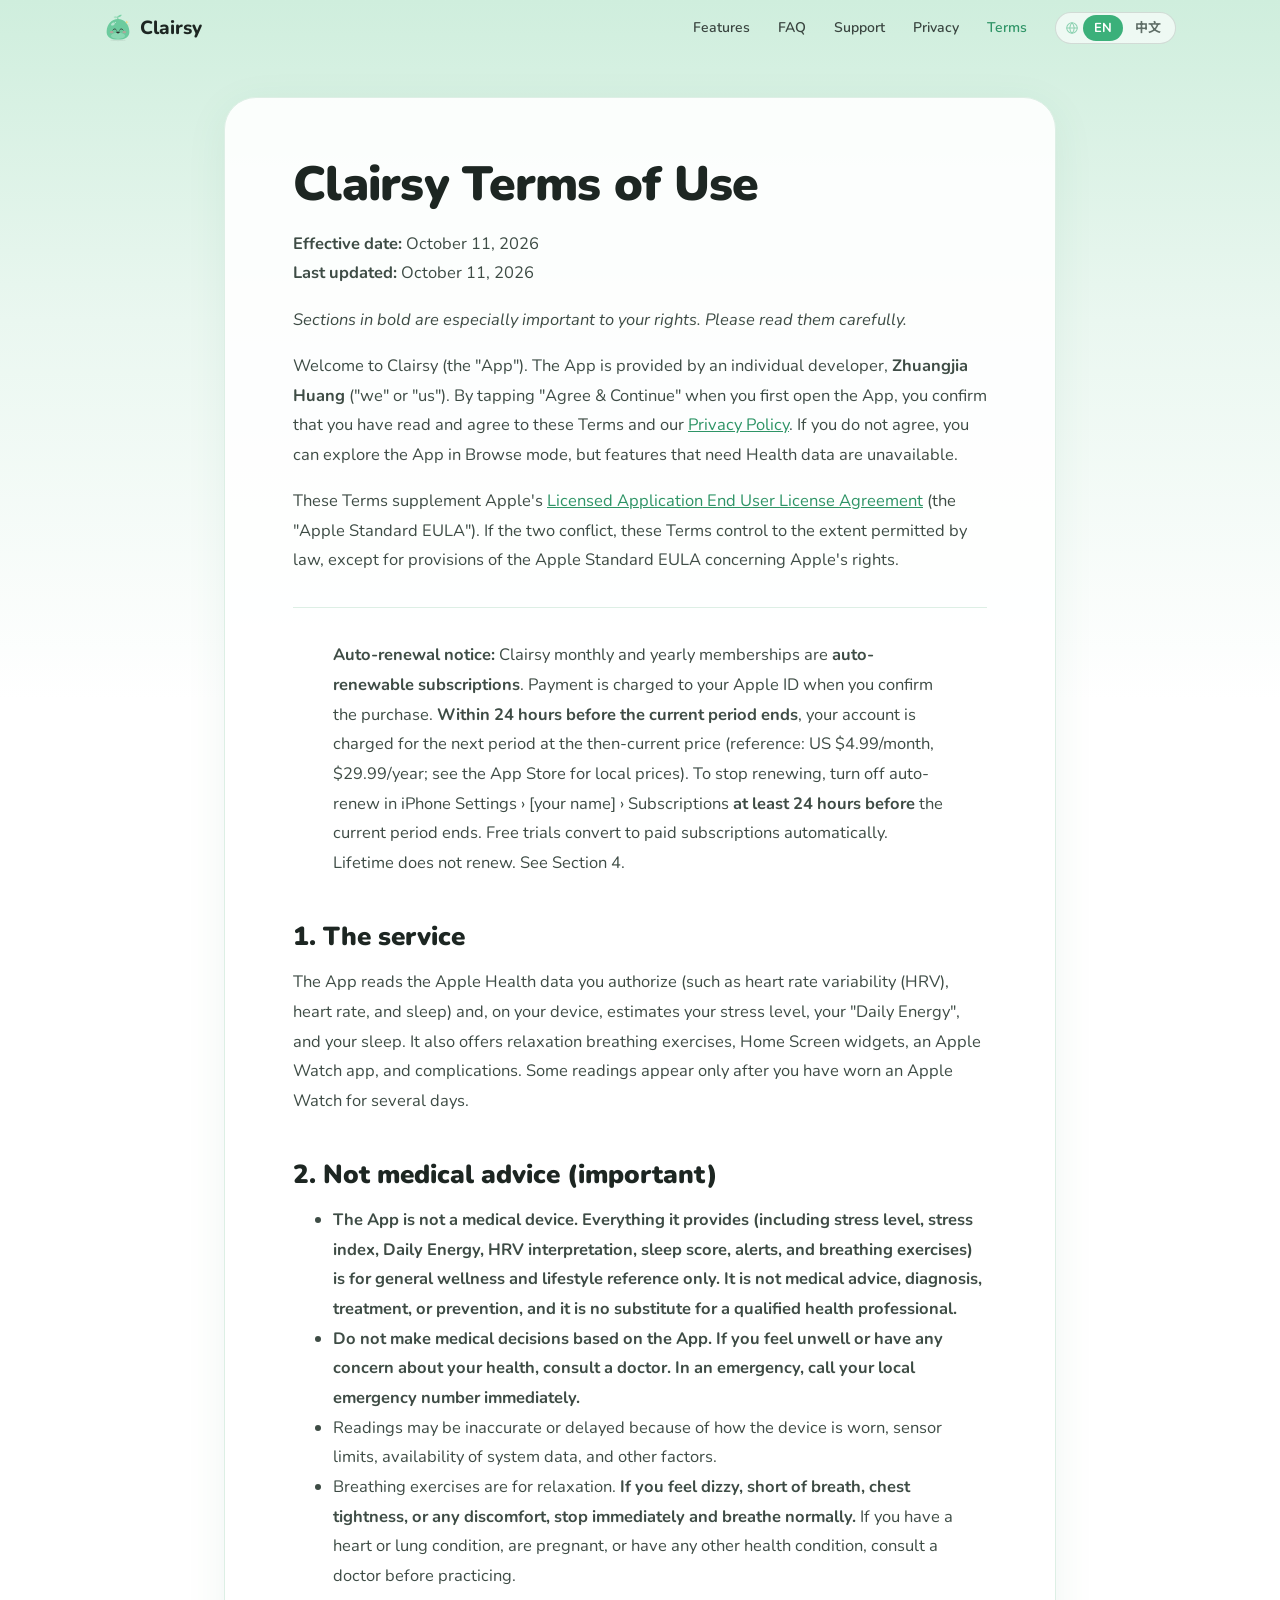
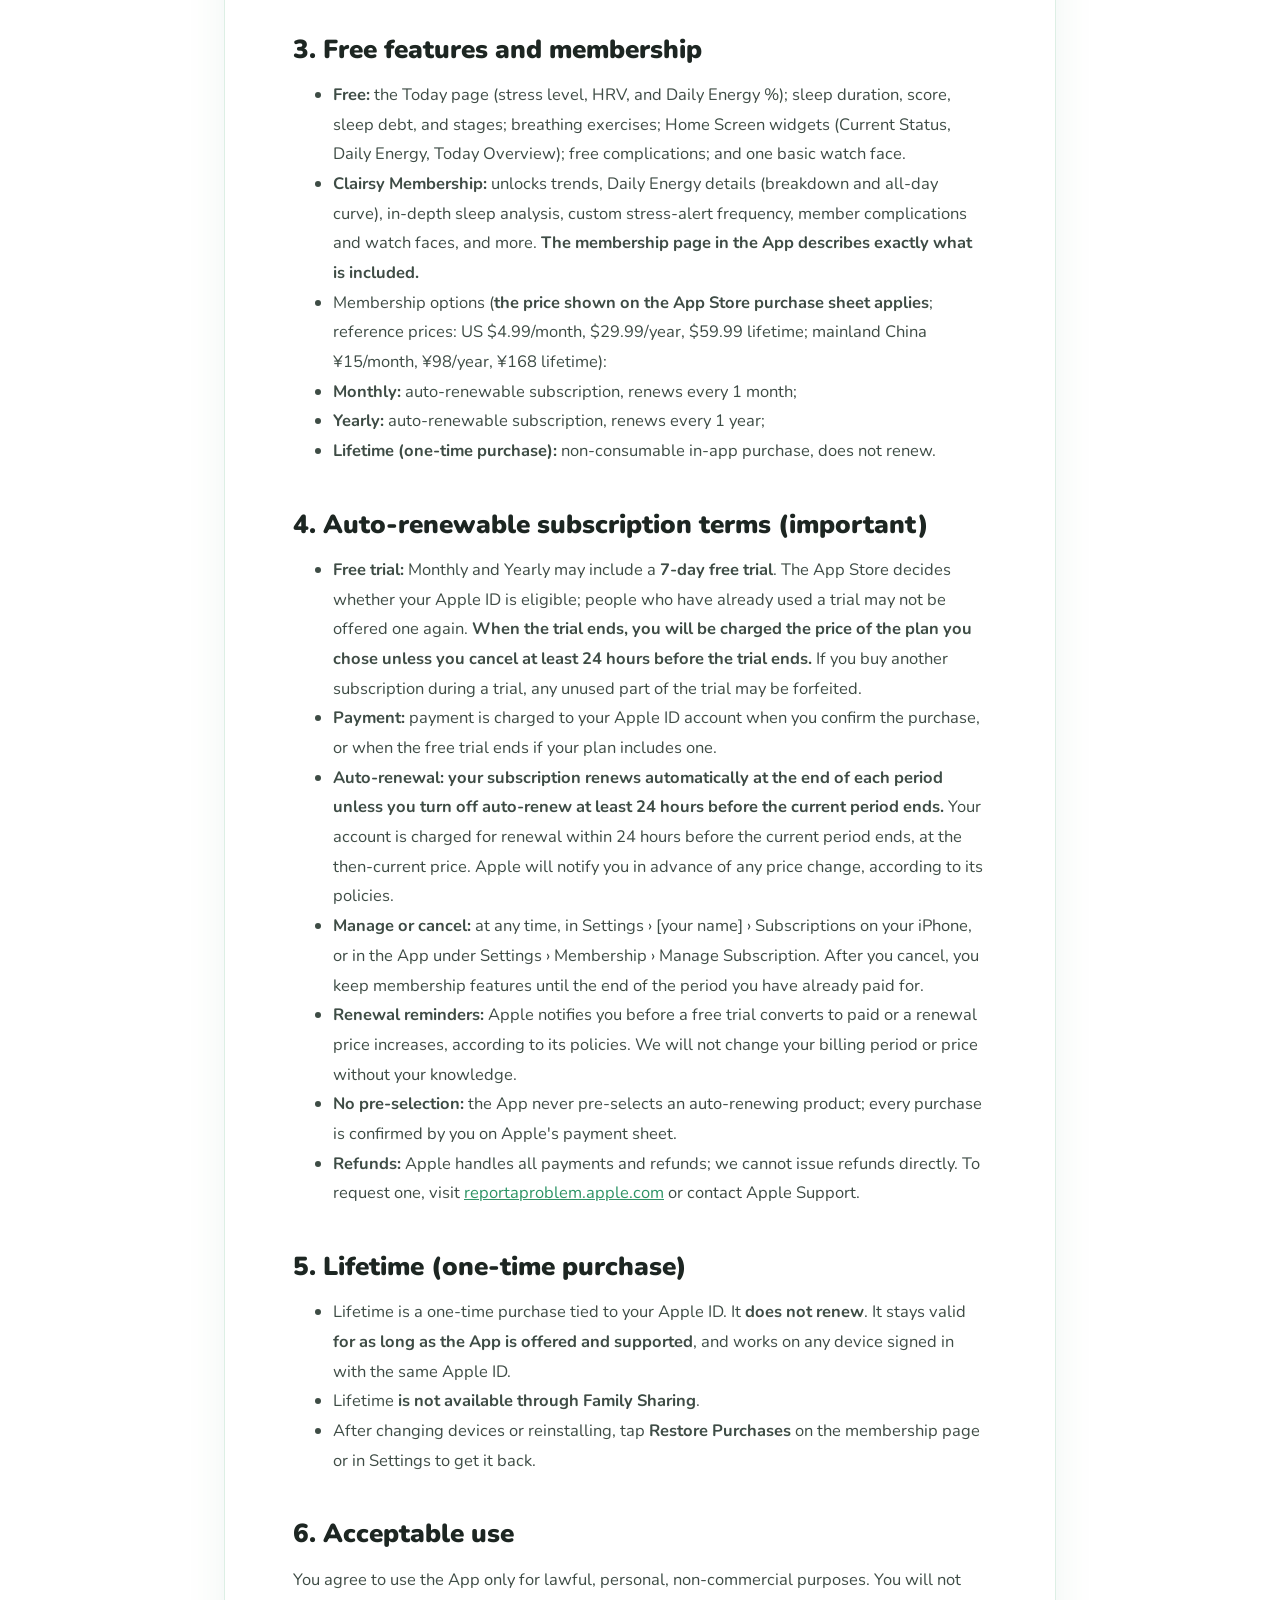
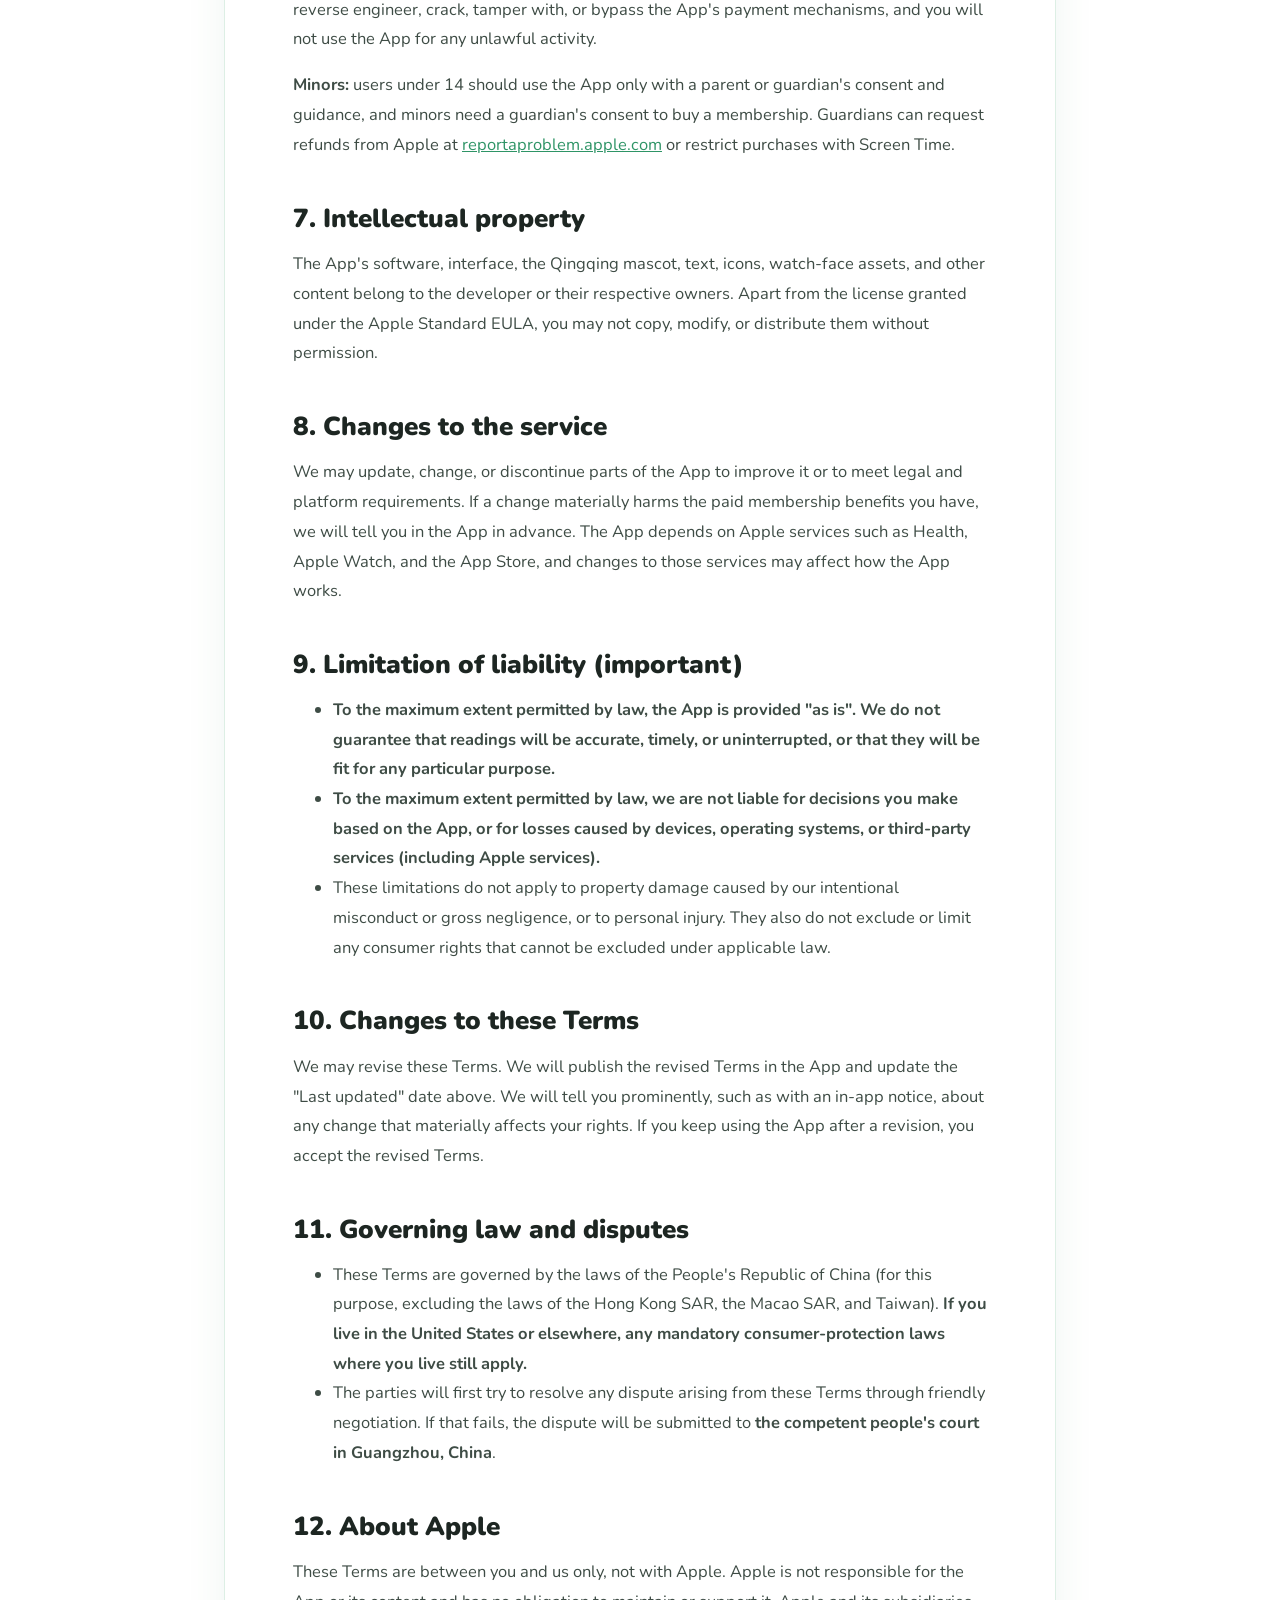
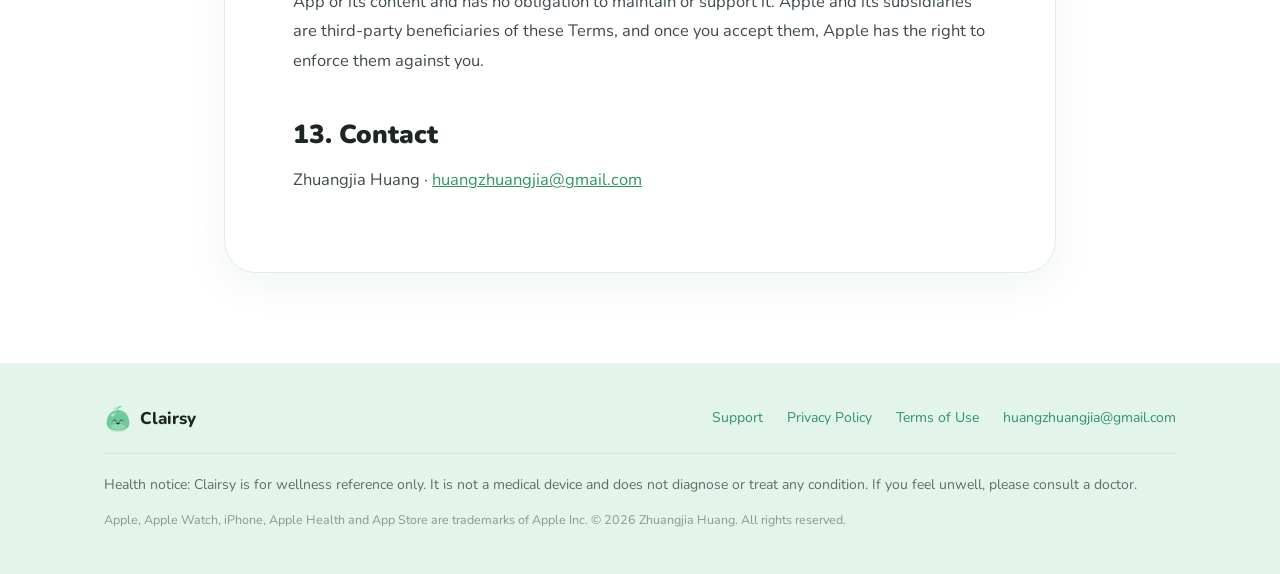
<file: en/terms/index.html>
<!doctype html><html lang="en"><head><meta charset="utf-8"><meta name="viewport" content="width=device-width,initial-scale=1">
<title>Terms of Use — Clairsy</title><meta name="description" content="Reads your Apple Watch. Compared only to you. Stress and Daily Energy, live on your wrist.">
<link rel="alternate" hreflang="en" href="../../en/terms/"><link rel="alternate" hreflang="zh-Hans" href="../../zh/terms/">
<link rel="icon" href="../../assets/qingqing.svg?v=ae6b4a3a9c"><link rel="preconnect" href="https://fonts.googleapis.com"><link rel="preconnect" href="https://fonts.gstatic.com" crossorigin>
<link href="https://fonts.googleapis.com/css2?family=Nunito:wght@400;500;600;700;800;900&family=Noto+Sans+SC:wght@400;500;700;900&display=swap" rel="stylesheet">
<link rel="stylesheet" href="../../assets/site.css?v=cbce4fdb87"></head><body class="terms">
<header class="top"><div class="nav wrap"><a class="logo" href=".././"><img src="../../assets/qingqing.svg?v=ae6b4a3a9c" alt="Qingqing" width="36" height="36"><span>Clairsy</span></a>
<nav id="menu"><a href=".././#features">Features</a><a href=".././#faq">FAQ</a><a href=".././#support">Support</a><a href="../../en/privacy/">Privacy</a><a href="../../en/terms/" aria-current="page">Terms</a></nav>
<span class="lang"><img src="../../assets/icons/globe.svg?v=bece35a685" alt="" aria-hidden="true"><a href="../../en/terms/" data-lang="en" class="on" lang="en">EN</a><a href="../../zh/terms/" data-lang="zh" class="" lang="zh-Hans">中文</a></span>
<button class="burger" aria-label="Menu" aria-controls="menu" aria-expanded="false"><span></span><span></span><span></span></button></div></header><main class="legal"><div class="wrap narrow"><article><h1>Clairsy Terms of Use</h1>
<p><strong>Effective date:</strong> October 11, 2026<br />
<strong>Last updated:</strong> October 11, 2026</p>
<p><em>Sections in bold are especially important to your rights. Please read them carefully.</em></p>
<p>Welcome to Clairsy (the "App"). The App is provided by an individual developer, <strong>Zhuangjia Huang</strong> ("we" or "us"). By tapping "Agree &amp; Continue" when you first open the App, you confirm that you have read and agree to these Terms and our <a href="../privacy/">Privacy Policy</a>. If you do not agree, you can explore the App in Browse mode, but features that need Health data are unavailable.</p>
<p>These Terms supplement Apple's <a rel="noopener" href="https://www.apple.com/legal/internet-services/itunes/dev/stdeula/">Licensed Application End User License Agreement</a> (the "Apple Standard EULA"). If the two conflict, these Terms control to the extent permitted by law, except for provisions of the Apple Standard EULA concerning Apple's rights.</p>
<hr />
<blockquote>
<p><strong>Auto-renewal notice:</strong> Clairsy monthly and yearly memberships are <strong>auto-renewable subscriptions</strong>. Payment is charged to your Apple ID when you confirm the purchase. <strong>Within 24 hours before the current period ends</strong>, your account is charged for the next period at the then-current price (reference: US $4.99/month, $29.99/year; see the App Store for local prices). To stop renewing, turn off auto-renew in iPhone Settings › [your name] › Subscriptions <strong>at least 24 hours before</strong> the current period ends. Free trials convert to paid subscriptions automatically. Lifetime does not renew. See Section 4.</p>
</blockquote>
<h2>1. The service</h2>
<p>The App reads the Apple Health data you authorize (such as heart rate variability (HRV), heart rate, and sleep) and, on your device, estimates your stress level, your "Daily Energy", and your sleep. It also offers relaxation breathing exercises, Home Screen widgets, an Apple Watch app, and complications. Some readings appear only after you have worn an Apple Watch for several days.</p>
<h2>2. Not medical advice (important)</h2>
<ul>
<li><strong>The App is not a medical device. Everything it provides (including stress level, stress index, Daily Energy, HRV interpretation, sleep score, alerts, and breathing exercises) is for general wellness and lifestyle reference only. It is not medical advice, diagnosis, treatment, or prevention, and it is no substitute for a qualified health professional.</strong></li>
<li><strong>Do not make medical decisions based on the App. If you feel unwell or have any concern about your health, consult a doctor. In an emergency, call your local emergency number immediately.</strong></li>
<li>Readings may be inaccurate or delayed because of how the device is worn, sensor limits, availability of system data, and other factors.</li>
<li>Breathing exercises are for relaxation. <strong>If you feel dizzy, short of breath, chest tightness, or any discomfort, stop immediately and breathe normally.</strong> If you have a heart or lung condition, are pregnant, or have any other health condition, consult a doctor before practicing.</li>
</ul>
<h2>3. Free features and membership</h2>
<ul>
<li><strong>Free:</strong> the Today page (stress level, HRV, and Daily Energy %); sleep duration, score, sleep debt, and stages; breathing exercises; Home Screen widgets (Current Status, Daily Energy, Today Overview); free complications; and one basic watch face.</li>
<li><strong>Clairsy Membership:</strong> unlocks trends, Daily Energy details (breakdown and all-day curve), in-depth sleep analysis, custom stress-alert frequency, member complications and watch faces, and more. <strong>The membership page in the App describes exactly what is included.</strong></li>
<li>Membership options (<strong>the price shown on the App Store purchase sheet applies</strong>; reference prices: US $4.99/month, $29.99/year, $59.99 lifetime; mainland China ¥15/month, ¥98/year, ¥168 lifetime):</li>
<li><strong>Monthly:</strong> auto-renewable subscription, renews every 1 month;</li>
<li><strong>Yearly:</strong> auto-renewable subscription, renews every 1 year;</li>
<li><strong>Lifetime (one-time purchase):</strong> non-consumable in-app purchase, does not renew.</li>
</ul>
<h2>4. Auto-renewable subscription terms (important)</h2>
<ul>
<li><strong>Free trial:</strong> Monthly and Yearly may include a <strong>7-day free trial</strong>. The App Store decides whether your Apple ID is eligible; people who have already used a trial may not be offered one again. <strong>When the trial ends, you will be charged the price of the plan you chose unless you cancel at least 24 hours before the trial ends.</strong> If you buy another subscription during a trial, any unused part of the trial may be forfeited.</li>
<li><strong>Payment:</strong> payment is charged to your Apple ID account when you confirm the purchase, or when the free trial ends if your plan includes one.</li>
<li><strong>Auto-renewal:</strong> <strong>your subscription renews automatically at the end of each period unless you turn off auto-renew at least 24 hours before the current period ends.</strong> Your account is charged for renewal within 24 hours before the current period ends, at the then-current price. Apple will notify you in advance of any price change, according to its policies.</li>
<li><strong>Manage or cancel:</strong> at any time, in Settings › [your name] › Subscriptions on your iPhone, or in the App under Settings › Membership › Manage Subscription. After you cancel, you keep membership features until the end of the period you have already paid for.</li>
<li><strong>Renewal reminders:</strong> Apple notifies you before a free trial converts to paid or a renewal price increases, according to its policies. We will not change your billing period or price without your knowledge.</li>
<li><strong>No pre-selection:</strong> the App never pre-selects an auto-renewing product; every purchase is confirmed by you on Apple's payment sheet.</li>
<li><strong>Refunds:</strong> Apple handles all payments and refunds; we cannot issue refunds directly. To request one, visit <a rel="noopener" href="https://reportaproblem.apple.com">reportaproblem.apple.com</a> or contact Apple Support.</li>
</ul>
<h2>5. Lifetime (one-time purchase)</h2>
<ul>
<li>Lifetime is a one-time purchase tied to your Apple ID. It <strong>does not renew</strong>. It stays valid <strong>for as long as the App is offered and supported</strong>, and works on any device signed in with the same Apple ID.</li>
<li>Lifetime <strong>is not available through Family Sharing</strong>.</li>
<li>After changing devices or reinstalling, tap <strong>Restore Purchases</strong> on the membership page or in Settings to get it back.</li>
</ul>
<h2>6. Acceptable use</h2>
<p>You agree to use the App only for lawful, personal, non-commercial purposes. You will not reverse engineer, crack, tamper with, or bypass the App's payment mechanisms, and you will not use the App for any unlawful activity.</p>
<p><strong>Minors:</strong> users under 14 should use the App only with a parent or guardian's consent and guidance, and minors need a guardian's consent to buy a membership. Guardians can request refunds from Apple at <a rel="noopener" href="https://reportaproblem.apple.com">reportaproblem.apple.com</a> or restrict purchases with Screen Time.</p>
<h2>7. Intellectual property</h2>
<p>The App's software, interface, the Qingqing mascot, text, icons, watch-face assets, and other content belong to the developer or their respective owners. Apart from the license granted under the Apple Standard EULA, you may not copy, modify, or distribute them without permission.</p>
<h2>8. Changes to the service</h2>
<p>We may update, change, or discontinue parts of the App to improve it or to meet legal and platform requirements. If a change materially harms the paid membership benefits you have, we will tell you in the App in advance. The App depends on Apple services such as Health, Apple Watch, and the App Store, and changes to those services may affect how the App works.</p>
<h2>9. Limitation of liability (important)</h2>
<ul>
<li><strong>To the maximum extent permitted by law, the App is provided "as is". We do not guarantee that readings will be accurate, timely, or uninterrupted, or that they will be fit for any particular purpose.</strong></li>
<li><strong>To the maximum extent permitted by law, we are not liable for decisions you make based on the App, or for losses caused by devices, operating systems, or third-party services (including Apple services).</strong></li>
<li>These limitations do not apply to property damage caused by our intentional misconduct or gross negligence, or to personal injury. They also do not exclude or limit any consumer rights that cannot be excluded under applicable law.</li>
</ul>
<h2>10. Changes to these Terms</h2>
<p>We may revise these Terms. We will publish the revised Terms in the App and update the "Last updated" date above. We will tell you prominently, such as with an in-app notice, about any change that materially affects your rights. If you keep using the App after a revision, you accept the revised Terms.</p>
<h2>11. Governing law and disputes</h2>
<ul>
<li>These Terms are governed by the laws of the People's Republic of China (for this purpose, excluding the laws of the Hong Kong SAR, the Macao SAR, and Taiwan). <strong>If you live in the United States or elsewhere, any mandatory consumer-protection laws where you live still apply.</strong></li>
<li>The parties will first try to resolve any dispute arising from these Terms through friendly negotiation. If that fails, the dispute will be submitted to <strong>the competent people's court in Guangzhou, China</strong>.</li>
</ul>
<h2>12. About Apple</h2>
<p>These Terms are between you and us only, not with Apple. Apple is not responsible for the App or its content and has no obligation to maintain or support it. Apple and its subsidiaries are third-party beneficiaries of these Terms, and once you accept them, Apple has the right to enforce them against you.</p>
<h2>13. Contact</h2>
<p>Zhuangjia Huang · <a href="mailto:huangzhuangjia@gmail.com">huangzhuangjia@gmail.com</a></p></article></div></main><footer><div class="wrap"><div class="frow"><a class="logo sm" href=".././"><img src="../../assets/qingqing.svg?v=ae6b4a3a9c" alt="Qingqing" width="28" height="28"><span>Clairsy</span></a>
<div class="flinks"><a href=".././#support">Support</a><a href="../../en/privacy/">Privacy Policy</a><a href="../../en/terms/">Terms of Use</a><a href="mailto:huangzhuangjia@gmail.com">huangzhuangjia@gmail.com</a></div></div>
<hr><p>Health notice: Clairsy is for wellness reference only. It is not a medical device and does not diagnose or treat any condition. If you feel unwell, please consult a doctor.</p><p class="tm">Apple, Apple Watch, iPhone, Apple Health and App Store are trademarks of Apple Inc. © 2026 Zhuangjia Huang. All rights reserved.</p></div></footer><script src="../../assets/lang.js?v=40451cd3ef"></script></body></html>
</file>
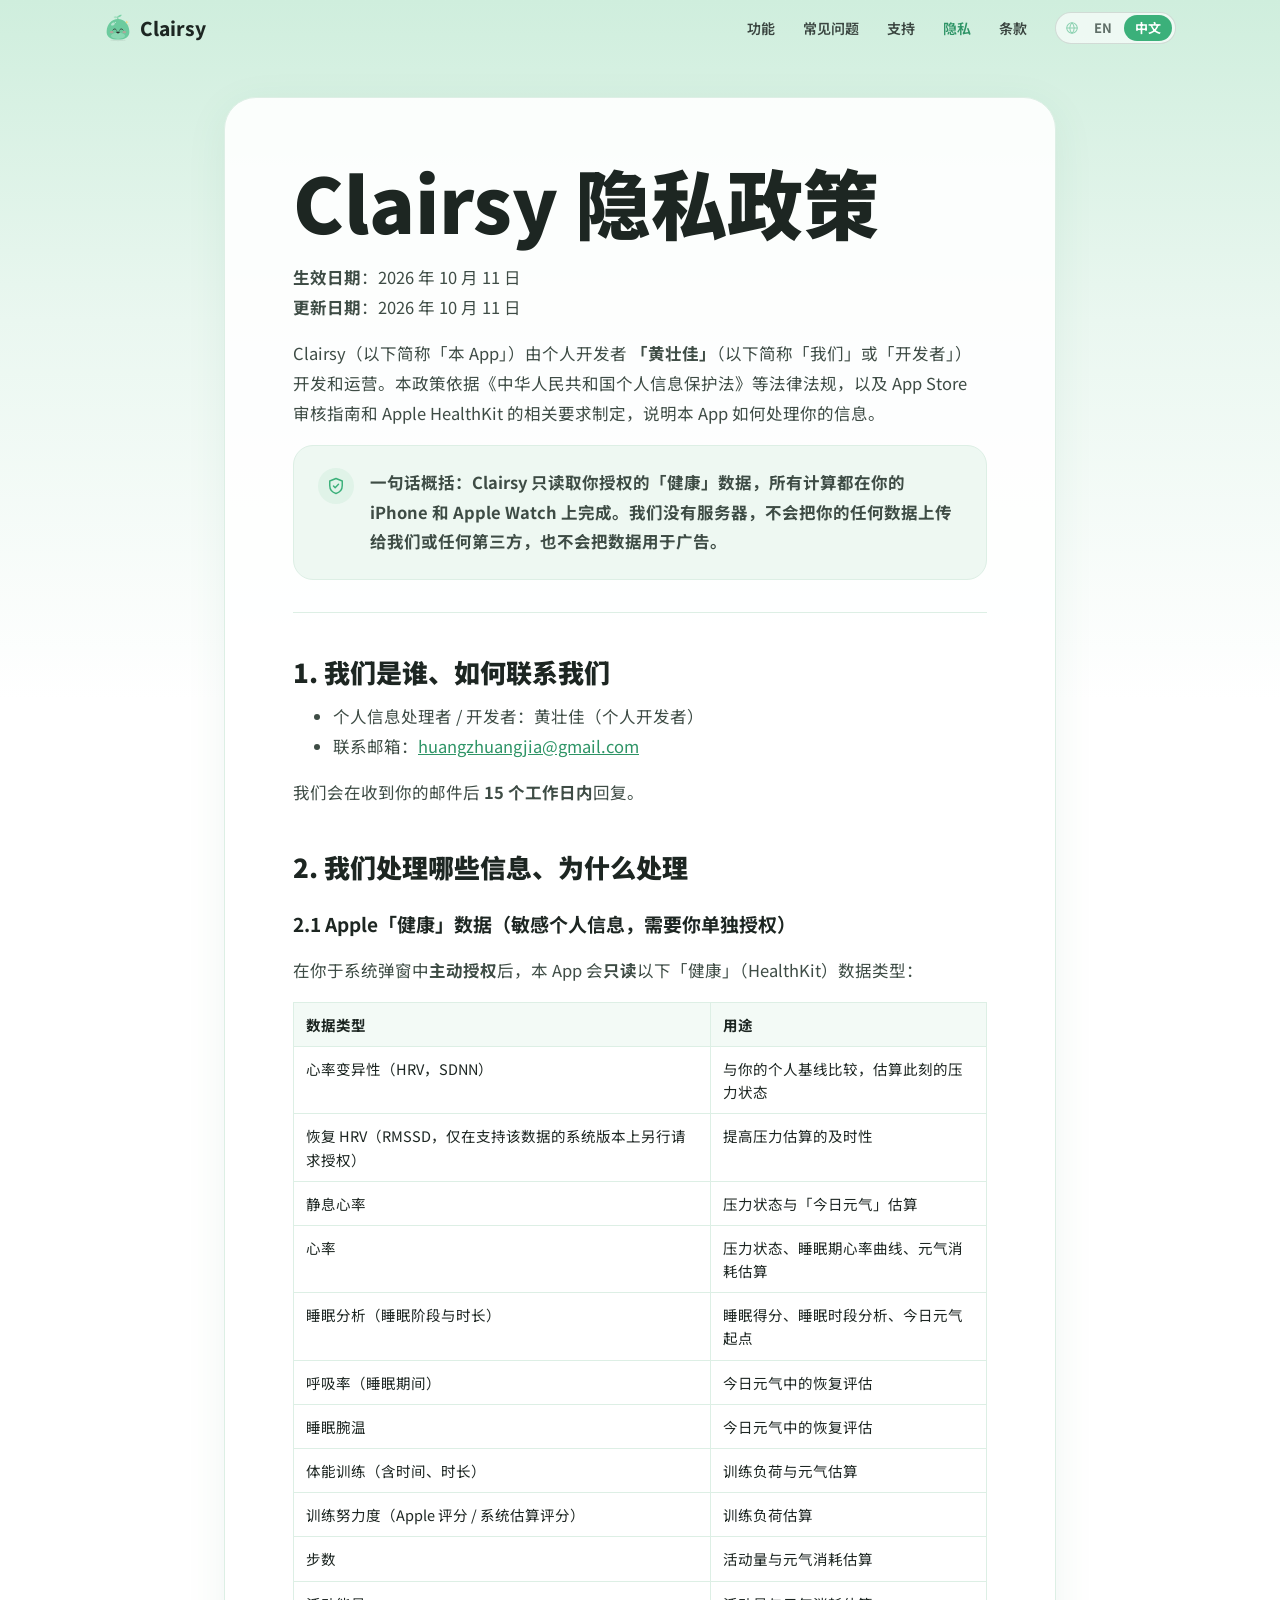
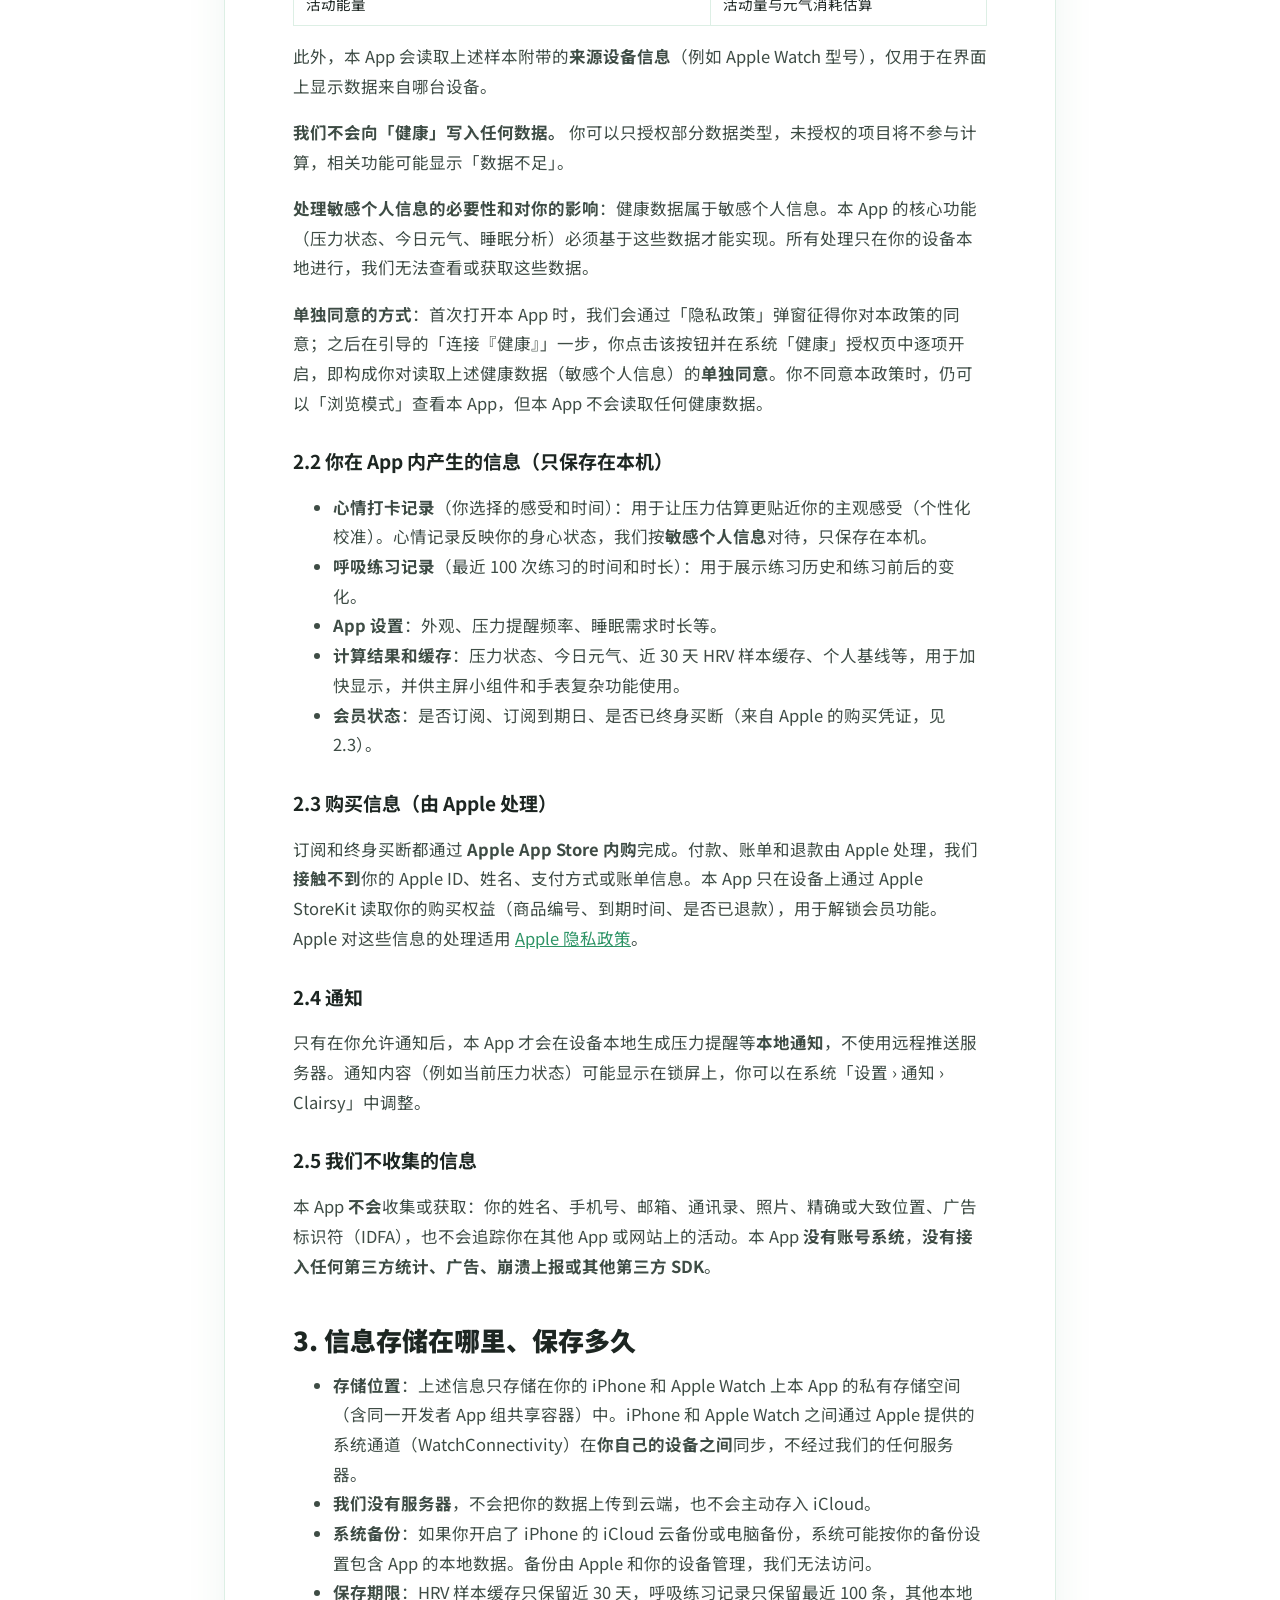
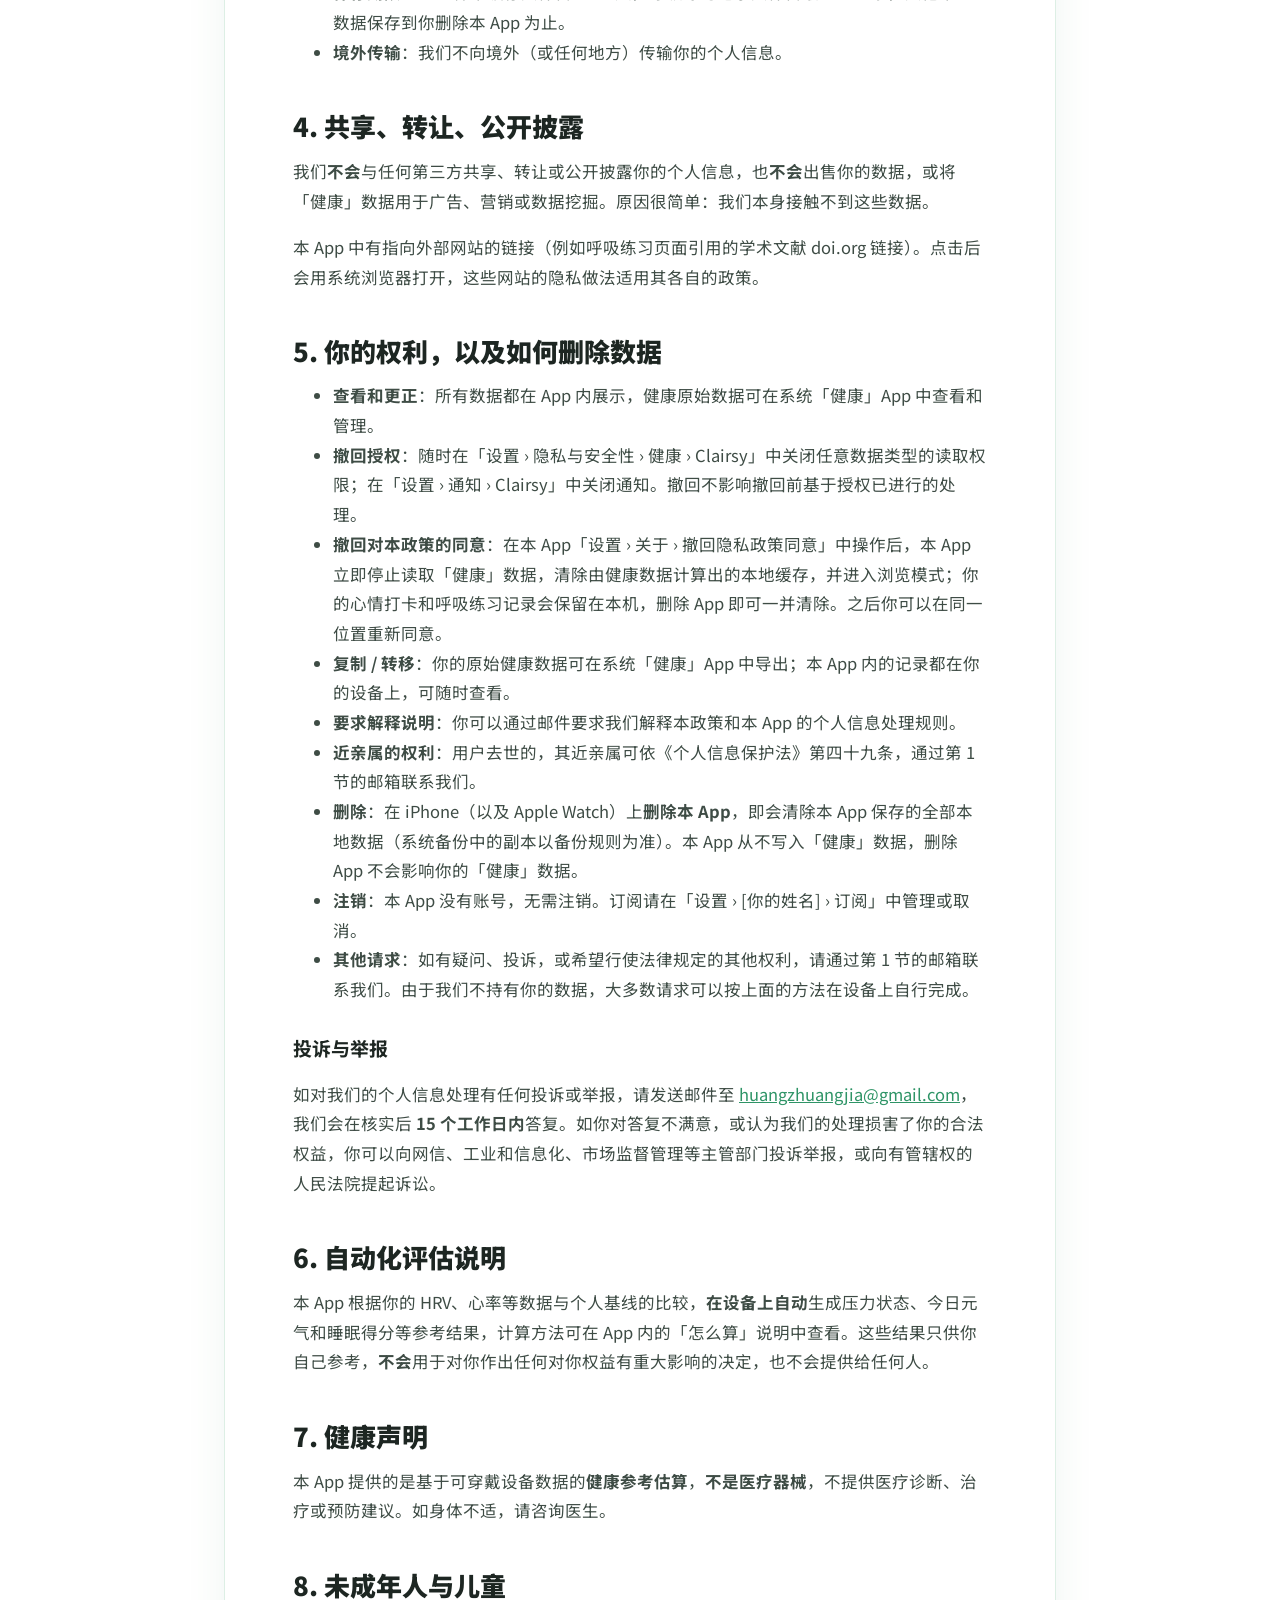
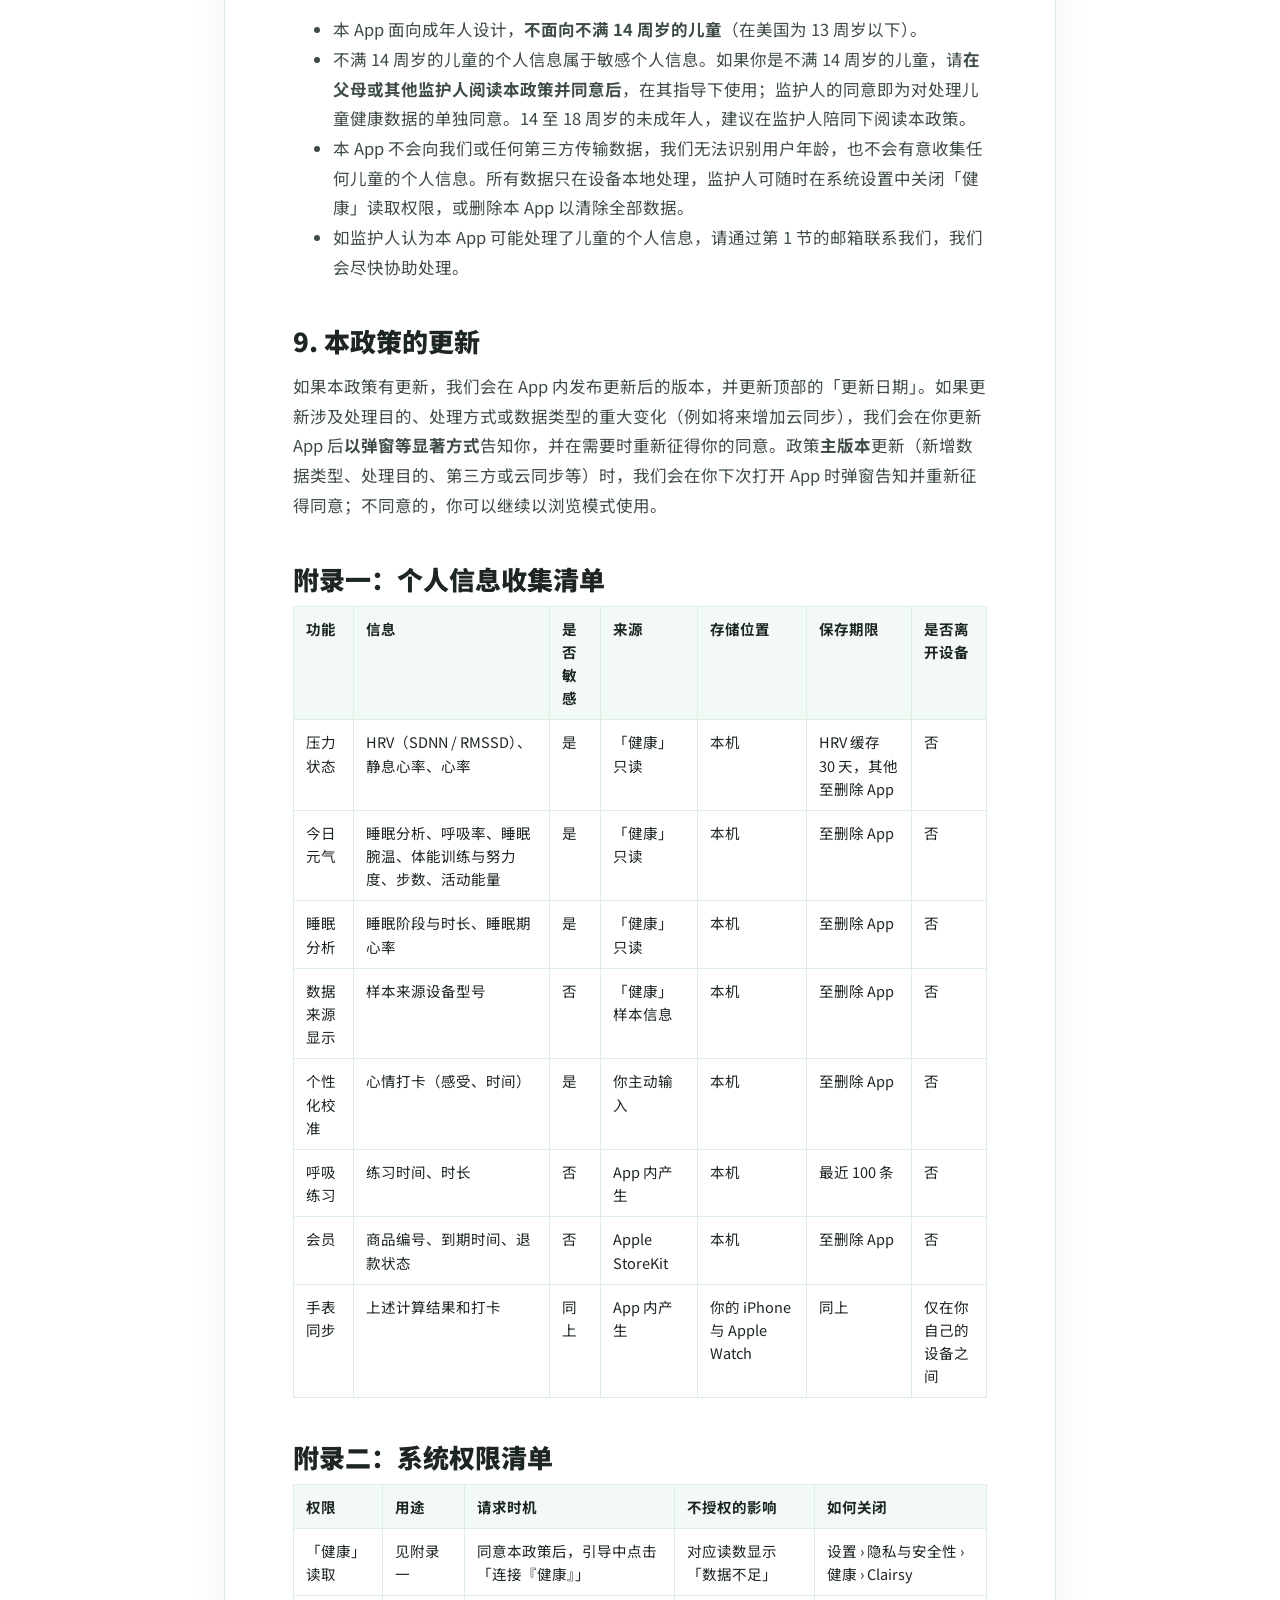
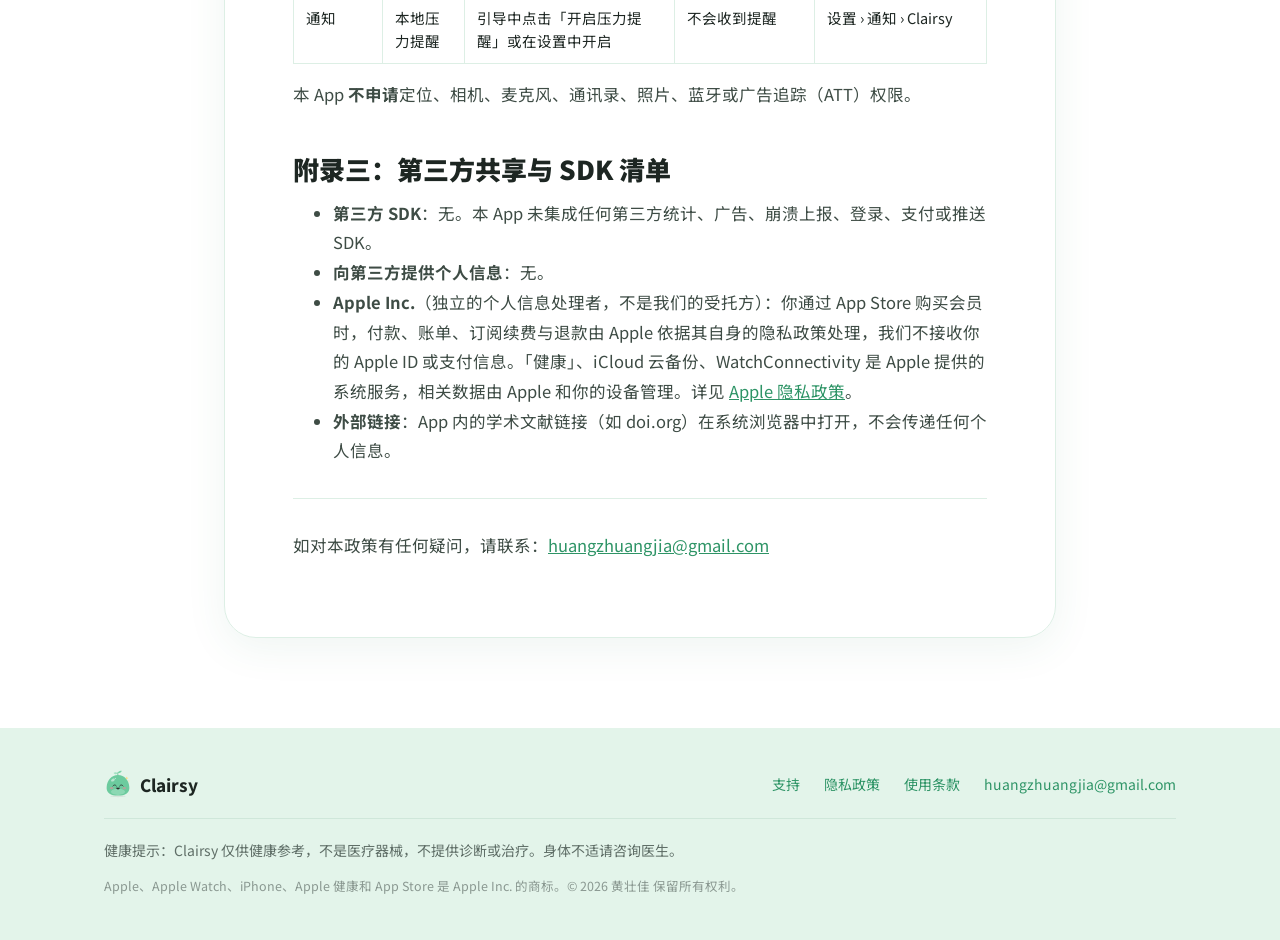
<file: zh/privacy/index.html>
<!doctype html><html lang="zh-Hans"><head><meta charset="utf-8"><meta name="viewport" content="width=device-width,initial-scale=1">
<title>隐私政策 — Clairsy</title><meta name="description" content="读你的 Apple Watch，只和你自己比。压力与今日元气，表盘跟着刷新。">
<link rel="alternate" hreflang="en" href="../../en/privacy/"><link rel="alternate" hreflang="zh-Hans" href="../../zh/privacy/">
<link rel="icon" href="../../assets/qingqing.svg?v=ae6b4a3a9c"><link rel="preconnect" href="https://fonts.googleapis.com"><link rel="preconnect" href="https://fonts.gstatic.com" crossorigin>
<link href="https://fonts.googleapis.com/css2?family=Nunito:wght@400;500;600;700;800;900&family=Noto+Sans+SC:wght@400;500;700;900&display=swap" rel="stylesheet">
<link rel="stylesheet" href="../../assets/site.css?v=cbce4fdb87"></head><body class="privacy">
<header class="top"><div class="nav wrap"><a class="logo" href=".././"><img src="../../assets/qingqing.svg?v=ae6b4a3a9c" alt="晴晴" width="36" height="36"><span>Clairsy</span></a>
<nav id="menu"><a href=".././#features">功能</a><a href=".././#faq">常见问题</a><a href=".././#support">支持</a><a href="../../zh/privacy/" aria-current="page">隐私</a><a href="../../zh/terms/">条款</a></nav>
<span class="lang"><img src="../../assets/icons/globe.svg?v=bece35a685" alt="" aria-hidden="true"><a href="../../en/privacy/" data-lang="en" class="" lang="en">EN</a><a href="../../zh/privacy/" data-lang="zh" class="on" lang="zh-Hans">中文</a></span>
<button class="burger" aria-label="菜单" aria-controls="menu" aria-expanded="false"><span></span><span></span><span></span></button></div></header><main class="legal"><div class="wrap narrow"><article><h1>Clairsy 隐私政策</h1>
<p><strong>生效日期</strong>：2026 年 10 月 11 日<br />
<strong>更新日期</strong>：2026 年 10 月 11 日</p>
<p>Clairsy（以下简称「本 App」）由个人开发者 <strong>「黄壮佳」</strong>（以下简称「我们」或「开发者」）开发和运营。本政策依据《中华人民共和国个人信息保护法》等法律法规，以及 App Store 审核指南和 Apple HealthKit 的相关要求制定，说明本 App 如何处理你的信息。</p>
<div class="short"><span class="ib"><img class="ic" src="../../assets/icons/in-short-shield.svg?v=a273304543" alt="" aria-hidden="true"></span><p><strong>一句话概括：Clairsy 只读取你授权的「健康」数据，所有计算都在你的 iPhone 和 Apple Watch 上完成。我们没有服务器，不会把你的任何数据上传给我们或任何第三方，也不会把数据用于广告。</strong></p></div>
<hr />
<h2>1. 我们是谁、如何联系我们</h2>
<ul>
<li>个人信息处理者 / 开发者：黄壮佳（个人开发者）</li>
<li>联系邮箱：<a href="mailto:huangzhuangjia@gmail.com">huangzhuangjia@gmail.com</a></li>
</ul>
<p>我们会在收到你的邮件后 <strong>15 个工作日内</strong>回复。</p>
<h2>2. 我们处理哪些信息、为什么处理</h2>
<h3>2.1 Apple「健康」数据（敏感个人信息，需要你单独授权）</h3>
<p>在你于系统弹窗中<strong>主动授权</strong>后，本 App 会<strong>只读</strong>以下「健康」（HealthKit）数据类型：</p>
<table>
<thead>
<tr>
<th>数据类型</th>
<th>用途</th>
</tr>
</thead>
<tbody>
<tr>
<td>心率变异性（HRV，SDNN）</td>
<td>与你的个人基线比较，估算此刻的压力状态</td>
</tr>
<tr>
<td>恢复 HRV（RMSSD，仅在支持该数据的系统版本上另行请求授权）</td>
<td>提高压力估算的及时性</td>
</tr>
<tr>
<td>静息心率</td>
<td>压力状态与「今日元气」估算</td>
</tr>
<tr>
<td>心率</td>
<td>压力状态、睡眠期心率曲线、元气消耗估算</td>
</tr>
<tr>
<td>睡眠分析（睡眠阶段与时长）</td>
<td>睡眠得分、睡眠时段分析、今日元气起点</td>
</tr>
<tr>
<td>呼吸率（睡眠期间）</td>
<td>今日元气中的恢复评估</td>
</tr>
<tr>
<td>睡眠腕温</td>
<td>今日元气中的恢复评估</td>
</tr>
<tr>
<td>体能训练（含时间、时长）</td>
<td>训练负荷与元气估算</td>
</tr>
<tr>
<td>训练努力度（Apple 评分 / 系统估算评分）</td>
<td>训练负荷估算</td>
</tr>
<tr>
<td>步数</td>
<td>活动量与元气消耗估算</td>
</tr>
<tr>
<td>活动能量</td>
<td>活动量与元气消耗估算</td>
</tr>
</tbody>
</table>
<p>此外，本 App 会读取上述样本附带的<strong>来源设备信息</strong>（例如 Apple Watch 型号），仅用于在界面上显示数据来自哪台设备。</p>
<p><strong>我们不会向「健康」写入任何数据。</strong> 你可以只授权部分数据类型，未授权的项目将不参与计算，相关功能可能显示「数据不足」。</p>
<p><strong>处理敏感个人信息的必要性和对你的影响</strong>：健康数据属于敏感个人信息。本 App 的核心功能（压力状态、今日元气、睡眠分析）必须基于这些数据才能实现。所有处理只在你的设备本地进行，我们无法查看或获取这些数据。</p>
<p><strong>单独同意的方式</strong>：首次打开本 App 时，我们会通过「隐私政策」弹窗征得你对本政策的同意；之后在引导的「连接『健康』」一步，你点击该按钮并在系统「健康」授权页中逐项开启，即构成你对读取上述健康数据（敏感个人信息）的<strong>单独同意</strong>。你不同意本政策时，仍可以「浏览模式」查看本 App，但本 App 不会读取任何健康数据。</p>
<h3>2.2 你在 App 内产生的信息（只保存在本机）</h3>
<ul>
<li><strong>心情打卡记录</strong>（你选择的感受和时间）：用于让压力估算更贴近你的主观感受（个性化校准）。心情记录反映你的身心状态，我们按<strong>敏感个人信息</strong>对待，只保存在本机。</li>
<li><strong>呼吸练习记录</strong>（最近 100 次练习的时间和时长）：用于展示练习历史和练习前后的变化。</li>
<li><strong>App 设置</strong>：外观、压力提醒频率、睡眠需求时长等。</li>
<li><strong>计算结果和缓存</strong>：压力状态、今日元气、近 30 天 HRV 样本缓存、个人基线等，用于加快显示，并供主屏小组件和手表复杂功能使用。</li>
<li><strong>会员状态</strong>：是否订阅、订阅到期日、是否已终身买断（来自 Apple 的购买凭证，见 2.3）。</li>
</ul>
<h3>2.3 购买信息（由 Apple 处理）</h3>
<p>订阅和终身买断都通过 <strong>Apple App Store 内购</strong>完成。付款、账单和退款由 Apple 处理，我们<strong>接触不到</strong>你的 Apple ID、姓名、支付方式或账单信息。本 App 只在设备上通过 Apple StoreKit 读取你的购买权益（商品编号、到期时间、是否已退款），用于解锁会员功能。Apple 对这些信息的处理适用 <a rel="noopener" href="https://www.apple.com/legal/privacy/">Apple 隐私政策</a>。</p>
<h3>2.4 通知</h3>
<p>只有在你允许通知后，本 App 才会在设备本地生成压力提醒等<strong>本地通知</strong>，不使用远程推送服务器。通知内容（例如当前压力状态）可能显示在锁屏上，你可以在系统「设置 › 通知 › Clairsy」中调整。</p>
<h3>2.5 我们不收集的信息</h3>
<p>本 App <strong>不会</strong>收集或获取：你的姓名、手机号、邮箱、通讯录、照片、精确或大致位置、广告标识符（IDFA），也不会追踪你在其他 App 或网站上的活动。本 App <strong>没有账号系统</strong>，<strong>没有接入任何第三方统计、广告、崩溃上报或其他第三方 SDK</strong>。</p>
<h2>3. 信息存储在哪里、保存多久</h2>
<ul>
<li><strong>存储位置</strong>：上述信息只存储在你的 iPhone 和 Apple Watch 上本 App 的私有存储空间（含同一开发者 App 组共享容器）中。iPhone 和 Apple Watch 之间通过 Apple 提供的系统通道（WatchConnectivity）在<strong>你自己的设备之间</strong>同步，不经过我们的任何服务器。</li>
<li><strong>我们没有服务器</strong>，不会把你的数据上传到云端，也不会主动存入 iCloud。</li>
<li><strong>系统备份</strong>：如果你开启了 iPhone 的 iCloud 云备份或电脑备份，系统可能按你的备份设置包含 App 的本地数据。备份由 Apple 和你的设备管理，我们无法访问。</li>
<li><strong>保存期限</strong>：HRV 样本缓存只保留近 30 天，呼吸练习记录只保留最近 100 条，其他本地数据保存到你删除本 App 为止。</li>
<li><strong>境外传输</strong>：我们不向境外（或任何地方）传输你的个人信息。</li>
</ul>
<h2>4. 共享、转让、公开披露</h2>
<p>我们<strong>不会</strong>与任何第三方共享、转让或公开披露你的个人信息，也<strong>不会</strong>出售你的数据，或将「健康」数据用于广告、营销或数据挖掘。原因很简单：我们本身接触不到这些数据。</p>
<p>本 App 中有指向外部网站的链接（例如呼吸练习页面引用的学术文献 doi.org 链接）。点击后会用系统浏览器打开，这些网站的隐私做法适用其各自的政策。</p>
<h2>5. 你的权利，以及如何删除数据</h2>
<ul>
<li><strong>查看和更正</strong>：所有数据都在 App 内展示，健康原始数据可在系统「健康」App 中查看和管理。</li>
<li><strong>撤回授权</strong>：随时在「设置 › 隐私与安全性 › 健康 › Clairsy」中关闭任意数据类型的读取权限；在「设置 › 通知 › Clairsy」中关闭通知。撤回不影响撤回前基于授权已进行的处理。</li>
<li><strong>撤回对本政策的同意</strong>：在本 App「设置 › 关于 › 撤回隐私政策同意」中操作后，本 App 立即停止读取「健康」数据，清除由健康数据计算出的本地缓存，并进入浏览模式；你的心情打卡和呼吸练习记录会保留在本机，删除 App 即可一并清除。之后你可以在同一位置重新同意。</li>
<li><strong>复制 / 转移</strong>：你的原始健康数据可在系统「健康」App 中导出；本 App 内的记录都在你的设备上，可随时查看。</li>
<li><strong>要求解释说明</strong>：你可以通过邮件要求我们解释本政策和本 App 的个人信息处理规则。</li>
<li><strong>近亲属的权利</strong>：用户去世的，其近亲属可依《个人信息保护法》第四十九条，通过第 1 节的邮箱联系我们。</li>
<li><strong>删除</strong>：在 iPhone（以及 Apple Watch）上<strong>删除本 App</strong>，即会清除本 App 保存的全部本地数据（系统备份中的副本以备份规则为准）。本 App 从不写入「健康」数据，删除 App 不会影响你的「健康」数据。</li>
<li><strong>注销</strong>：本 App 没有账号，无需注销。订阅请在「设置 › [你的姓名] › 订阅」中管理或取消。</li>
<li><strong>其他请求</strong>：如有疑问、投诉，或希望行使法律规定的其他权利，请通过第 1 节的邮箱联系我们。由于我们不持有你的数据，大多数请求可以按上面的方法在设备上自行完成。</li>
</ul>
<h3>投诉与举报</h3>
<p>如对我们的个人信息处理有任何投诉或举报，请发送邮件至 <a href="mailto:huangzhuangjia@gmail.com">huangzhuangjia@gmail.com</a>，我们会在核实后 <strong>15 个工作日内</strong>答复。如你对答复不满意，或认为我们的处理损害了你的合法权益，你可以向网信、工业和信息化、市场监督管理等主管部门投诉举报，或向有管辖权的人民法院提起诉讼。</p>
<h2>6. 自动化评估说明</h2>
<p>本 App 根据你的 HRV、心率等数据与个人基线的比较，<strong>在设备上自动</strong>生成压力状态、今日元气和睡眠得分等参考结果，计算方法可在 App 内的「怎么算」说明中查看。这些结果只供你自己参考，<strong>不会</strong>用于对你作出任何对你权益有重大影响的决定，也不会提供给任何人。</p>
<h2>7. 健康声明</h2>
<p>本 App 提供的是基于可穿戴设备数据的<strong>健康参考估算</strong>，<strong>不是医疗器械</strong>，不提供医疗诊断、治疗或预防建议。如身体不适，请咨询医生。</p>
<h2>8. 未成年人与儿童</h2>
<ul>
<li>本 App 面向成年人设计，<strong>不面向不满 14 周岁的儿童</strong>（在美国为 13 周岁以下）。</li>
<li>不满 14 周岁的儿童的个人信息属于敏感个人信息。如果你是不满 14 周岁的儿童，请<strong>在父母或其他监护人阅读本政策并同意后</strong>，在其指导下使用；监护人的同意即为对处理儿童健康数据的单独同意。14 至 18 周岁的未成年人，建议在监护人陪同下阅读本政策。</li>
<li>本 App 不会向我们或任何第三方传输数据，我们无法识别用户年龄，也不会有意收集任何儿童的个人信息。所有数据只在设备本地处理，监护人可随时在系统设置中关闭「健康」读取权限，或删除本 App 以清除全部数据。</li>
<li>如监护人认为本 App 可能处理了儿童的个人信息，请通过第 1 节的邮箱联系我们，我们会尽快协助处理。</li>
</ul>
<h2>9. 本政策的更新</h2>
<p>如果本政策有更新，我们会在 App 内发布更新后的版本，并更新顶部的「更新日期」。如果更新涉及处理目的、处理方式或数据类型的重大变化（例如将来增加云同步），我们会在你更新 App 后<strong>以弹窗等显著方式</strong>告知你，并在需要时重新征得你的同意。政策<strong>主版本</strong>更新（新增数据类型、处理目的、第三方或云同步等）时，我们会在你下次打开 App 时弹窗告知并重新征得同意；不同意的，你可以继续以浏览模式使用。</p>
<h2>附录一：个人信息收集清单</h2>
<table>
<thead>
<tr>
<th>功能</th>
<th>信息</th>
<th>是否敏感</th>
<th>来源</th>
<th>存储位置</th>
<th>保存期限</th>
<th>是否离开设备</th>
</tr>
</thead>
<tbody>
<tr>
<td>压力状态</td>
<td>HRV（SDNN / RMSSD）、静息心率、心率</td>
<td>是</td>
<td>「健康」只读</td>
<td>本机</td>
<td>HRV 缓存 30 天，其他至删除 App</td>
<td>否</td>
</tr>
<tr>
<td>今日元气</td>
<td>睡眠分析、呼吸率、睡眠腕温、体能训练与努力度、步数、活动能量</td>
<td>是</td>
<td>「健康」只读</td>
<td>本机</td>
<td>至删除 App</td>
<td>否</td>
</tr>
<tr>
<td>睡眠分析</td>
<td>睡眠阶段与时长、睡眠期心率</td>
<td>是</td>
<td>「健康」只读</td>
<td>本机</td>
<td>至删除 App</td>
<td>否</td>
</tr>
<tr>
<td>数据来源显示</td>
<td>样本来源设备型号</td>
<td>否</td>
<td>「健康」样本信息</td>
<td>本机</td>
<td>至删除 App</td>
<td>否</td>
</tr>
<tr>
<td>个性化校准</td>
<td>心情打卡（感受、时间）</td>
<td>是</td>
<td>你主动输入</td>
<td>本机</td>
<td>至删除 App</td>
<td>否</td>
</tr>
<tr>
<td>呼吸练习</td>
<td>练习时间、时长</td>
<td>否</td>
<td>App 内产生</td>
<td>本机</td>
<td>最近 100 条</td>
<td>否</td>
</tr>
<tr>
<td>会员</td>
<td>商品编号、到期时间、退款状态</td>
<td>否</td>
<td>Apple StoreKit</td>
<td>本机</td>
<td>至删除 App</td>
<td>否</td>
</tr>
<tr>
<td>手表同步</td>
<td>上述计算结果和打卡</td>
<td>同上</td>
<td>App 内产生</td>
<td>你的 iPhone 与 Apple Watch</td>
<td>同上</td>
<td>仅在你自己的设备之间</td>
</tr>
</tbody>
</table>
<h2>附录二：系统权限清单</h2>
<table>
<thead>
<tr>
<th>权限</th>
<th>用途</th>
<th>请求时机</th>
<th>不授权的影响</th>
<th>如何关闭</th>
</tr>
</thead>
<tbody>
<tr>
<td>「健康」读取</td>
<td>见附录一</td>
<td>同意本政策后，引导中点击「连接『健康』」</td>
<td>对应读数显示「数据不足」</td>
<td>设置 › 隐私与安全性 › 健康 › Clairsy</td>
</tr>
<tr>
<td>通知</td>
<td>本地压力提醒</td>
<td>引导中点击「开启压力提醒」或在设置中开启</td>
<td>不会收到提醒</td>
<td>设置 › 通知 › Clairsy</td>
</tr>
</tbody>
</table>
<p>本 App <strong>不申请</strong>定位、相机、麦克风、通讯录、照片、蓝牙或广告追踪（ATT）权限。</p>
<h2>附录三：第三方共享与 SDK 清单</h2>
<ul>
<li><strong>第三方 SDK</strong>：无。本 App 未集成任何第三方统计、广告、崩溃上报、登录、支付或推送 SDK。</li>
<li><strong>向第三方提供个人信息</strong>：无。</li>
<li><strong>Apple Inc.</strong>（独立的个人信息处理者，不是我们的受托方）：你通过 App Store 购买会员时，付款、账单、订阅续费与退款由 Apple 依据其自身的隐私政策处理，我们不接收你的 Apple ID 或支付信息。「健康」、iCloud 云备份、WatchConnectivity 是 Apple 提供的系统服务，相关数据由 Apple 和你的设备管理。详见 <a rel="noopener" href="https://www.apple.com/legal/privacy/">Apple 隐私政策</a>。</li>
<li><strong>外部链接</strong>：App 内的学术文献链接（如 doi.org）在系统浏览器中打开，不会传递任何个人信息。</li>
</ul>
<hr />
<p>如对本政策有任何疑问，请联系：<a href="mailto:huangzhuangjia@gmail.com">huangzhuangjia@gmail.com</a></p></article></div></main><footer><div class="wrap"><div class="frow"><a class="logo sm" href=".././"><img src="../../assets/qingqing.svg?v=ae6b4a3a9c" alt="晴晴" width="28" height="28"><span>Clairsy</span></a>
<div class="flinks"><a href=".././#support">支持</a><a href="../../zh/privacy/">隐私政策</a><a href="../../zh/terms/">使用条款</a><a href="mailto:huangzhuangjia@gmail.com">huangzhuangjia@gmail.com</a></div></div>
<hr><p>健康提示：Clairsy 仅供健康参考，不是医疗器械，不提供诊断或治疗。身体不适请咨询医生。</p><p class="tm">Apple、Apple Watch、iPhone、Apple 健康和 App Store 是 Apple Inc. 的商标。© 2026 黄壮佳 保留所有权利。</p></div></footer><script src="../../assets/lang.js?v=40451cd3ef"></script></body></html>
</file>
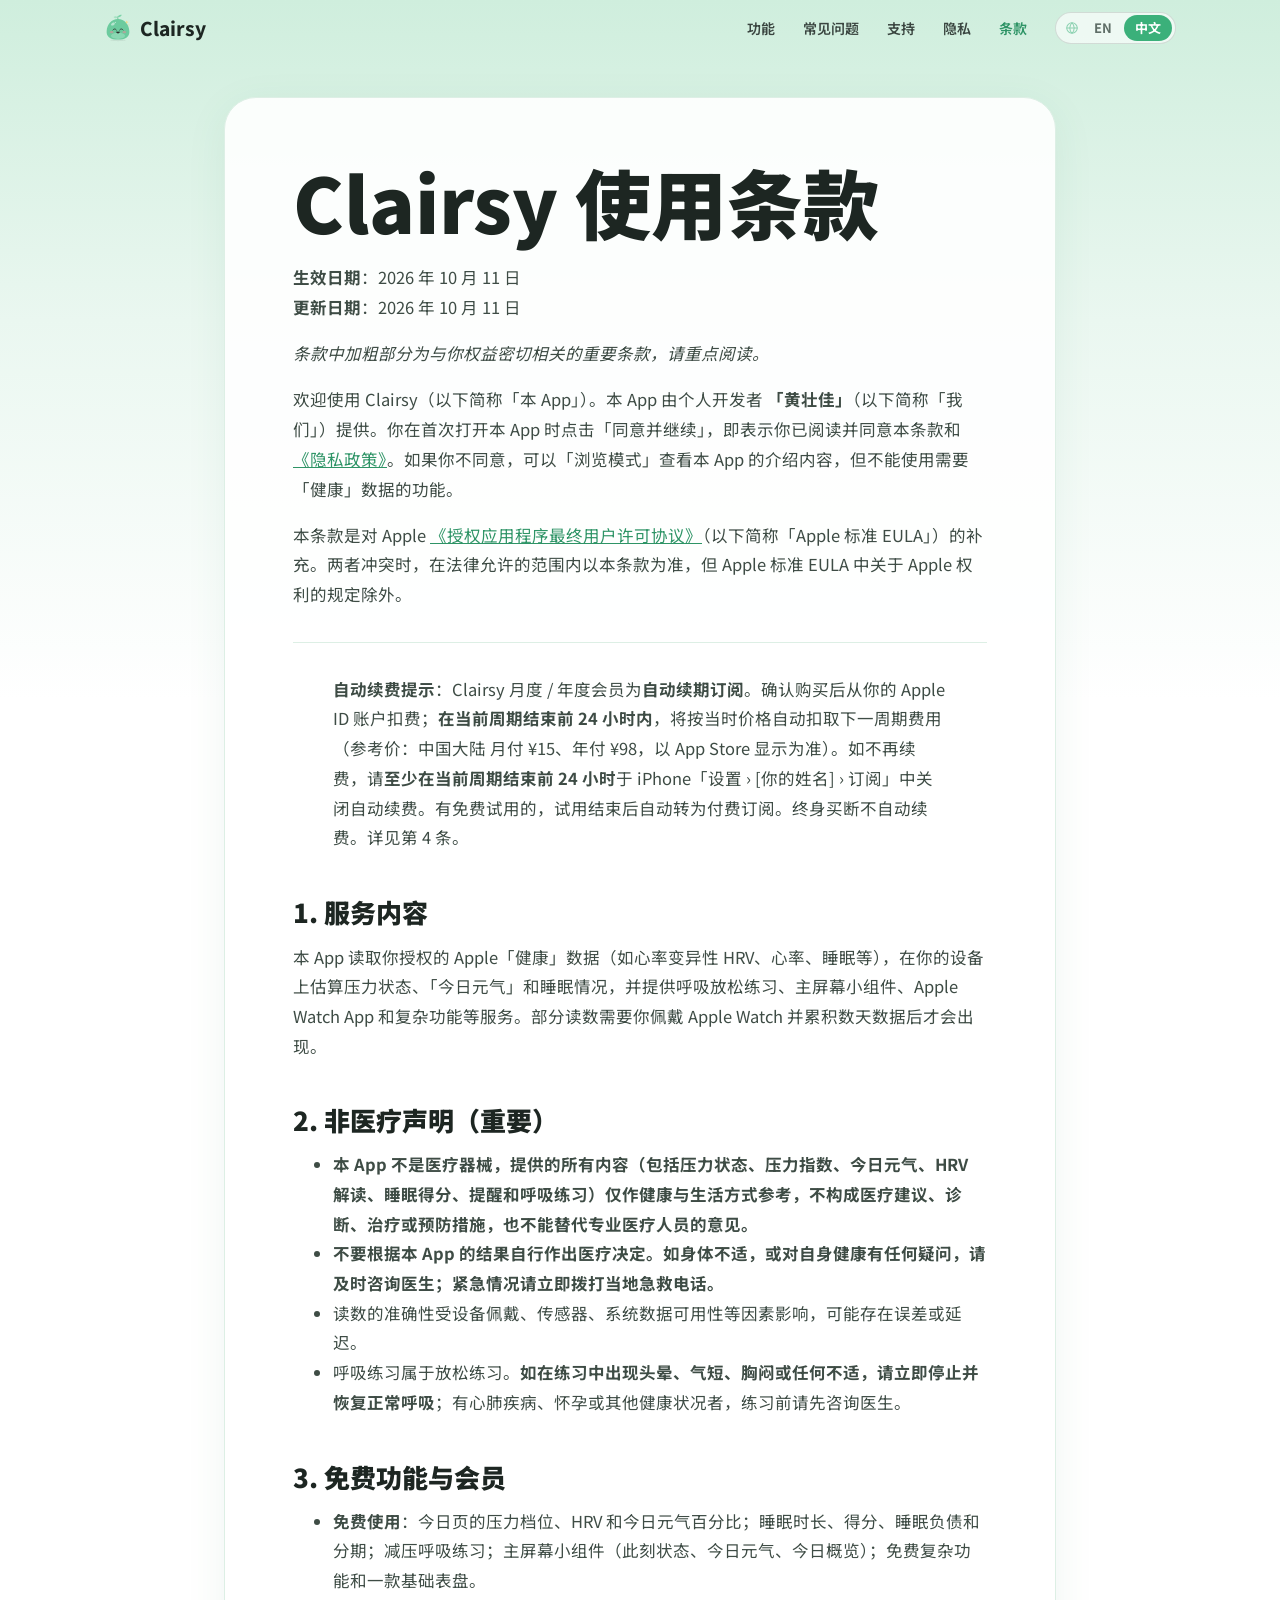
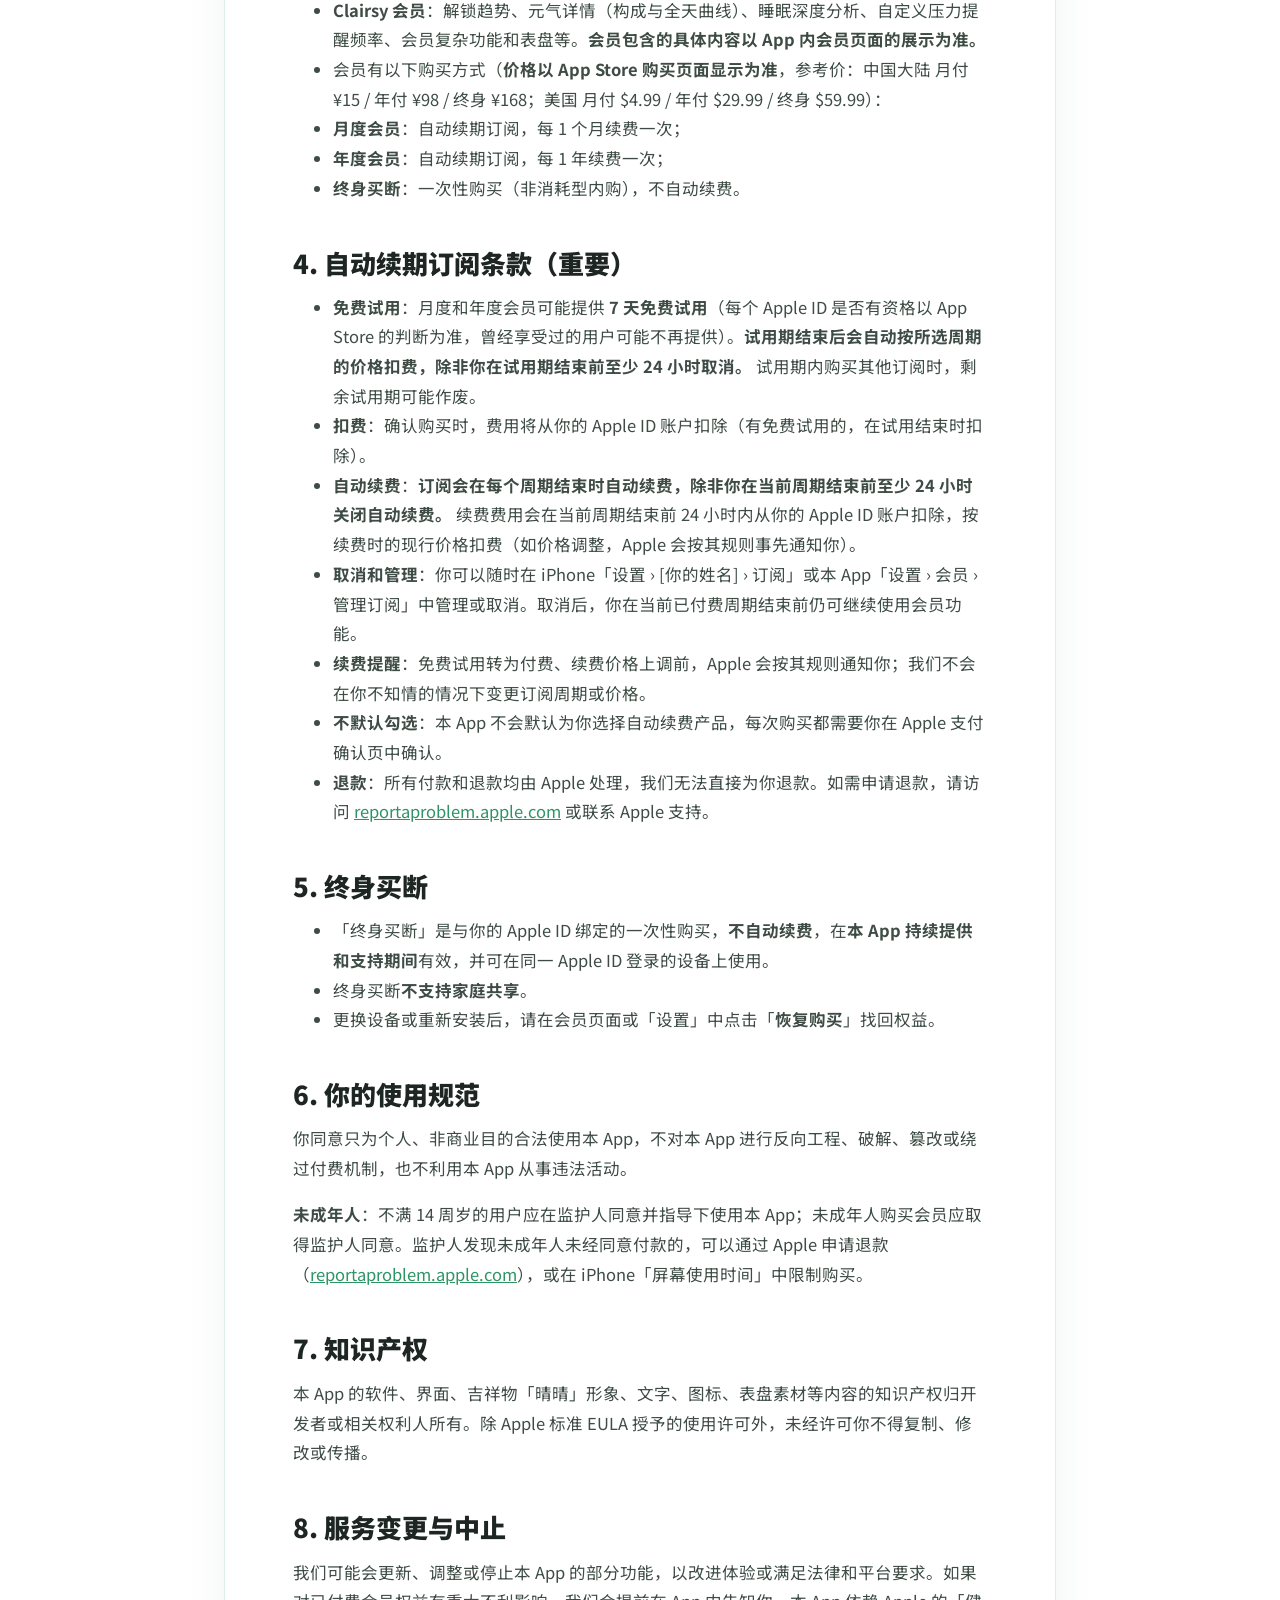
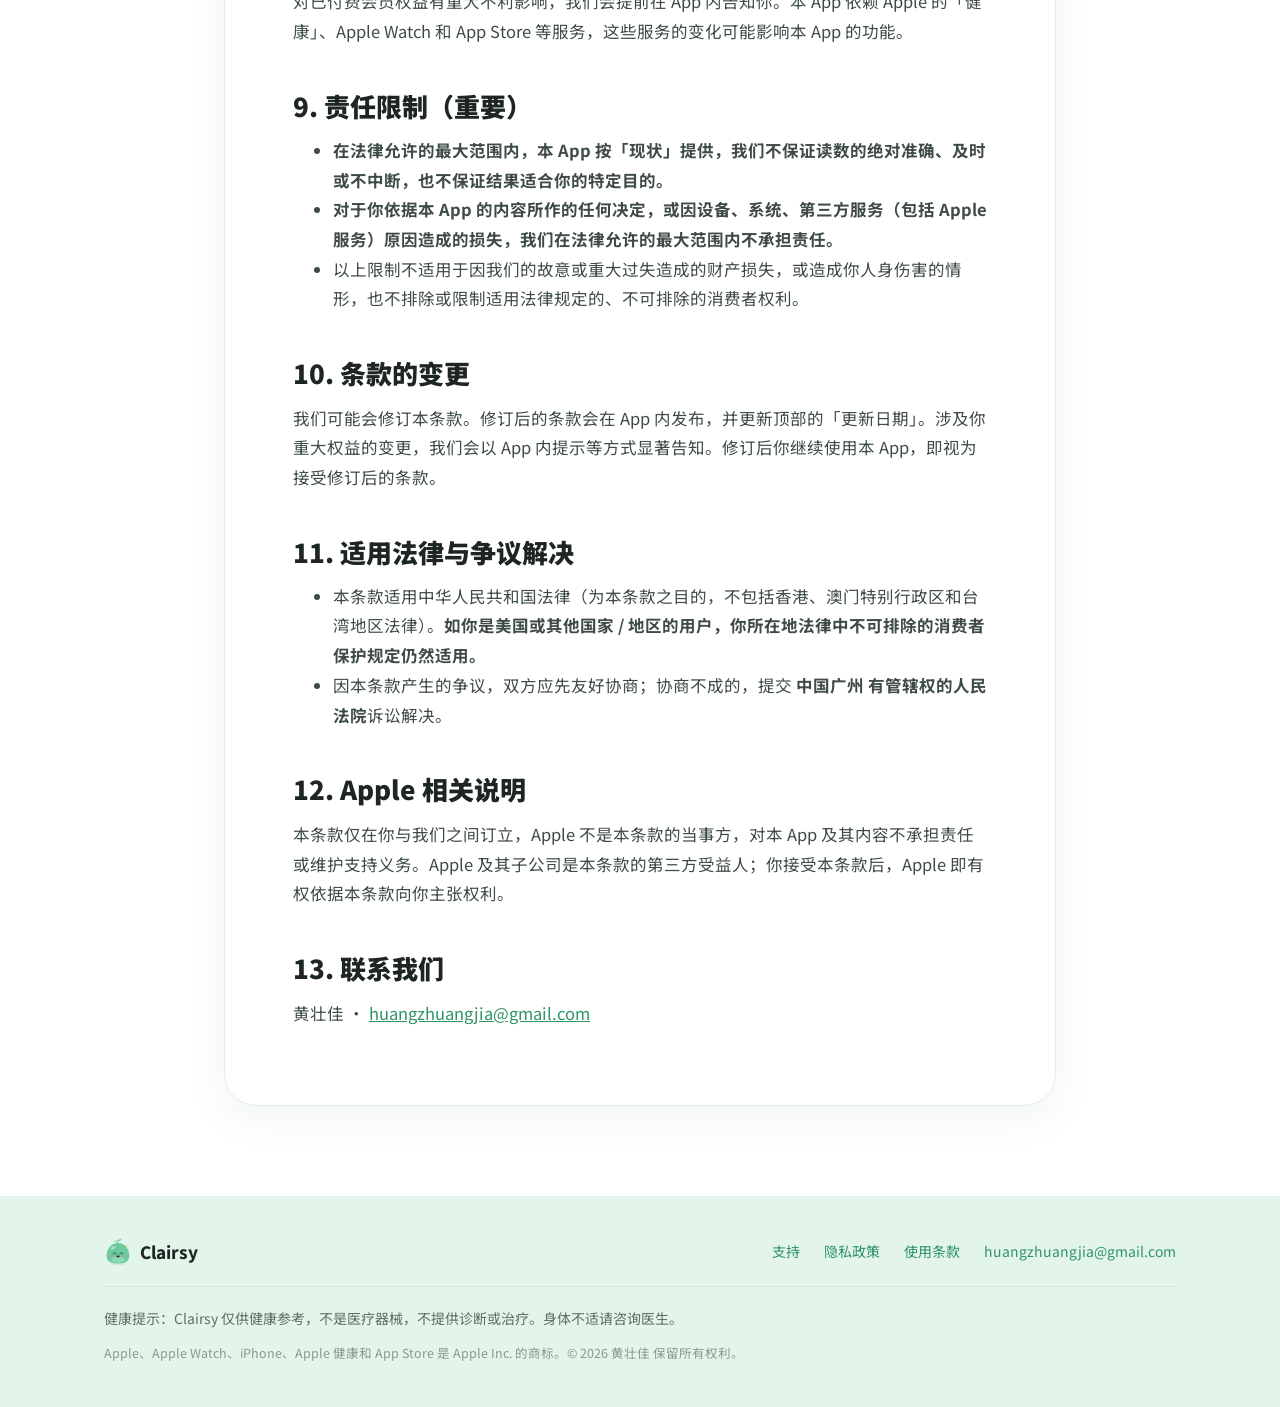
<file: zh/terms/index.html>
<!doctype html><html lang="zh-Hans"><head><meta charset="utf-8"><meta name="viewport" content="width=device-width,initial-scale=1">
<title>使用条款 — Clairsy</title><meta name="description" content="读你的 Apple Watch，只和你自己比。压力与今日元气，表盘跟着刷新。">
<link rel="alternate" hreflang="en" href="../../en/terms/"><link rel="alternate" hreflang="zh-Hans" href="../../zh/terms/">
<link rel="icon" href="../../assets/qingqing.svg?v=ae6b4a3a9c"><link rel="preconnect" href="https://fonts.googleapis.com"><link rel="preconnect" href="https://fonts.gstatic.com" crossorigin>
<link href="https://fonts.googleapis.com/css2?family=Nunito:wght@400;500;600;700;800;900&family=Noto+Sans+SC:wght@400;500;700;900&display=swap" rel="stylesheet">
<link rel="stylesheet" href="../../assets/site.css?v=cbce4fdb87"></head><body class="terms">
<header class="top"><div class="nav wrap"><a class="logo" href=".././"><img src="../../assets/qingqing.svg?v=ae6b4a3a9c" alt="晴晴" width="36" height="36"><span>Clairsy</span></a>
<nav id="menu"><a href=".././#features">功能</a><a href=".././#faq">常见问题</a><a href=".././#support">支持</a><a href="../../zh/privacy/">隐私</a><a href="../../zh/terms/" aria-current="page">条款</a></nav>
<span class="lang"><img src="../../assets/icons/globe.svg?v=bece35a685" alt="" aria-hidden="true"><a href="../../en/terms/" data-lang="en" class="" lang="en">EN</a><a href="../../zh/terms/" data-lang="zh" class="on" lang="zh-Hans">中文</a></span>
<button class="burger" aria-label="菜单" aria-controls="menu" aria-expanded="false"><span></span><span></span><span></span></button></div></header><main class="legal"><div class="wrap narrow"><article><h1>Clairsy 使用条款</h1>
<p><strong>生效日期</strong>：2026 年 10 月 11 日<br />
<strong>更新日期</strong>：2026 年 10 月 11 日</p>
<p><em>条款中加粗部分为与你权益密切相关的重要条款，请重点阅读。</em></p>
<p>欢迎使用 Clairsy（以下简称「本 App」）。本 App 由个人开发者 <strong>「黄壮佳」</strong>（以下简称「我们」）提供。你在首次打开本 App 时点击「同意并继续」，即表示你已阅读并同意本条款和<a href="../privacy/">《隐私政策》</a>。如果你不同意，可以「浏览模式」查看本 App 的介绍内容，但不能使用需要「健康」数据的功能。</p>
<p>本条款是对 Apple <a rel="noopener" href="https://www.apple.com/legal/internet-services/itunes/dev/stdeula/">《授权应用程序最终用户许可协议》</a>（以下简称「Apple 标准 EULA」）的补充。两者冲突时，在法律允许的范围内以本条款为准，但 Apple 标准 EULA 中关于 Apple 权利的规定除外。</p>
<hr />
<blockquote>
<p><strong>自动续费提示</strong>：Clairsy 月度 / 年度会员为<strong>自动续期订阅</strong>。确认购买后从你的 Apple ID 账户扣费；<strong>在当前周期结束前 24 小时内</strong>，将按当时价格自动扣取下一周期费用（参考价：中国大陆 月付 ¥15、年付 ¥98，以 App Store 显示为准）。如不再续费，请<strong>至少在当前周期结束前 24 小时</strong>于 iPhone「设置 › [你的姓名] › 订阅」中关闭自动续费。有免费试用的，试用结束后自动转为付费订阅。终身买断不自动续费。详见第 4 条。</p>
</blockquote>
<h2>1. 服务内容</h2>
<p>本 App 读取你授权的 Apple「健康」数据（如心率变异性 HRV、心率、睡眠等），在你的设备上估算压力状态、「今日元气」和睡眠情况，并提供呼吸放松练习、主屏幕小组件、Apple Watch App 和复杂功能等服务。部分读数需要你佩戴 Apple Watch 并累积数天数据后才会出现。</p>
<h2>2. 非医疗声明（重要）</h2>
<ul>
<li><strong>本 App 不是医疗器械，提供的所有内容（包括压力状态、压力指数、今日元气、HRV 解读、睡眠得分、提醒和呼吸练习）仅作健康与生活方式参考，不构成医疗建议、诊断、治疗或预防措施，也不能替代专业医疗人员的意见。</strong></li>
<li><strong>不要根据本 App 的结果自行作出医疗决定。如身体不适，或对自身健康有任何疑问，请及时咨询医生；紧急情况请立即拨打当地急救电话。</strong></li>
<li>读数的准确性受设备佩戴、传感器、系统数据可用性等因素影响，可能存在误差或延迟。</li>
<li>呼吸练习属于放松练习。<strong>如在练习中出现头晕、气短、胸闷或任何不适，请立即停止并恢复正常呼吸</strong>；有心肺疾病、怀孕或其他健康状况者，练习前请先咨询医生。</li>
</ul>
<h2>3. 免费功能与会员</h2>
<ul>
<li><strong>免费使用</strong>：今日页的压力档位、HRV 和今日元气百分比；睡眠时长、得分、睡眠负债和分期；减压呼吸练习；主屏幕小组件（此刻状态、今日元气、今日概览）；免费复杂功能和一款基础表盘。</li>
<li><strong>Clairsy 会员</strong>：解锁趋势、元气详情（构成与全天曲线）、睡眠深度分析、自定义压力提醒频率、会员复杂功能和表盘等。<strong>会员包含的具体内容以 App 内会员页面的展示为准。</strong></li>
<li>会员有以下购买方式（<strong>价格以 App Store 购买页面显示为准</strong>，参考价：中国大陆 月付 ¥15 / 年付 ¥98 / 终身 ¥168；美国 月付 $4.99 / 年付 $29.99 / 终身 $59.99）：</li>
<li><strong>月度会员</strong>：自动续期订阅，每 1 个月续费一次；</li>
<li><strong>年度会员</strong>：自动续期订阅，每 1 年续费一次；</li>
<li><strong>终身买断</strong>：一次性购买（非消耗型内购），不自动续费。</li>
</ul>
<h2>4. 自动续期订阅条款（重要）</h2>
<ul>
<li><strong>免费试用</strong>：月度和年度会员可能提供 <strong>7 天免费试用</strong>（每个 Apple ID 是否有资格以 App Store 的判断为准，曾经享受过的用户可能不再提供）。<strong>试用期结束后会自动按所选周期的价格扣费，除非你在试用期结束前至少 24 小时取消。</strong> 试用期内购买其他订阅时，剩余试用期可能作废。</li>
<li><strong>扣费</strong>：确认购买时，费用将从你的 Apple ID 账户扣除（有免费试用的，在试用结束时扣除）。</li>
<li><strong>自动续费</strong>：<strong>订阅会在每个周期结束时自动续费，除非你在当前周期结束前至少 24 小时关闭自动续费。</strong> 续费费用会在当前周期结束前 24 小时内从你的 Apple ID 账户扣除，按续费时的现行价格扣费（如价格调整，Apple 会按其规则事先通知你）。</li>
<li><strong>取消和管理</strong>：你可以随时在 iPhone「设置 › [你的姓名] › 订阅」或本 App「设置 › 会员 › 管理订阅」中管理或取消。取消后，你在当前已付费周期结束前仍可继续使用会员功能。</li>
<li><strong>续费提醒</strong>：免费试用转为付费、续费价格上调前，Apple 会按其规则通知你；我们不会在你不知情的情况下变更订阅周期或价格。</li>
<li><strong>不默认勾选</strong>：本 App 不会默认为你选择自动续费产品，每次购买都需要你在 Apple 支付确认页中确认。</li>
<li><strong>退款</strong>：所有付款和退款均由 Apple 处理，我们无法直接为你退款。如需申请退款，请访问 <a rel="noopener" href="https://reportaproblem.apple.com">reportaproblem.apple.com</a> 或联系 Apple 支持。</li>
</ul>
<h2>5. 终身买断</h2>
<ul>
<li>「终身买断」是与你的 Apple ID 绑定的一次性购买，<strong>不自动续费</strong>，在<strong>本 App 持续提供和支持期间</strong>有效，并可在同一 Apple ID 登录的设备上使用。</li>
<li>终身买断<strong>不支持家庭共享</strong>。</li>
<li>更换设备或重新安装后，请在会员页面或「设置」中点击「<strong>恢复购买</strong>」找回权益。</li>
</ul>
<h2>6. 你的使用规范</h2>
<p>你同意只为个人、非商业目的合法使用本 App，不对本 App 进行反向工程、破解、篡改或绕过付费机制，也不利用本 App 从事违法活动。</p>
<p><strong>未成年人</strong>：不满 14 周岁的用户应在监护人同意并指导下使用本 App；未成年人购买会员应取得监护人同意。监护人发现未成年人未经同意付款的，可以通过 Apple 申请退款（<a rel="noopener" href="https://reportaproblem.apple.com">reportaproblem.apple.com</a>），或在 iPhone「屏幕使用时间」中限制购买。</p>
<h2>7. 知识产权</h2>
<p>本 App 的软件、界面、吉祥物「晴晴」形象、文字、图标、表盘素材等内容的知识产权归开发者或相关权利人所有。除 Apple 标准 EULA 授予的使用许可外，未经许可你不得复制、修改或传播。</p>
<h2>8. 服务变更与中止</h2>
<p>我们可能会更新、调整或停止本 App 的部分功能，以改进体验或满足法律和平台要求。如果对已付费会员权益有重大不利影响，我们会提前在 App 内告知你。本 App 依赖 Apple 的「健康」、Apple Watch 和 App Store 等服务，这些服务的变化可能影响本 App 的功能。</p>
<h2>9. 责任限制（重要）</h2>
<ul>
<li><strong>在法律允许的最大范围内，本 App 按「现状」提供，我们不保证读数的绝对准确、及时或不中断，也不保证结果适合你的特定目的。</strong></li>
<li><strong>对于你依据本 App 的内容所作的任何决定，或因设备、系统、第三方服务（包括 Apple 服务）原因造成的损失，我们在法律允许的最大范围内不承担责任。</strong></li>
<li>以上限制不适用于因我们的故意或重大过失造成的财产损失，或造成你人身伤害的情形，也不排除或限制适用法律规定的、不可排除的消费者权利。</li>
</ul>
<h2>10. 条款的变更</h2>
<p>我们可能会修订本条款。修订后的条款会在 App 内发布，并更新顶部的「更新日期」。涉及你重大权益的变更，我们会以 App 内提示等方式显著告知。修订后你继续使用本 App，即视为接受修订后的条款。</p>
<h2>11. 适用法律与争议解决</h2>
<ul>
<li>本条款适用中华人民共和国法律（为本条款之目的，不包括香港、澳门特别行政区和台湾地区法律）。<strong>如你是美国或其他国家 / 地区的用户，你所在地法律中不可排除的消费者保护规定仍然适用。</strong></li>
<li>因本条款产生的争议，双方应先友好协商；协商不成的，提交 <strong>中国广州 有管辖权的人民法院</strong>诉讼解决。</li>
</ul>
<h2>12. Apple 相关说明</h2>
<p>本条款仅在你与我们之间订立，Apple 不是本条款的当事方，对本 App 及其内容不承担责任或维护支持义务。Apple 及其子公司是本条款的第三方受益人；你接受本条款后，Apple 即有权依据本条款向你主张权利。</p>
<h2>13. 联系我们</h2>
<p>黄壮佳 · <a href="mailto:huangzhuangjia@gmail.com">huangzhuangjia@gmail.com</a></p></article></div></main><footer><div class="wrap"><div class="frow"><a class="logo sm" href=".././"><img src="../../assets/qingqing.svg?v=ae6b4a3a9c" alt="晴晴" width="28" height="28"><span>Clairsy</span></a>
<div class="flinks"><a href=".././#support">支持</a><a href="../../zh/privacy/">隐私政策</a><a href="../../zh/terms/">使用条款</a><a href="mailto:huangzhuangjia@gmail.com">huangzhuangjia@gmail.com</a></div></div>
<hr><p>健康提示：Clairsy 仅供健康参考，不是医疗器械，不提供诊断或治疗。身体不适请咨询医生。</p><p class="tm">Apple、Apple Watch、iPhone、Apple 健康和 App Store 是 Apple Inc. 的商标。© 2026 黄壮佳 保留所有权利。</p></div></footer><script src="../../assets/lang.js?v=40451cd3ef"></script></body></html>
</file>
<file: assets/site.css>
:root{--ink:#1D2622;--ink2:#5F6E67;--ink3:#8A9891;--mint:#3BB07A;--mintd:#2E9466;--mintbg:#EEF8F2;--line:#DDEFE5;--night:#0B1210}
*{box-sizing:border-box}html{scroll-behavior:smooth}
body{margin:0;font-family:Nunito,"Noto Sans SC",system-ui,sans-serif;color:var(--ink);background:#fff;line-height:1.6;-webkit-font-smoothing:antialiased}
html[lang=zh-Hans] body{font-family:"Noto Sans SC",Nunito,system-ui,sans-serif}
a{color:var(--mintd)}img{max-width:100%;height:auto}
section[id],#support{scroll-margin-top:72px}
.wrap{max-width:1120px;margin:0 auto;padding:0 24px}.narrow{max-width:880px}
/* nav */
.top{position:sticky;top:0;z-index:30;background:rgba(246,251,248,0);-webkit-backdrop-filter:none;backdrop-filter:none;border-bottom:1px solid transparent;box-shadow:none;transition:background-color .35s ease,border-color .35s ease,-webkit-backdrop-filter .35s ease,backdrop-filter .35s ease}
.top.scrolled{background:rgba(246,251,248,.72);-webkit-backdrop-filter:saturate(180%) blur(20px);backdrop-filter:saturate(180%) blur(20px);border-bottom-color:rgba(0,0,0,.07)}
.nav{display:flex;align-items:center;height:56px;gap:28px}
.logo{display:flex;align-items:center;gap:8px;text-decoration:none;color:var(--ink);font-weight:800;font-size:19px;margin-right:auto}.logo img{width:28px;height:28px}.logo.sm{font-size:17px}
#menu{display:flex;gap:28px}#menu a{color:#3A4540;text-decoration:none;font-weight:600;font-size:14px}#menu a:hover,#menu a[aria-current]{color:var(--mintd)}
.lang{display:flex;align-items:center;border:1px solid rgba(0,0,0,.12);border-radius:99px;padding:2px 3px 2px 9px;gap:1px;background:#ffffffa0}.lang img{width:14px;height:14px;margin-right:3px;opacity:.55}
.lang a{padding:3px 11px;border-radius:99px;text-decoration:none;color:var(--ink2);font-weight:700;font-size:13px}.lang a.on{background:var(--mint);color:#fff}
.burger{display:none;width:40px;height:40px;border-radius:50%;border:0;background:#fff;box-shadow:0 1px 4px #2F7A5514;flex-direction:column;align-items:center;justify-content:center;gap:4px;cursor:pointer}.burger span{width:16px;height:2px;border-radius:2px;background:var(--ink)}
/* hero */
.hero{position:relative;overflow:hidden;text-align:center;background:linear-gradient(180deg,#BFE9D3 0%,#DDF4E8 40%,#F3FBF7 75%,#fff 100%);padding:76px 0 0;margin-top:-57px;padding-top:133px}
.hin{position:relative;z-index:2}
.eyebrow{font-weight:800;color:var(--mintd);font-size:19px;margin:0}
h1{font-size:88px;line-height:1.04;letter-spacing:-.025em;font-weight:900;margin:12px auto 18px;max-width:1000px}
html[lang=zh-Hans] h1{font-size:76px;line-height:1.15;letter-spacing:0}
h1 em{font-style:normal;background:linear-gradient(90deg,#2E9466,#3BB07A 45%,#8FDDB5);-webkit-background-clip:text;background-clip:text;color:transparent}
.sub{font-size:26px;line-height:1.4;font-weight:700;color:#3F4D47;margin:0 auto 18px;max-width:760px}
.lead{font-size:18px;line-height:1.7;color:var(--ink2);max-width:680px;margin:0 auto}
.cta{display:flex;justify-content:center;align-items:center;gap:24px;margin:30px 0 16px;flex-wrap:wrap}
.appstore{display:inline-block;padding:12px;margin:-12px;line-height:0}.appstore img{height:48px;width:auto;display:block}
.free{color:var(--mintd);font-weight:700;font-size:16px}.req{font-size:13px;color:var(--ink3);margin:0}
.cloud{position:absolute;z-index:1;background:#fff;border-radius:999px;opacity:.75;animation:drift 20s ease-in-out infinite alternate}
.cloud::before,.cloud::after{content:"";position:absolute;background:#fff;border-radius:50%}
.c1{left:7%;top:170px;width:170px;height:46px}.c1::before{width:80px;height:80px;left:28px;top:-40px}.c1::after{width:60px;height:60px;left:90px;top:-26px}
.c2{right:7%;top:360px;width:130px;height:36px;opacity:.6;animation-duration:26s}.c2::before{width:60px;height:60px;left:22px;top:-30px}.c2::after{width:46px;height:46px;left:68px;top:-20px}
.c3{left:14%;top:470px;width:90px;height:26px;opacity:.5;animation-duration:32s}.c3::before{width:40px;height:40px;left:16px;top:-20px}.c3::after{width:30px;height:30px;left:46px;top:-14px}
@keyframes drift{from{transform:translateX(-12px)}to{transform:translateX(12px)}}
.stage{position:relative;z-index:2;height:560px;max-width:900px;margin:56px auto 0}
.glow{position:absolute;left:50%;top:62%;width:760px;height:520px;transform:translate(-50%,-50%);background:radial-gradient(closest-side,#9FE0BE88,#9FE0BE00)}
.dev{position:absolute;overflow:hidden;will-change:transform}.dev img{display:block;width:100%}
.p1{left:130px;top:110px;width:240px;border:8px solid #fff;border-radius:42px;box-shadow:0 30px 60px #2F7A5526;--r:-7deg;transform:rotate(var(--r))}
.p2{left:300px;top:0;width:290px;border:9px solid #fff;border-radius:48px;box-shadow:0 40px 80px #2F7A5533;z-index:2}
.wt{left:540px;top:240px;width:230px;border:12px solid #1d1d1f;border-radius:56px;background:#000;box-shadow:0 30px 60px #0004;z-index:3}
.mas{position:absolute;left:60px;top:380px;width:130px;z-index:4;filter:drop-shadow(0 10px 14px #2F7A5530);animation:bob 4s ease-in-out infinite}
@keyframes bob{0%,100%{transform:translateY(0)}50%{transform:translateY(-6px)}}
.shotnote{position:relative;z-index:3;margin:0;padding:14px 24px 0;font-size:12px;color:var(--ink3);background:#fff}
/* load + reveal */
.ld{opacity:0;transform:translateY(24px);animation:ldin .7s cubic-bezier(.2,.7,.2,1) forwards;animation-delay:calc(var(--d)*90ms)}
.stage.ld{transform:translateY(60px);animation-duration:.9s;animation-delay:.45s}
@keyframes ldin{to{opacity:1;transform:none}}
.reveal{opacity:0;transform:translateY(28px);transition:opacity .7s cubic-bezier(.2,.7,.2,1),transform .7s cubic-bezier(.2,.7,.2,1)}
.reveal.in{opacity:1;transform:none}
.no-js .reveal{opacity:1;transform:none}
/* features */
.kick{text-align:center;color:var(--mint);font-weight:800;letter-spacing:.12em;font-size:12px;margin:0}
h2{text-align:center;font-size:52px;line-height:1.12;letter-spacing:-.015em;font-weight:900;margin:10px 0 24px}
.feat{background:#fff;padding:110px 0 60px}
.sgrid{display:grid;grid-template-columns:1fr 1fr;gap:64px;margin-top:0}
.step{min-height:70vh;display:flex;flex-direction:column;justify-content:center;opacity:.16;transform:translateY(16px);transition:opacity .6s cubic-bezier(.2,.7,.2,1),transform .6s cubic-bezier(.2,.7,.2,1);will-change:opacity,transform}
.step.on{opacity:1;transform:none}
.stept{position:relative;margin:0 0 18px}
.stept .n{display:block;font-size:96px;font-weight:800;line-height:.82;letter-spacing:-.05em;font-variant-numeric:tabular-nums;margin:0 0 -.42em;background:linear-gradient(180deg,var(--mint) 0%,var(--mint) 38%,rgba(59,176,122,0) 100%);-webkit-background-clip:text;background-clip:text;color:transparent;-webkit-text-fill-color:transparent;position:relative;z-index:0;pointer-events:none;user-select:none;transition:opacity .5s}
.stept h3{position:relative;z-index:1;font-size:46px;line-height:1.1;margin:0;font-weight:800;letter-spacing:-.025em;text-wrap:balance;transition:color .5s}
html[lang=zh-Hans] .stept h3{letter-spacing:-.005em;font-weight:900}
.step:not(.on) .stept h3{color:#8A968F}
.step:not(.on) .stept .n{opacity:.4}
.step p{font-size:18px;color:#5E6B65;line-height:1.72;margin:0;max-width:34em;text-wrap:pretty}
.step .inl{display:none}
.sticky{position:sticky;top:12vh;height:76vh;align-self:start;display:flex;align-items:center;justify-content:center}
.devbox{position:relative;width:100%;height:100%;max-height:680px;border-radius:40px;background:radial-gradient(closest-side,#CFEFDD,#EEF8F2 70%,#F6FBF8);border:1px solid #E3F1E8;will-change:transform}
.frame{position:absolute;inset:0;display:flex;align-items:center;justify-content:center;opacity:0;transform:scale(.98);transition:opacity .7s cubic-bezier(.22,.61,.36,1),transform .7s cubic-bezier(.22,.61,.36,1);will-change:opacity,transform;pointer-events:none}
.frame.on{opacity:1;transform:scale(1);pointer-events:auto}
.frame .ph{width:min(290px,60%);border:9px solid #fff;border-radius:46px;overflow:hidden;box-shadow:0 30px 70px #2F7A5533}
.frame .wa{width:min(260px,62%);border:13px solid #1d1d1f;border-radius:58px;overflow:hidden;background:#000;box-shadow:0 30px 60px #0004}
.frame .qq{width:220px;animation:bob 4s ease-in-out infinite}
.frame .duo{display:flex;align-items:flex-end;justify-content:center;width:100%;padding:0 4%}.frame .duo .ph{width:min(262px,52%);flex:none}.frame .duo .wa{width:min(232px,44%);flex:none;margin:0 0 6% -9%;border-width:11px;border-radius:50px;position:relative;z-index:1}
.ph img,.wa img{display:block;width:100%}
.dots{position:absolute;right:-22px;top:50%;transform:translateY(-50%);display:flex;flex-direction:column;gap:8px}.dots i{display:block;width:6px;height:6px;border-radius:4px;background:#0000001f;transition:height .45s cubic-bezier(.2,.7,.2,1),width .35s,background .35s,box-shadow .35s,opacity .35s}
.dots i.past{background:var(--mint);opacity:.4;height:8px}
.dots i.on{background:var(--mint);opacity:1;width:7px;height:28px;box-shadow:0 0 0 4px #2F7A5522}
/* dark */
.dark{background:radial-gradient(900px 500px at 50% 0,#15302A,var(--night) 70%);color:#F2F5F3;text-align:center;padding:140px 0}
.dark h2{color:#F2F5F3;font-size:64px}.dark h2 span{color:#7FE0AE}.dark .lede{font-size:21px;color:#A3ADA8;max-width:760px;margin:0 auto 70px}
.stats{display:grid;grid-template-columns:repeat(2,1fr);gap:16px;max-width:920px;margin:0 auto;text-align:left}.stat{background:linear-gradient(160deg,#ffffff12,#ffffff06);border:1px solid #ffffff1a;border-radius:22px;padding:26px 24px}.stat b{display:block;font-size:22px;line-height:1.25;font-weight:800;color:#7FE0AE;margin:0 0 10px;letter-spacing:-.01em}.stat small{display:block;color:#C3CCC7;font-size:15.5px;line-height:1.55;text-wrap:pretty}
/* privacy */
.priv{background:linear-gradient(180deg,var(--mintbg),#F6FBF8);padding:130px 0;text-align:center}.shield{display:block;margin:0 auto}
.priv .lede{font-size:20px;color:var(--ink2);max-width:760px;margin:0 auto 54px;line-height:1.7}
.tiles{display:grid;grid-template-columns:repeat(4,1fr);gap:18px;text-align:left}.tile{background:#ffffffcc;border:1px solid var(--line);border-radius:26px;padding:30px 24px}.ti{width:36px;height:36px}.tile b{display:block;font-size:19px;margin:14px 0 4px}.tile small{color:var(--ink2);font-size:14.5px}
.plink{margin:40px 0 0}.plink a{font-weight:700;font-size:18px;text-decoration:none}
/* membership */
.mem{background:#fff;padding:120px 0 40px}
.mcard{display:grid;grid-template-columns:1fr 1.35fr;gap:48px;border-radius:36px;padding:60px;background:linear-gradient(135deg,#DFF3E8,#F4FBF7 70%,#fff);border:1px solid #E3F1E8}
.mpill{display:inline-flex;align-items:center;gap:6px;background:#fff;border-radius:99px;padding:5px 14px;font-size:12px;font-weight:700;color:var(--mintd);letter-spacing:.04em}
.mcard h3{margin:16px 0 0;font-size:40px;line-height:1.15;font-weight:900}.mcard p{margin:0;color:#3E4C45;font-size:17px;line-height:1.75}
/* faq */
.faqsec{background:var(--mintbg);padding:110px 0 110px;margin-top:80px}
.ib{display:inline-flex;align-items:center;justify-content:center;width:36px;height:36px;border-radius:50%;background:#E0F3E8;flex:none}.ib .ic{width:20px;height:20px}.ib.sm{width:32px;height:32px}.ib.sm .ic{width:18px;height:18px}
.ic.xs{width:14px;height:14px}.ic.w{width:18px;height:18px;filter:brightness(0) invert(1)}
.faq details{background:#ffffffc8;border:1px solid var(--line);border-radius:22px;margin-bottom:12px}
.faq summary{display:flex;align-items:center;gap:16px;padding:22px 26px;cursor:pointer;list-style:none;font-weight:700;font-size:19px}.faq summary::-webkit-details-marker{display:none}
.q{flex:1}.pm{width:28px;height:28px;position:relative;flex:none;transition:transform .3s}
.pm::before,.pm::after{content:"";position:absolute;left:8px;top:13px;width:12px;height:2px;border-radius:1px;background:var(--mint);transition:transform .3s}.pm::after{transform:rotate(90deg)}
.faq details[open] .pm::after{transform:rotate(0)}
.ans{display:grid;grid-template-rows:1fr;transition:grid-template-rows .3s ease}.ans>div{overflow:hidden}
.faq details.closing .ans{grid-template-rows:0fr}.faq details.opening .ans{grid-template-rows:0fr}
.faq p{color:var(--ink2);margin:0;padding:0 26px 24px 74px;font-size:16px;line-height:1.75}
.help{display:flex;align-items:center;gap:30px;background:#fff;border:1px solid var(--line);border-radius:32px;padding:40px;margin-top:70px}
.hm{width:96px;flex:none;animation:bob 4s ease-in-out infinite}.ht{flex:1}.help h3{margin:0 0 8px;font-size:30px;font-weight:900}.help p{margin:0 0 10px;color:var(--ink2);font-size:16px}.help small{color:var(--ink3);font-size:14px}
.mailbtn{display:inline-flex;align-items:center;gap:10px;background:var(--mint);color:#fff;border-radius:99px;padding:15px 24px;text-decoration:none;font-weight:700;white-space:nowrap}
mark.ph{background:#E3F5EB;color:inherit;border-radius:4px;padding:0 3px}
/* footer */
footer{background:#E3F4EA;padding:42px 0 30px;font-size:14px;color:var(--ink2)}.frow{display:flex;justify-content:space-between;align-items:center;flex-wrap:wrap;gap:12px}
.flinks{display:flex;gap:24px;flex-wrap:wrap}.flinks a{color:var(--mintd);text-decoration:none}footer hr{border:0;border-top:1px solid #CFE7DA;margin:20px 0}footer p{margin:0 0 14px}.tm{font-size:12.5px;color:var(--ink3)}
/* legal */
body.privacy,body.terms{background:linear-gradient(180deg,#CFEEDD 0,#EAF7F0 320px,#fff 700px)}
.legal{padding:40px 0 90px}.legal article{background:#ffffffe6;border-radius:32px;padding:60px 68px;box-shadow:0 10px 40px #2F7A5514;border:1px solid var(--line)}
.legal h1{font-size:48px;line-height:1.1;letter-spacing:-.015em;margin:0 0 18px;text-align:left}.legal h2{text-align:left;font-size:26px;margin:44px 0 12px;letter-spacing:0}.legal h3{font-size:19px;margin:28px 0 8px}
.legal p,.legal li{color:#3E4C45;font-size:16.5px;line-height:1.8}
.legal .short{display:flex;gap:16px;background:var(--mintbg);border:1px solid var(--line);border-radius:20px;padding:22px 24px}.legal .short p{margin:0}
.legal table{border-collapse:collapse;width:100%;font-size:14.5px;margin:12px 0}.legal td,.legal th{border:1px solid var(--line);padding:10px 12px;text-align:left;vertical-align:top}.legal th{background:#F3FAF6}
.legal hr{border:0;border-top:1px solid var(--line);margin:32px 0}
/* responsive */
@media (max-width:960px){
 h1{font-size:64px}html[lang=zh-Hans] h1{font-size:56px}
 .stage{transform:scale(.85);transform-origin:top center;height:500px}
 .tiles{grid-template-columns:1fr 1fr}.mcard{grid-template-columns:1fr;gap:20px}
}
@media (max-width:820px){
 .nav{height:56px;gap:10px}#menu{display:none;position:absolute;top:58px;left:12px;right:12px;flex-direction:column;gap:0;background:rgba(255,255,255,.94);-webkit-backdrop-filter:saturate(180%) blur(20px);backdrop-filter:saturate(180%) blur(20px);border:1px solid rgba(0,0,0,.06);border-radius:18px;padding:8px;box-shadow:0 12px 30px #2F7A5526;z-index:40}#menu.open{display:flex}#menu a{padding:12px 14px;font-size:16px}
 .burger{display:flex}.wrap{padding:0 18px}
 .hero{padding-top:100px}.eyebrow{font-size:14px;padding:0 6px}
 h1,html[lang=zh-Hans] h1{font-size:44px;line-height:1.12}html[lang=zh-Hans] h1{font-size:40px;line-height:1.25}
 .sub{font-size:19px}.lead{font-size:16px;text-align:left}.cta{flex-direction:column;gap:16px;margin:24px 0 14px}.appstore img{height:44px}.free{font-size:15px}
 .c1{left:-40px;top:110px}.c2{right:-30px;top:330px}.c3{display:none}
 .stage{transform:none;height:430px;max-width:390px;margin-top:34px}.glow{width:420px;height:380px}
 .p1{left:2px;top:70px;width:150px;border-width:5px;border-radius:26px}.p2{left:92px;top:0;width:190px;border-width:6px;border-radius:32px}
 .wt{left:auto;right:4px;top:200px;width:146px;border-width:8px;border-radius:36px}.mas{left:0;top:320px;width:84px}
 h2{font-size:34px}.feat{padding:70px 0 20px}.sgrid{grid-template-columns:1fr;gap:0;margin-top:10px}.sticky{display:none}
 .step{min-height:0;opacity:1;transform:none;padding:34px 0}.step:not(.on) .stept h3{color:inherit}.step:not(.on) .stept .n{opacity:1}.stept{margin:0 0 12px}.stept .n{font-size:64px;margin-bottom:-.4em}.stept h3{font-size:31px}.step p{font-size:16px}
 .step .inl{display:flex;justify-content:center;margin-top:26px;padding:34px 0;border-radius:30px;background:radial-gradient(closest-side,#CFEFDD,#EEF8F2 70%,#F6FBF8)}
 .step .inl .ph{width:62%;border:7px solid #fff;border-radius:36px;overflow:hidden;box-shadow:0 20px 50px #2F7A5533}.step .inl .wa{width:58%;border:10px solid #1d1d1f;border-radius:44px;overflow:hidden;background:#000}.step .inl .qq{width:150px}
 .step .inl .duo{display:flex;align-items:flex-end;justify-content:center;width:100%;padding:0 4%}.step .inl .duo .ph{width:54%;flex:none}.step .inl .duo .wa{width:42%;flex:none;margin:0 0 6% -8%;border-width:8px;border-radius:38px;position:relative;z-index:1;box-shadow:0 18px 40px #0004}
 .dark{padding:90px 0}.dark h2{font-size:40px}.dark .lede{font-size:17px;margin-bottom:44px}.stats{grid-template-columns:1fr 1fr;gap:10px}.stat{padding:16px 14px;border-radius:16px}.stat b{font-size:16px;margin-bottom:6px;line-height:1.3}.stat small{font-size:13px;line-height:1.5}
 .priv{padding:90px 0}.priv .lede{font-size:17px}.tiles{grid-template-columns:1fr 1fr;gap:12px}.tile{padding:20px 16px}.tile b{font-size:16px}
 .mem{padding:70px 0 10px}.mcard{padding:30px 22px}.mcard h3{font-size:28px}.mcard p{font-size:16px}
 .faqsec{padding:70px 0;margin-top:50px}.faq summary{padding:16px;font-size:16.5px;gap:12px}.faq p{padding:0 16px 18px;font-size:15.5px}
 .help{flex-direction:column;align-items:flex-start;padding:28px 22px;margin-top:40px;gap:14px}.hm{width:72px}.help h3{font-size:24px}.mailbtn{max-width:100%}
 .legal{padding:16px 0 40px}.legal article{padding:28px 20px;border-radius:22px}.legal h1{font-size:32px}.legal h2{font-size:21px}.legal table{display:block;overflow-x:auto}
}
@media (prefers-reduced-motion:reduce){
 html{scroll-behavior:auto}
 *,*::before,*::after{animation:none!important;transition:none!important}
 .ld,.reveal{opacity:1!important;transform:none!important}.stage.ld{transform:none!important}
 .dev{transform:none!important}.p1{transform:rotate(-7deg)!important}
 .step{transform:none!important}.frame{transform:none!important}.devbox{transform:none!important}
}
html[lang=zh-Hans] .stat b,html[lang=zh-Hans] .stat small{word-break:keep-all}

@media (min-width:1100px){.stats{grid-template-columns:repeat(4,1fr);gap:14px}.stat{padding:24px 20px}.stat b{font-size:20px}}

.comp{font-size:24px;line-height:1.45;font-weight:800;color:var(--mintd);margin:0 auto 12px;max-width:760px}.comp+.sub{font-size:20px;font-weight:600}
@media (max-width:820px){.comp{font-size:18px}.comp+.sub{font-size:16px}}

/* meet qingqing */
.meet{background:#fff;padding:40px 0 100px}
.meetcard{display:grid;grid-template-columns:1.05fr 1fr;gap:48px;align-items:center;border-radius:36px;padding:52px 56px;background:linear-gradient(135deg,#DFF3E8,#F4FBF7 55%,#fff);border:1px solid #E3F1E8}
.meetvis{display:flex;flex-direction:column;align-items:center;gap:22px}
.meet-stage{position:relative;width:220px;height:220px;filter:drop-shadow(0 10px 16px #2F7A5528)}
.meet-face{position:absolute;inset:0;width:100%;height:100%;opacity:0;transform:translateY(6px) scale(.96);transition:opacity .55s ease,transform .55s ease;pointer-events:none}
.meet-face.on{opacity:1;transform:none;animation:bob 4s ease-in-out infinite}
.moods{display:flex;flex-wrap:wrap;justify-content:center;gap:10px;max-width:340px}
.mood{display:flex;flex-direction:column;align-items:center;gap:6px;border:1px solid transparent;background:#fff;border-radius:18px;padding:10px 12px 8px;cursor:pointer;min-width:72px;transition:border-color .25s,box-shadow .25s,transform .25s;font:inherit;color:inherit}
.mood img{width:48px;height:48px;display:block;object-fit:contain}
.mood span{font-size:12.5px;font-weight:800;color:var(--ink2);letter-spacing:.01em}
.mood:hover,.mood.on{border-color:#B7E3C9;box-shadow:0 6px 16px #2F7A5518;transform:translateY(-2px)}
.mood.on span{color:var(--mintd)}
.meettxt h2{text-align:left;font-size:44px;margin:0 0 16px;line-height:1.15}
.meettxt p{margin:0;color:#3E4C45;font-size:18px;line-height:1.75;text-wrap:pretty}
@media (max-width:960px){.meetcard{grid-template-columns:1fr;gap:28px;padding:40px 32px}.meettxt h2{text-align:center}.meettxt p{text-align:left}}
@media (max-width:820px){
 .meet{padding:20px 0 70px}.meetcard{padding:28px 20px;border-radius:28px;gap:20px}
 .meet-stage{width:160px;height:160px}.mood{min-width:64px;padding:8px 8px 6px}.mood img{width:40px;height:40px}.mood span{font-size:11.5px}
 .meettxt h2{font-size:30px;text-align:center}.meettxt p{font-size:16px}
}
@media (prefers-reduced-motion:reduce){
 .meet-face{transition:none;transform:none!important;animation:none!important}
 .meet-face.on{opacity:1}.mood{transition:none;transform:none!important}
}

/* hero left-right (desktop) */
.wx{display:block;width:88px;height:60px;margin:0 0 10px;filter:drop-shadow(0 6px 10px #2F7A5518)}
@media (min-width:821px){
 .hero{text-align:left;padding-bottom:40px}
 .hgrid{display:grid;grid-template-columns:minmax(0,1fr) minmax(0,1.05fr);gap:24px;align-items:center}
 .hgrid h1{font-size:68px;margin:12px 0 18px}html[lang=zh-Hans] .hgrid h1{font-size:62px}
 .hgrid .comp,.hgrid .lead{margin-left:0;margin-right:0}
 .hgrid .cta{justify-content:flex-start}
 .hgrid .stage{width:780px;max-width:none;margin:30px 0 0 -40px;zoom:.8}
}
@media (min-width:821px) and (max-width:1100px){.hgrid h1{font-size:52px}html[lang=zh-Hans] .hgrid h1{font-size:48px}.hgrid .stage{zoom:.62;transform:none}}
@media (max-width:820px){.wx{width:72px;height:50px;margin:0 auto 8px}}
/* features v2: scroll-linked */
.steps{position:relative}
.rail{position:absolute;left:-28px;top:0;bottom:0;width:2px;border-radius:2px;background:#0000000d;overflow:hidden}
.rail i{display:block;height:100%;background:linear-gradient(180deg,var(--mint),#8FDDB5);transform-origin:top;transform:scaleY(var(--fp,0))}
.feat.live .step{opacity:calc(.14 + .86*var(--a,1));transform:translateY(calc(var(--c,0)*-26px));transition:none}
.feat.live .stept .n{opacity:calc(.25 + .75*var(--a,1));transform:translateY(calc(var(--c,0)*-34px)) scale(calc(.94 + .06*var(--a,1)));transform-origin:left bottom;transition:none}
.feat.live .stept h3{transform:translateY(calc(var(--c,0)*-10px))}
.feat.live .step:not(.on) .stept .n{opacity:calc(.25 + .75*var(--a,1))}
.feat.live .frame{transition:none}
@media (max-width:820px){
 .rail{display:none}
 .step.reveal{opacity:0;transform:translateY(28px)}.step.reveal.in{opacity:1;transform:none}
 .step .inl{opacity:0;transform:translateY(48px) scale(.97);transition:opacity .8s cubic-bezier(.2,.7,.2,1) .15s,transform .8s cubic-bezier(.2,.7,.2,1) .15s}
 .step.in .inl{opacity:1;transform:none}
}
@media (prefers-reduced-motion:reduce){
 .step .inl,.step.reveal{opacity:1!important;transform:none!important}
 .feat.live .step,.feat.live .stept .n,.feat.live .stept h3{transform:none!important}
 .feat.live .frame{filter:none!important}
}

/* hero fix: caption under devices, seamless into features */
.shotnote{background:none;text-align:center;padding:10px 0 0}
.hero{background:linear-gradient(180deg,#BFE9D3 0%,#DDF4E8 38%,#F3FBF7 72%,#fff 96%)}
@media (min-width:821px){
 .hero{padding-bottom:28px}
 .hgrid .stage{height:690px;margin-top:10px}
 .hvis .shotnote{margin:4px 0 0 -32px;width:624px;font-size:12px}
 .hgrid .glow{top:55%}
 .feat{padding-top:72px}
}
@media (max-width:820px){.shotnote{padding:6px 16px 0}}

/* polish: meet + membership, seamless sections */
.meet{background:linear-gradient(180deg,#fff 0%,#F6FBF8 55%,var(--mintbg) 100%);padding:120px 0 120px}
.meetcard{background:none;border:0;border-radius:0;padding:0;grid-template-columns:1fr 1fr;gap:72px}
.meetvis{position:relative}.meetvis::before{content:"";position:absolute;left:50%;top:38%;width:420px;height:420px;transform:translate(-50%,-50%);background:radial-gradient(closest-side,#BFEBD3,#BFEBD300);z-index:-1}
.meetvis{z-index:0}.meet-stage{width:260px;height:260px}
.mood{background:#ffffffd9;border:1px solid #E3F1E8;box-shadow:none}
.meettxt h2{font-size:56px;font-weight:900;letter-spacing:-.025em;line-height:1.08;margin:0 0 20px}
html[lang=zh-Hans] .meettxt h2{letter-spacing:-.005em}
.meettxt p{font-size:19px;color:#5E6B65;max-width:30em}
.priv{background:linear-gradient(180deg,var(--mintbg),#F6FBF8 60%,#fff)}
.mem{background:#fff;padding:110px 0 120px}
.memhead{text-align:center;margin:0 auto 48px}.memhead h2{font-size:52px;font-weight:900;letter-spacing:-.02em;line-height:1.12;margin:18px auto 0;max-width:820px}
html[lang=zh-Hans] .memhead h2{letter-spacing:0}
.mcols{display:grid;grid-template-columns:1fr 1fr;gap:22px;max-width:940px;margin:0 auto}
.mcol{background:#F6FBF8;border:1px solid #E3F1E8;border-radius:30px;padding:36px 36px 30px}
.mcol.pro{background:linear-gradient(160deg,#DDF3E7,#F2FAF6 70%);border-color:#CDEBD9}
.mcol h3{margin:0 0 18px;font-size:24px;font-weight:900;letter-spacing:-.01em}.mcol.pro h3{color:var(--mintd)}
.mcol ul{list-style:none;margin:0;padding:0}.mcol li{position:relative;padding:9px 0 9px 34px;font-size:16.5px;line-height:1.5;color:#3E4C45;border-top:1px solid #0000000a}.mcol li:first-child{border-top:0}
.mcol li::before{content:"";position:absolute;left:0;top:11px;width:22px;height:22px;border-radius:50%;background:var(--mint) url("data:image/svg+xml,%3Csvg xmlns='http://www.w3.org/2000/svg' viewBox='0 0 24 24'%3E%3Cpath d='M6 12.5l4 4 8-9' fill='none' stroke='%23fff' stroke-width='2.6' stroke-linecap='round' stroke-linejoin='round'/%3E%3C/svg%3E") center/14px no-repeat}
.mcol:not(.pro) li::before{background-color:#9FD9BA}
.mnote{max-width:760px;margin:28px auto 0;text-align:center;font-size:14px;line-height:1.7;color:var(--ink3)}
.faqsec{background:linear-gradient(180deg,#fff 0%,var(--mintbg) 22%);margin-top:0}
@media (max-width:960px){.meetcard{grid-template-columns:1fr;gap:36px}.meettxt h2{text-align:center}}
@media (max-width:820px){
 .meet{padding:70px 0 80px}.meet-stage{width:180px;height:180px}.meetvis::before{width:300px;height:300px}
 .meettxt h2{font-size:34px}.meettxt p{font-size:16px}
 .mem{padding:70px 0 80px}.memhead{margin-bottom:28px}.memhead h2{font-size:30px}
 .mcols{grid-template-columns:1fr;gap:14px}.mcol{padding:24px 20px 18px;border-radius:24px}.mcol h3{font-size:20px}.mcol li{font-size:15px}
}
.memhead .mpill{background:var(--mintbg)}
</file>
